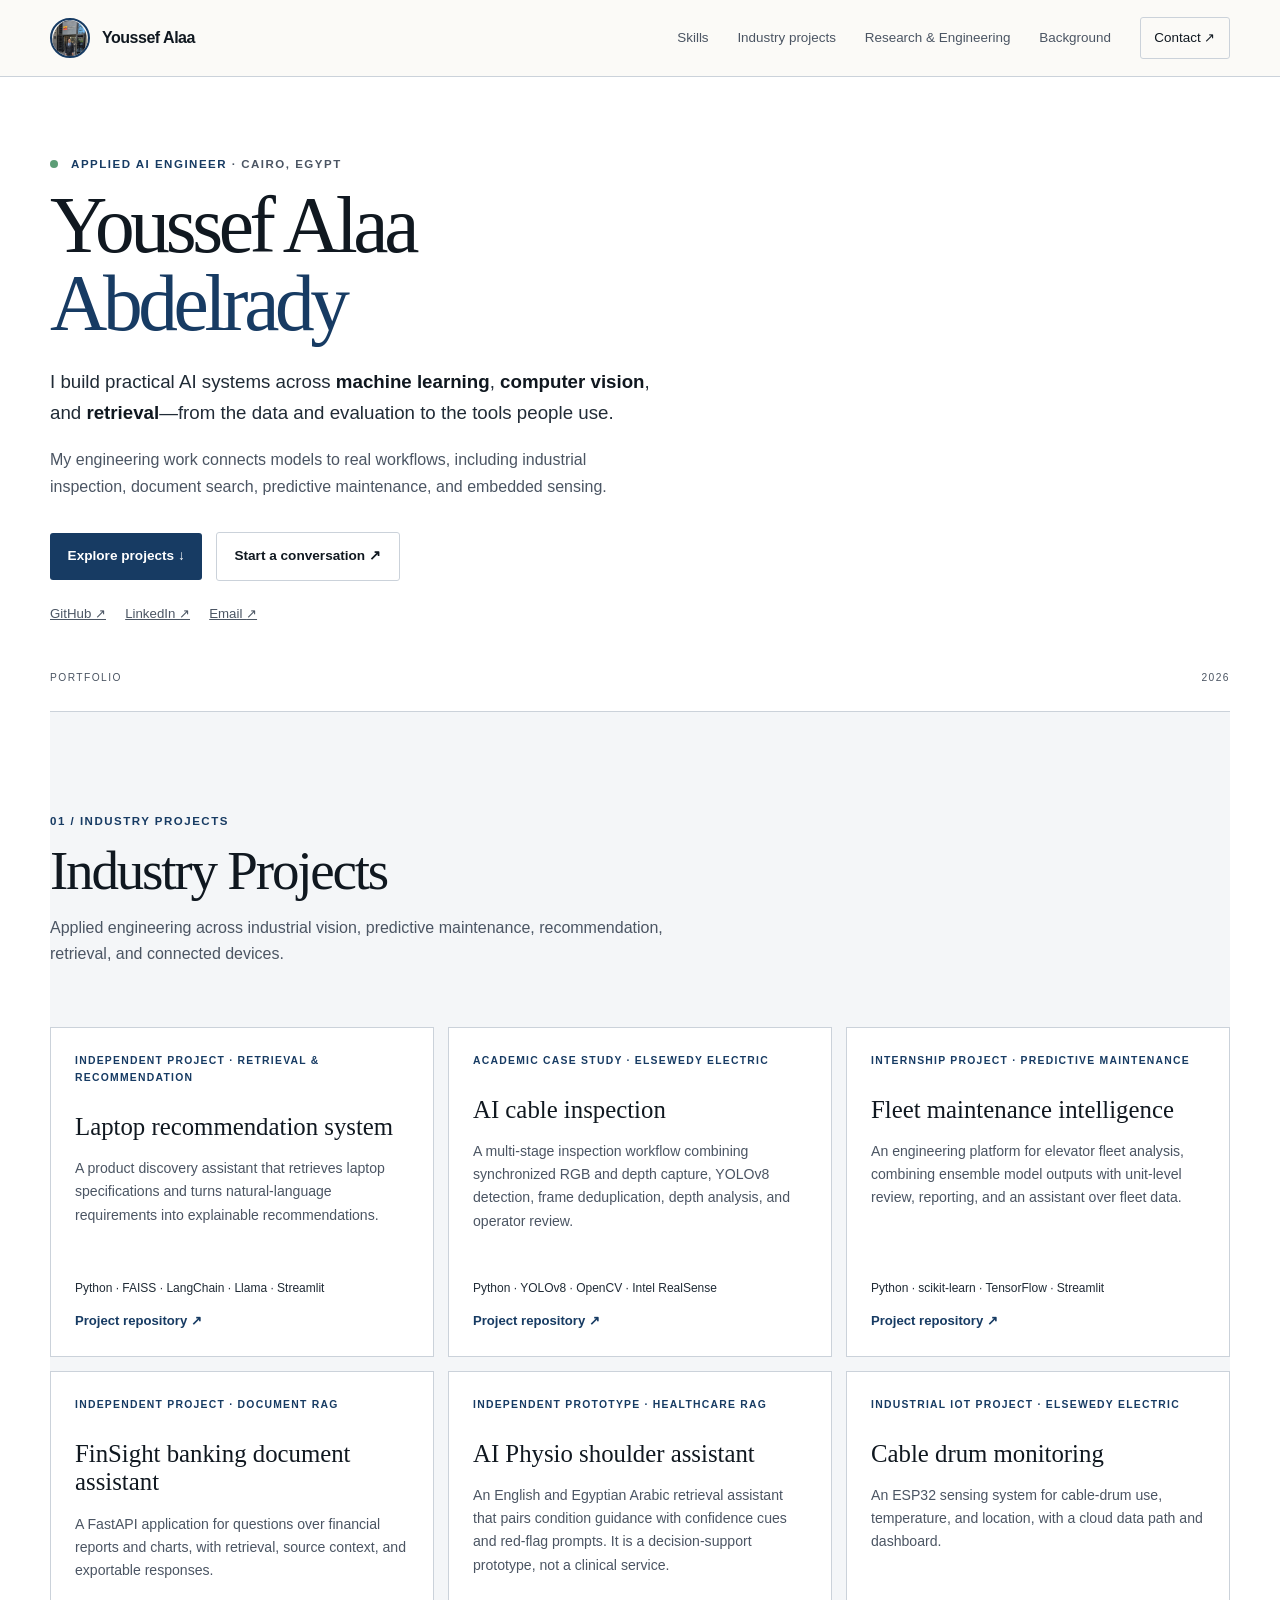
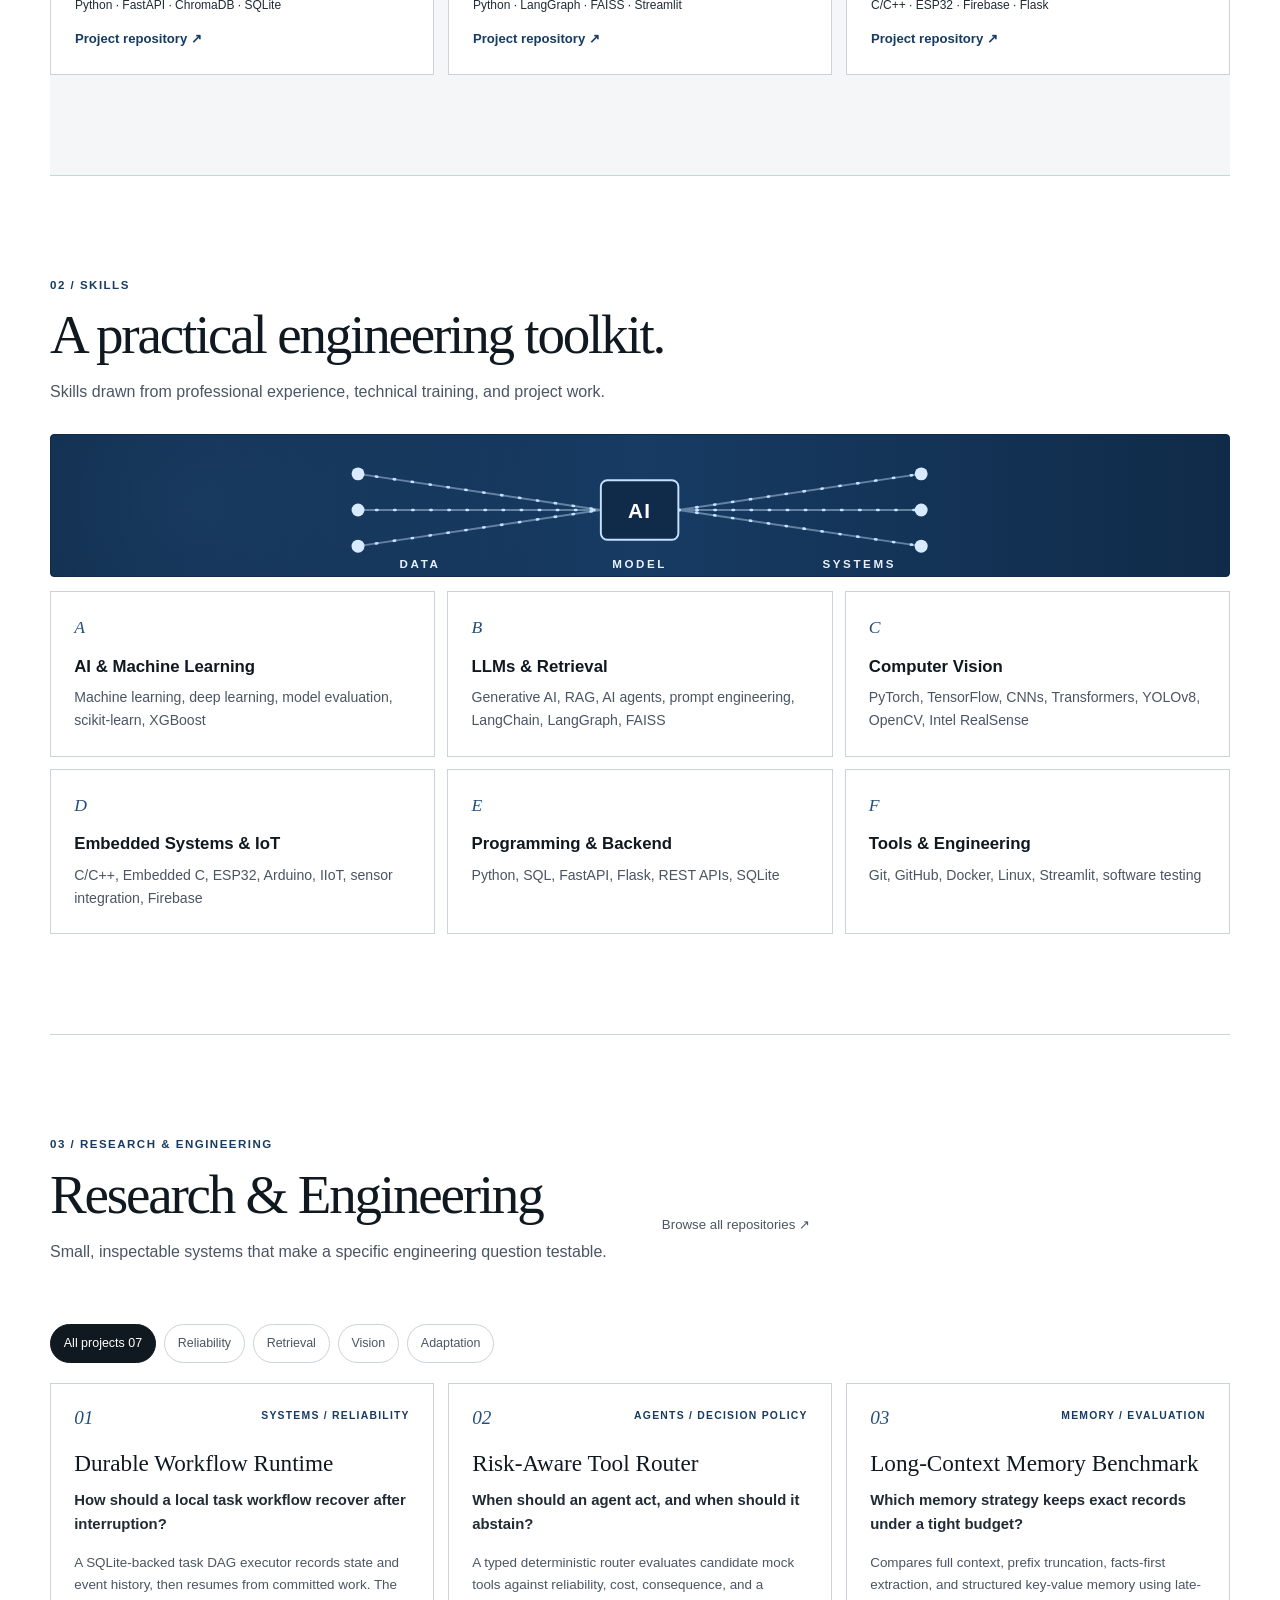
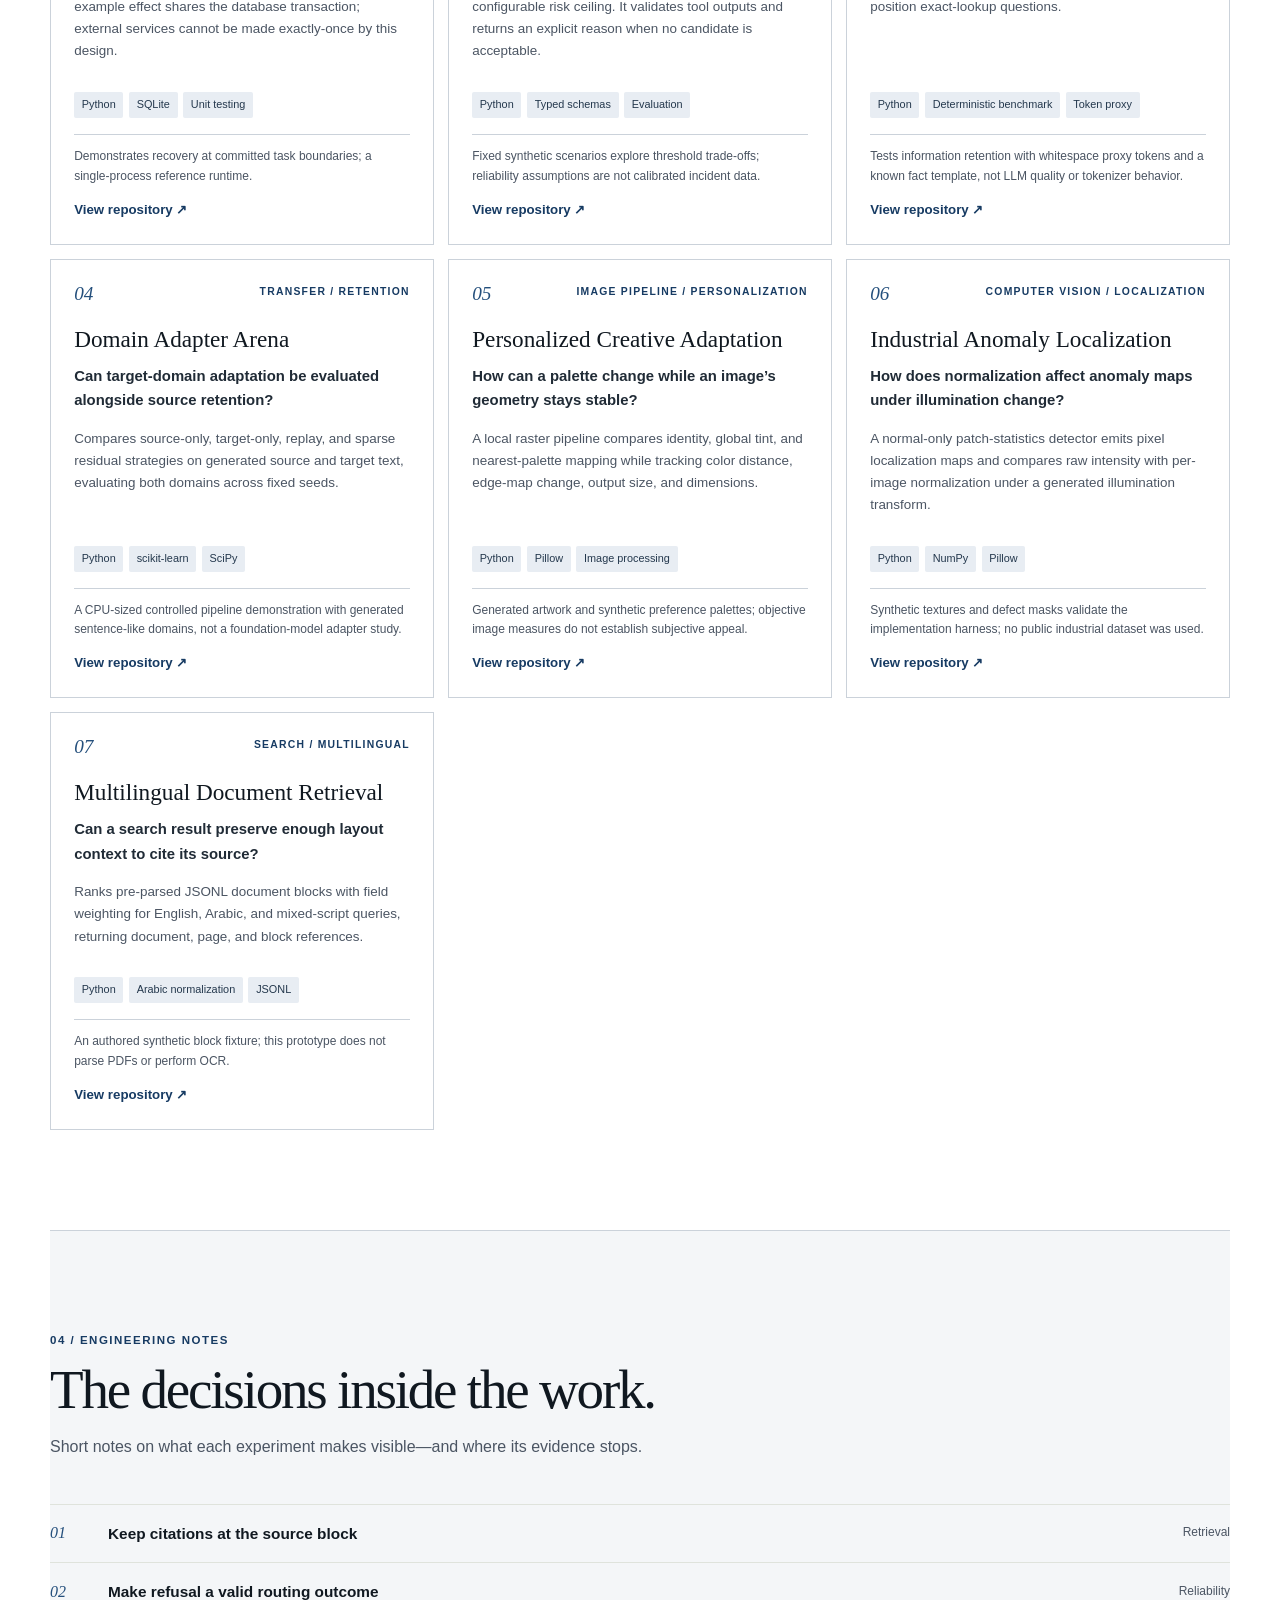
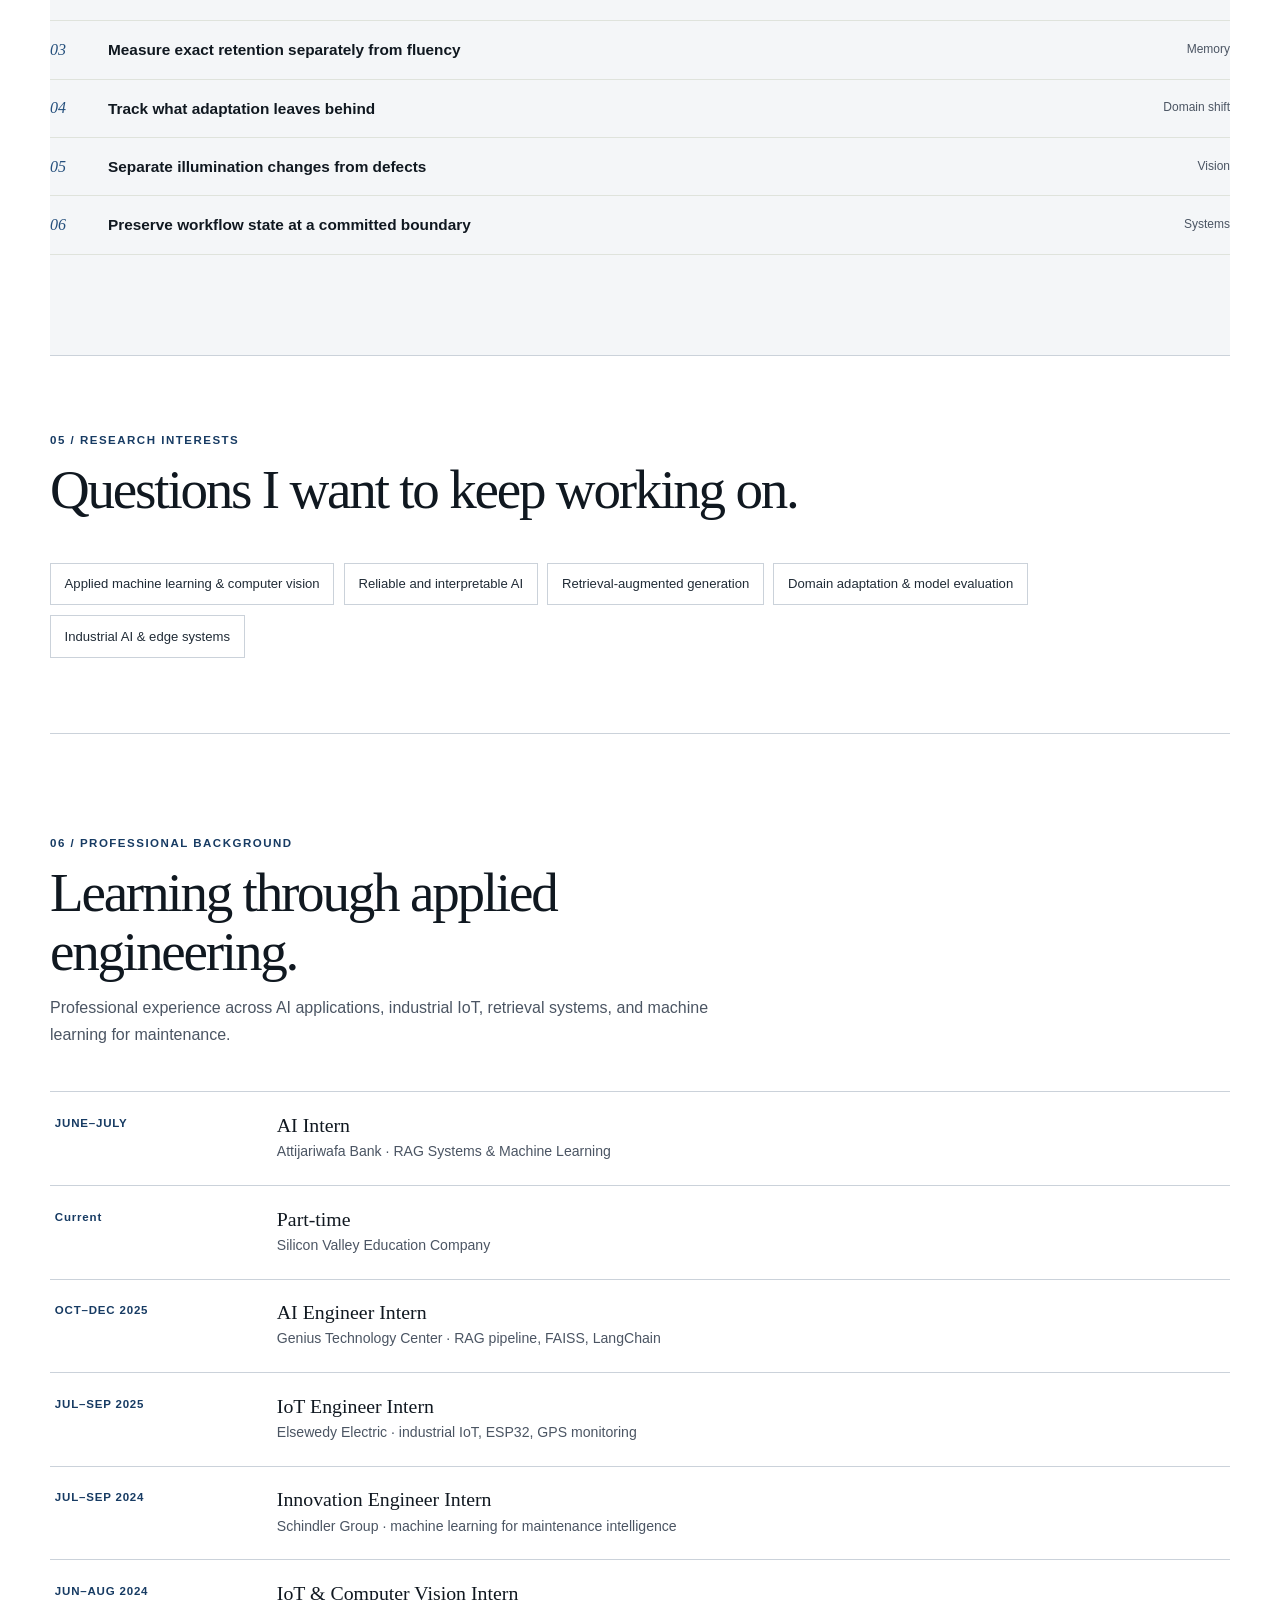
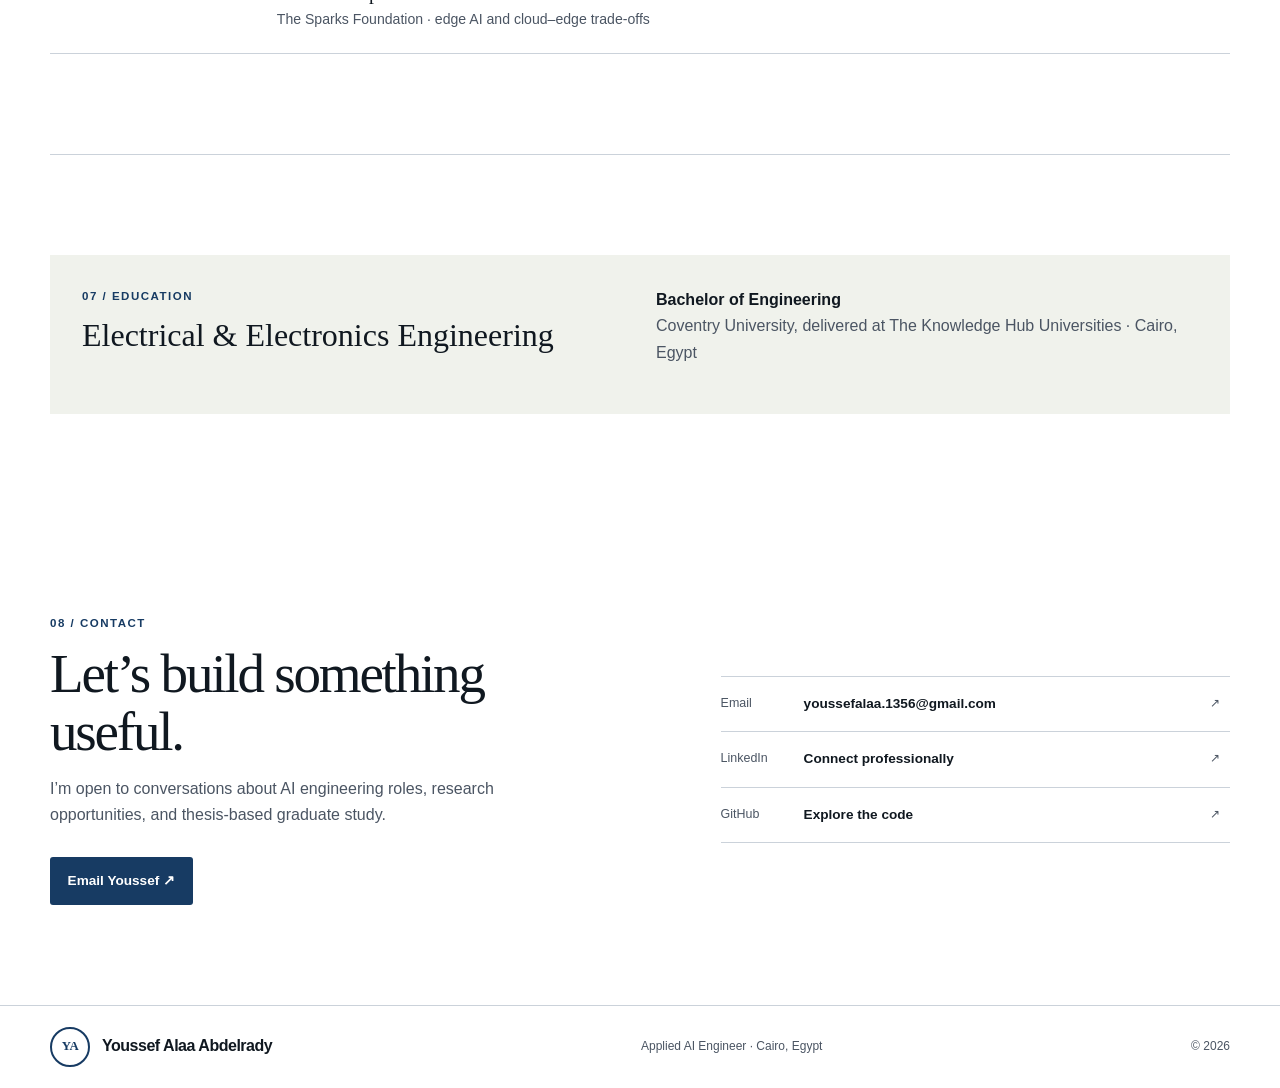
<file: index.html>
<!doctype html>
<html lang="en" class="no-js">
<head>
  <meta charset="utf-8">
  <meta name="viewport" content="width=device-width, initial-scale=1">
  <meta name="theme-color" content="#ffffff">
  <meta name="description" content="Youssef Alaa Abdelrady is an Applied AI Engineer working across machine learning, computer vision, retrieval systems, and practical AI engineering.">
  <meta property="og:type" content="website">
  <meta property="og:title" content="Youssef Alaa Abdelrady — Applied AI Engineer">
  <meta property="og:description" content="Applied AI across computer vision, retrieval systems, machine learning, and engineering for real-world use.">
  <meta property="og:url" content="https://youssef-al-eng.github.io/">
  <meta property="og:site_name" content="Youssef Alaa Abdelrady">
  <link rel="canonical" href="https://youssef-al-eng.github.io/">
  <link rel="icon" href="favicon.svg?v=portfolio-v3" type="image/svg+xml">
  <title>Youssef Alaa Abdelrady — Applied AI Engineer</title>
  <link rel="stylesheet" href="style.css?v=portfolio-v5">
  <script src="nav.js?v=portfolio-v4" defer></script>
</head>
<body>
  <a class="skip-link" href="#main">Skip to content</a>
  <header class="site-header">
    <div class="header-inner">
      <a class="wordmark" href="#home" aria-label="Youssef Alaa Abdelrady, home"><span class="wordmark-mark"><img src="assets/profile-photo.jpg?v=portfolio-v3" alt="" width="40" height="40"></span><span>Youssef Alaa</span></a>
      <button class="nav-toggle" type="button" aria-label="Open navigation" aria-expanded="false" aria-controls="site-nav"><span></span><span></span></button>
      <nav class="site-nav" id="site-nav" aria-label="Main navigation">
        <a href="#skills">Skills</a><a href="#applied-work">Industry projects</a><a href="#projects">Research &amp; Engineering</a><a href="#experience">Background</a><a class="nav-contact" href="#contact">Contact <span aria-hidden="true">↗</span></a>
      </nav>
    </div>
  </header>

  <main id="main">
    <section class="hero section-shell" id="home" aria-labelledby="hero-title">
      <div class="hero-copy">
        <p class="eyebrow"><span class="status-dot" aria-hidden="true"></span> Applied AI Engineer <span class="eyebrow-location">· Cairo, Egypt</span></p>
        <h1 id="hero-title">Youssef Alaa <span>Abdelrady</span></h1>
        <p class="hero-lede">I build practical AI systems across <strong>machine learning</strong>, <strong>computer vision</strong>, and <strong>retrieval</strong>—from the data and evaluation to the tools people use.</p>
        <p class="hero-support">My engineering work connects models to real workflows, including industrial inspection, document search, predictive maintenance, and embedded sensing.</p>
        <div class="hero-actions"><a class="button button-primary" href="#projects">Explore projects <span aria-hidden="true">↓</span></a><a class="button button-quiet" href="mailto:youssefalaa.1356@gmail.com">Start a conversation <span aria-hidden="true">↗</span></a></div>
        <div class="social-links" aria-label="Professional links"><a href="https://github.com/Youssef-Al-eng" target="_blank" rel="noopener noreferrer">GitHub <span aria-hidden="true">↗</span></a><a href="https://www.linkedin.com/in/youssef-alaa-334581406/" target="_blank" rel="noopener noreferrer">LinkedIn <span aria-hidden="true">↗</span></a><a href="mailto:youssefalaa.1356@gmail.com">Email <span aria-hidden="true">↗</span></a></div>
      </div>
      <div class="hero-index" aria-hidden="true"><span>PORTFOLIO</span><span>2026</span></div>
    </section>

    <section class="section-shell section-block applied-section" id="applied-work" aria-labelledby="applied-title">
      <div class="section-heading section-heading-row"><div><p class="eyebrow">01 / Industry projects</p><h2 id="applied-title">Industry Projects</h2><p class="section-intro">Applied engineering across industrial vision, predictive maintenance, recommendation, retrieval, and connected devices.</p></div></div>
      <div class="applied-grid">
        <article class="applied-card"><p class="work-label">INDEPENDENT PROJECT · RETRIEVAL &amp; RECOMMENDATION</p><h3>Laptop recommendation system</h3><p>A product discovery assistant that retrieves laptop specifications and turns natural-language requirements into explainable recommendations.</p><p class="tags">Python · FAISS · LangChain · Llama · Streamlit</p><a href="https://github.com/Youssef-Al-eng/Laptop-recommendation-system" target="_blank" rel="noopener noreferrer">Project repository ↗</a></article>
        <article class="applied-card"><p class="work-label">ACADEMIC CASE STUDY · ELSEWEDY ELECTRIC</p><h3>AI cable inspection</h3><p>A multi-stage inspection workflow combining synchronized RGB and depth capture, YOLOv8 detection, frame deduplication, depth analysis, and operator review.</p><p class="tags">Python · YOLOv8 · OpenCV · Intel RealSense</p><a href="https://github.com/Youssef-Al-eng/Smart-Cable-Inspection-System-ElSewedy-Defect-Detection" target="_blank" rel="noopener noreferrer">Project repository ↗</a></article>
        <article class="applied-card"><p class="work-label">INTERNSHIP PROJECT · PREDICTIVE MAINTENANCE</p><h3>Fleet maintenance intelligence</h3><p>An engineering platform for elevator fleet analysis, combining ensemble model outputs with unit-level review, reporting, and an assistant over fleet data.</p><p class="tags">Python · scikit-learn · TensorFlow · Streamlit</p><a href="https://github.com/Youssef-Al-eng/Schindler-AI-Maintenance-Intelligence-Platform" target="_blank" rel="noopener noreferrer">Project repository ↗</a></article>
        <article class="applied-card"><p class="work-label">INDEPENDENT PROJECT · DOCUMENT RAG</p><h3>FinSight banking document assistant</h3><p>A FastAPI application for questions over financial reports and charts, with retrieval, source context, and exportable responses.</p><p class="tags">Python · FastAPI · ChromaDB · SQLite</p><a href="https://github.com/Youssef-Al-eng/Banking-Rag-Agent" target="_blank" rel="noopener noreferrer">Project repository ↗</a></article>
        <article class="applied-card"><p class="work-label">INDEPENDENT PROTOTYPE · HEALTHCARE RAG</p><h3>AI Physio shoulder assistant</h3><p>An English and Egyptian Arabic retrieval assistant that pairs condition guidance with confidence cues and red-flag prompts. It is a decision-support prototype, not a clinical service.</p><p class="tags">Python · LangGraph · FAISS · Streamlit</p><a href="https://github.com/Youssef-Al-eng/AI-Physio-Shoulder-CDS" target="_blank" rel="noopener noreferrer">Project repository ↗</a></article>
        <article class="applied-card"><p class="work-label">INDUSTRIAL IOT PROJECT · ELSEWEDY ELECTRIC</p><h3>Cable drum monitoring</h3><p>An ESP32 sensing system for cable-drum use, temperature, and location, with a cloud data path and dashboard.</p><p class="tags">C/C++ · ESP32 · Firebase · Flask</p><a href="https://github.com/Youssef-Al-eng/Smart-Cable-Drum-Monitoring-System" target="_blank" rel="noopener noreferrer">Project repository ↗</a></article>
      </div>
    </section>

    <section class="section-shell section-block skills-section" id="skills" aria-labelledby="skills-title">
      <div class="section-heading"><p class="eyebrow">02 / Skills</p><h2 id="skills-title">A practical engineering toolkit.</h2><p class="section-intro">Skills drawn from professional experience, technical training, and project work.</p></div>
      <div class="skills-network" aria-hidden="true">
        <svg viewBox="0 0 520 96" role="presentation" focusable="false">
          <path class="network-wire" d="M42 20 230 48M42 48H230M42 76 230 48M290 48 478 20M290 48H478M290 48 478 76" />
          <path class="network-flow" d="M42 20 230 48M42 48H230M42 76 230 48M290 48 478 20M290 48H478M290 48 478 76" />
          <circle class="network-node" cx="42" cy="20" r="5"/><circle class="network-node" cx="42" cy="48" r="5"/><circle class="network-node" cx="42" cy="76" r="5"/>
          <rect class="network-core" x="230" y="25" width="60" height="46" rx="5"/><text class="network-core-label" x="260" y="54" text-anchor="middle">AI</text>
          <circle class="network-node" cx="478" cy="20" r="5"/><circle class="network-node" cx="478" cy="48" r="5"/><circle class="network-node" cx="478" cy="76" r="5"/>
          <text class="network-label" x="90" y="93" text-anchor="middle">DATA</text><text class="network-label" x="260" y="93" text-anchor="middle">MODEL</text><text class="network-label" x="430" y="93" text-anchor="middle">SYSTEMS</text>
        </svg>
      </div>
      <div class="skills-grid">
        <article class="skills-card"><span class="card-index">A</span><h3>AI &amp; Machine Learning</h3><p>Machine learning, deep learning, model evaluation, scikit-learn, XGBoost</p></article>
        <article class="skills-card"><span class="card-index">B</span><h3>LLMs &amp; Retrieval</h3><p>Generative AI, RAG, AI agents, prompt engineering, LangChain, LangGraph, FAISS</p></article>
        <article class="skills-card"><span class="card-index">C</span><h3>Computer Vision</h3><p>PyTorch, TensorFlow, CNNs, Transformers, YOLOv8, OpenCV, Intel RealSense</p></article>
        <article class="skills-card"><span class="card-index">D</span><h3>Embedded Systems &amp; IoT</h3><p>C/C++, Embedded C, ESP32, Arduino, IIoT, sensor integration, Firebase</p></article>
        <article class="skills-card"><span class="card-index">E</span><h3>Programming &amp; Backend</h3><p>Python, SQL, FastAPI, Flask, REST APIs, SQLite</p></article>
        <article class="skills-card"><span class="card-index">F</span><h3>Tools &amp; Engineering</h3><p>Git, GitHub, Docker, Linux, Streamlit, software testing</p></article>
      </div>
    </section>

    <section class="section-shell section-block projects-section" id="projects" aria-labelledby="projects-title">
      <div class="section-heading section-heading-row"><div><p class="eyebrow">03 / Research &amp; engineering</p><h2 id="projects-title">Research &amp; Engineering</h2><p class="section-intro">Small, inspectable systems that make a specific engineering question testable.</p></div><a class="text-link" href="https://github.com/Youssef-Al-eng?tab=repositories" target="_blank" rel="noopener noreferrer">Browse all repositories <span aria-hidden="true">↗</span></a></div>
      <div class="project-filters" role="group" aria-label="Filter research projects">
        <button type="button" data-filter="all" aria-pressed="true">All projects <span>07</span></button><button type="button" data-filter="reliability" aria-pressed="false">Reliability</button><button type="button" data-filter="retrieval" aria-pressed="false">Retrieval</button><button type="button" data-filter="vision" aria-pressed="false">Vision</button><button type="button" data-filter="adaptation" aria-pressed="false">Adaptation</button>
      </div>
      <div class="project-grid">
        <article class="project-card" data-category="reliability">
          <div class="project-topline"><span class="project-number">01</span><span class="project-type">SYSTEMS / RELIABILITY</span></div><h3>Durable Workflow Runtime</h3><p class="project-question">How should a local task workflow recover after interruption?</p><p>A SQLite-backed task DAG executor records state and event history, then resumes from committed work. The example effect shares the database transaction; external services cannot be made exactly-once by this design.</p><div class="tag-list"><span>Python</span><span>SQLite</span><span>Unit testing</span></div><p class="evidence-note">Demonstrates recovery at committed task boundaries; a single-process reference runtime.</p><a class="project-link" href="https://github.com/Youssef-Al-eng/durable-workflow-runtime" target="_blank" rel="noopener noreferrer">View repository <span aria-hidden="true">↗</span></a>
        </article>
        <article class="project-card" data-category="reliability">
          <div class="project-topline"><span class="project-number">02</span><span class="project-type">AGENTS / DECISION POLICY</span></div><h3>Risk-Aware Tool Router</h3><p class="project-question">When should an agent act, and when should it abstain?</p><p>A typed deterministic router evaluates candidate mock tools against reliability, cost, consequence, and a configurable risk ceiling. It validates tool outputs and returns an explicit reason when no candidate is acceptable.</p><div class="tag-list"><span>Python</span><span>Typed schemas</span><span>Evaluation</span></div><p class="evidence-note">Fixed synthetic scenarios explore threshold trade-offs; reliability assumptions are not calibrated incident data.</p><a class="project-link" href="https://github.com/Youssef-Al-eng/risk-aware-tool-router" target="_blank" rel="noopener noreferrer">View repository <span aria-hidden="true">↗</span></a>
        </article>
        <article class="project-card" data-category="retrieval">
          <div class="project-topline"><span class="project-number">03</span><span class="project-type">MEMORY / EVALUATION</span></div><h3>Long-Context Memory Benchmark</h3><p class="project-question">Which memory strategy keeps exact records under a tight budget?</p><p>Compares full context, prefix truncation, facts-first extraction, and structured key-value memory using late-position exact-lookup questions.</p><div class="tag-list"><span>Python</span><span>Deterministic benchmark</span><span>Token proxy</span></div><p class="evidence-note">Tests information retention with whitespace proxy tokens and a known fact template, not LLM quality or tokenizer behavior.</p><a class="project-link" href="https://github.com/Youssef-Al-eng/long-context-memory-benchmark" target="_blank" rel="noopener noreferrer">View repository <span aria-hidden="true">↗</span></a>
        </article>
        <article class="project-card" data-category="adaptation">
          <div class="project-topline"><span class="project-number">04</span><span class="project-type">TRANSFER / RETENTION</span></div><h3>Domain Adapter Arena</h3><p class="project-question">Can target-domain adaptation be evaluated alongside source retention?</p><p>Compares source-only, target-only, replay, and sparse residual strategies on generated source and target text, evaluating both domains across fixed seeds.</p><div class="tag-list"><span>Python</span><span>scikit-learn</span><span>SciPy</span></div><p class="evidence-note">A CPU-sized controlled pipeline demonstration with generated sentence-like domains, not a foundation-model adapter study.</p><a class="project-link" href="https://github.com/Youssef-Al-eng/domain-adapter-arena" target="_blank" rel="noopener noreferrer">View repository <span aria-hidden="true">↗</span></a>
        </article>
        <article class="project-card" data-category="vision adaptation">
          <div class="project-topline"><span class="project-number">05</span><span class="project-type">IMAGE PIPELINE / PERSONALIZATION</span></div><h3>Personalized Creative Adaptation</h3><p class="project-question">How can a palette change while an image’s geometry stays stable?</p><p>A local raster pipeline compares identity, global tint, and nearest-palette mapping while tracking color distance, edge-map change, output size, and dimensions.</p><div class="tag-list"><span>Python</span><span>Pillow</span><span>Image processing</span></div><p class="evidence-note">Generated artwork and synthetic preference palettes; objective image measures do not establish subjective appeal.</p><a class="project-link" href="https://github.com/Youssef-Al-eng/personalized-creative-adaptation" target="_blank" rel="noopener noreferrer">View repository <span aria-hidden="true">↗</span></a>
        </article>
        <article class="project-card" data-category="vision">
          <div class="project-topline"><span class="project-number">06</span><span class="project-type">COMPUTER VISION / LOCALIZATION</span></div><h3>Industrial Anomaly Localization</h3><p class="project-question">How does normalization affect anomaly maps under illumination change?</p><p>A normal-only patch-statistics detector emits pixel localization maps and compares raw intensity with per-image normalization under a generated illumination transform.</p><div class="tag-list"><span>Python</span><span>NumPy</span><span>Pillow</span></div><p class="evidence-note">Synthetic textures and defect masks validate the implementation harness; no public industrial dataset was used.</p><a class="project-link" href="https://github.com/Youssef-Al-eng/industrial-anomaly-localization" target="_blank" rel="noopener noreferrer">View repository <span aria-hidden="true">↗</span></a>
        </article>
        <article class="project-card" data-category="retrieval">
          <div class="project-topline"><span class="project-number">07</span><span class="project-type">SEARCH / MULTILINGUAL</span></div><h3>Multilingual Document Retrieval</h3><p class="project-question">Can a search result preserve enough layout context to cite its source?</p><p>Ranks pre-parsed JSONL document blocks with field weighting for English, Arabic, and mixed-script queries, returning document, page, and block references.</p><div class="tag-list"><span>Python</span><span>Arabic normalization</span><span>JSONL</span></div><p class="evidence-note">An authored synthetic block fixture; this prototype does not parse PDFs or perform OCR.</p><a class="project-link" href="https://github.com/Youssef-Al-eng/multilingual-document-retrieval" target="_blank" rel="noopener noreferrer">View repository <span aria-hidden="true">↗</span></a>
        </article>
      </div>
      <p class="filter-status" aria-live="polite" aria-atomic="true"></p>
    </section>

    <section class="section-shell section-block deep-dive-section" id="deep-dives" aria-labelledby="deep-dives-title">
      <div class="section-heading"><p class="eyebrow">04 / Engineering notes</p><h2 id="deep-dives-title">The decisions inside the work.</h2><p class="section-intro">Short notes on what each experiment makes visible—and where its evidence stops.</p></div>
      <div class="deep-dive-list">
        <details><summary><span>01</span><strong>Keep citations at the source block</strong><span class="summary-domain">Retrieval</span></summary><p>Multilingual Document Retrieval returns document, page, and block identifiers from pre-parsed content. Keeping the citation attached to the retrieved unit makes the answer easier to inspect; it does not prove broad retrieval quality or replace document parsing and OCR.</p></details>
        <details><summary><span>02</span><strong>Make refusal a valid routing outcome</strong><span class="summary-domain">Reliability</span></summary><p>The Risk-Aware Tool Router applies an explicit ceiling to candidate tool risk and can abstain with a reason. This makes the policy observable and testable, while the synthetic scenario assumptions remain a clear limit on what the evaluation can claim.</p></details>
        <details><summary><span>03</span><strong>Measure exact retention separately from fluency</strong><span class="summary-domain">Memory</span></summary><p>The Long-Context Memory Benchmark asks whether exact records survive a compression budget. Its whitespace-token proxy and known fact template are useful for isolating retention mechanics, not for predicting how an LLM summarizes or answers.</p></details>
        <details><summary><span>04</span><strong>Track what adaptation leaves behind</strong><span class="summary-domain">Domain shift</span></summary><p>Domain Adapter Arena measures source and target test sets together. The pairing makes source retention visible beside target adaptation in its generated text domains, without implying generalization to licensed corpora or large pretrained models.</p></details>
        <details><summary><span>05</span><strong>Separate illumination changes from defects</strong><span class="summary-domain">Vision</span></summary><p>Industrial Anomaly Localization compares raw pixel statistics with per-image normalization after a generated global illumination transform. Pixel maps expose where the detector responds, while synthetic imagery keeps the result at implementation-demonstration scope.</p></details>
        <details><summary><span>06</span><strong>Preserve workflow state at a committed boundary</strong><span class="summary-domain">Systems</span></summary><p>Durable Workflow Runtime stores task state and append-only events in SQLite, then resumes without repeating recorded local effects. An arbitrary external side effect cannot share that transaction, so the implementation avoids claiming exactly-once behavior for external services.</p></details>
      </div>
    </section>

    <section class="section-shell section-block interests-section" id="interests" aria-labelledby="interests-title">
      <div class="section-heading"><p class="eyebrow">05 / Research interests</p><h2 id="interests-title">Questions I want to keep working on.</h2></div>
      <div class="interest-list"><span>Applied machine learning &amp; computer vision</span><span>Reliable and interpretable AI</span><span>Retrieval-augmented generation</span><span>Domain adaptation &amp; model evaluation</span><span>Industrial AI &amp; edge systems</span></div>
    </section>

    <section class="section-shell section-block background-section" id="experience" aria-labelledby="experience-title">
      <div class="section-heading"><p class="eyebrow">06 / Professional background</p><h2 id="experience-title">Learning through applied engineering.</h2><p class="section-intro">Professional experience across AI applications, industrial IoT, retrieval systems, and machine learning for maintenance.</p></div>
      <div class="timeline">
        <article class="timeline-row"><span class="timeline-date">JUNE–JULY</span><div><h3>AI Intern</h3><p>Attijariwafa Bank · RAG Systems &amp; Machine Learning</p></div></article>
        <article class="timeline-row"><span class="timeline-date">Current</span><div><h3>Part-time</h3><p>Silicon Valley Education Company</p></div></article>
        <article class="timeline-row"><span class="timeline-date">OCT–DEC 2025</span><div><h3>AI Engineer Intern</h3><p>Genius Technology Center · RAG pipeline, FAISS, LangChain</p></div></article>
        <article class="timeline-row"><span class="timeline-date">JUL–SEP 2025</span><div><h3>IoT Engineer Intern</h3><p>Elsewedy Electric · industrial IoT, ESP32, GPS monitoring</p></div></article>
        <article class="timeline-row"><span class="timeline-date">JUL–SEP 2024</span><div><h3>Innovation Engineer Intern</h3><p>Schindler Group · machine learning for maintenance intelligence</p></div></article>
        <article class="timeline-row"><span class="timeline-date">JUN–AUG 2024</span><div><h3>IoT &amp; Computer Vision Intern</h3><p>The Sparks Foundation · edge AI and cloud–edge trade-offs</p></div></article>
      </div>
    </section>

    <section class="section-shell section-block education-section" id="education" aria-labelledby="education-title">
      <div class="education-panel"><div><p class="eyebrow">07 / Education</p><h2 id="education-title">Electrical &amp; Electronics Engineering</h2></div><div><p class="degree-name">Bachelor of Engineering</p><p>Coventry University, delivered at The Knowledge Hub Universities · Cairo, Egypt</p></div></div>
    </section>

    <section class="section-shell contact-section" id="contact" aria-labelledby="contact-title">
      <div class="contact-copy"><p class="eyebrow">08 / Contact</p><h2 id="contact-title">Let’s build something useful.</h2><p>I’m open to conversations about AI engineering roles, research opportunities, and thesis-based graduate study.</p><a class="button button-primary" href="mailto:youssefalaa.1356@gmail.com">Email Youssef <span aria-hidden="true">↗</span></a></div>
      <div class="contact-links"><a href="mailto:youssefalaa.1356@gmail.com"><span>Email</span><strong>youssefalaa.1356@gmail.com</strong><span aria-hidden="true">↗</span></a><a href="https://www.linkedin.com/in/youssef-alaa-334581406/" target="_blank" rel="noopener noreferrer"><span>LinkedIn</span><strong>Connect professionally</strong><span aria-hidden="true">↗</span></a><a href="https://github.com/Youssef-Al-eng" target="_blank" rel="noopener noreferrer"><span>GitHub</span><strong>Explore the code</strong><span aria-hidden="true">↗</span></a></div>
    </section>
  </main>
  <footer class="site-footer"><div class="footer-inner"><a class="wordmark" href="#home"><span class="wordmark-mark" aria-hidden="true">YA</span><span>Youssef Alaa Abdelrady</span></a><span>Applied AI Engineer · Cairo, Egypt</span><span>© <span id="current-year">2026</span></span></div></footer>
</body>
</html>
</file>
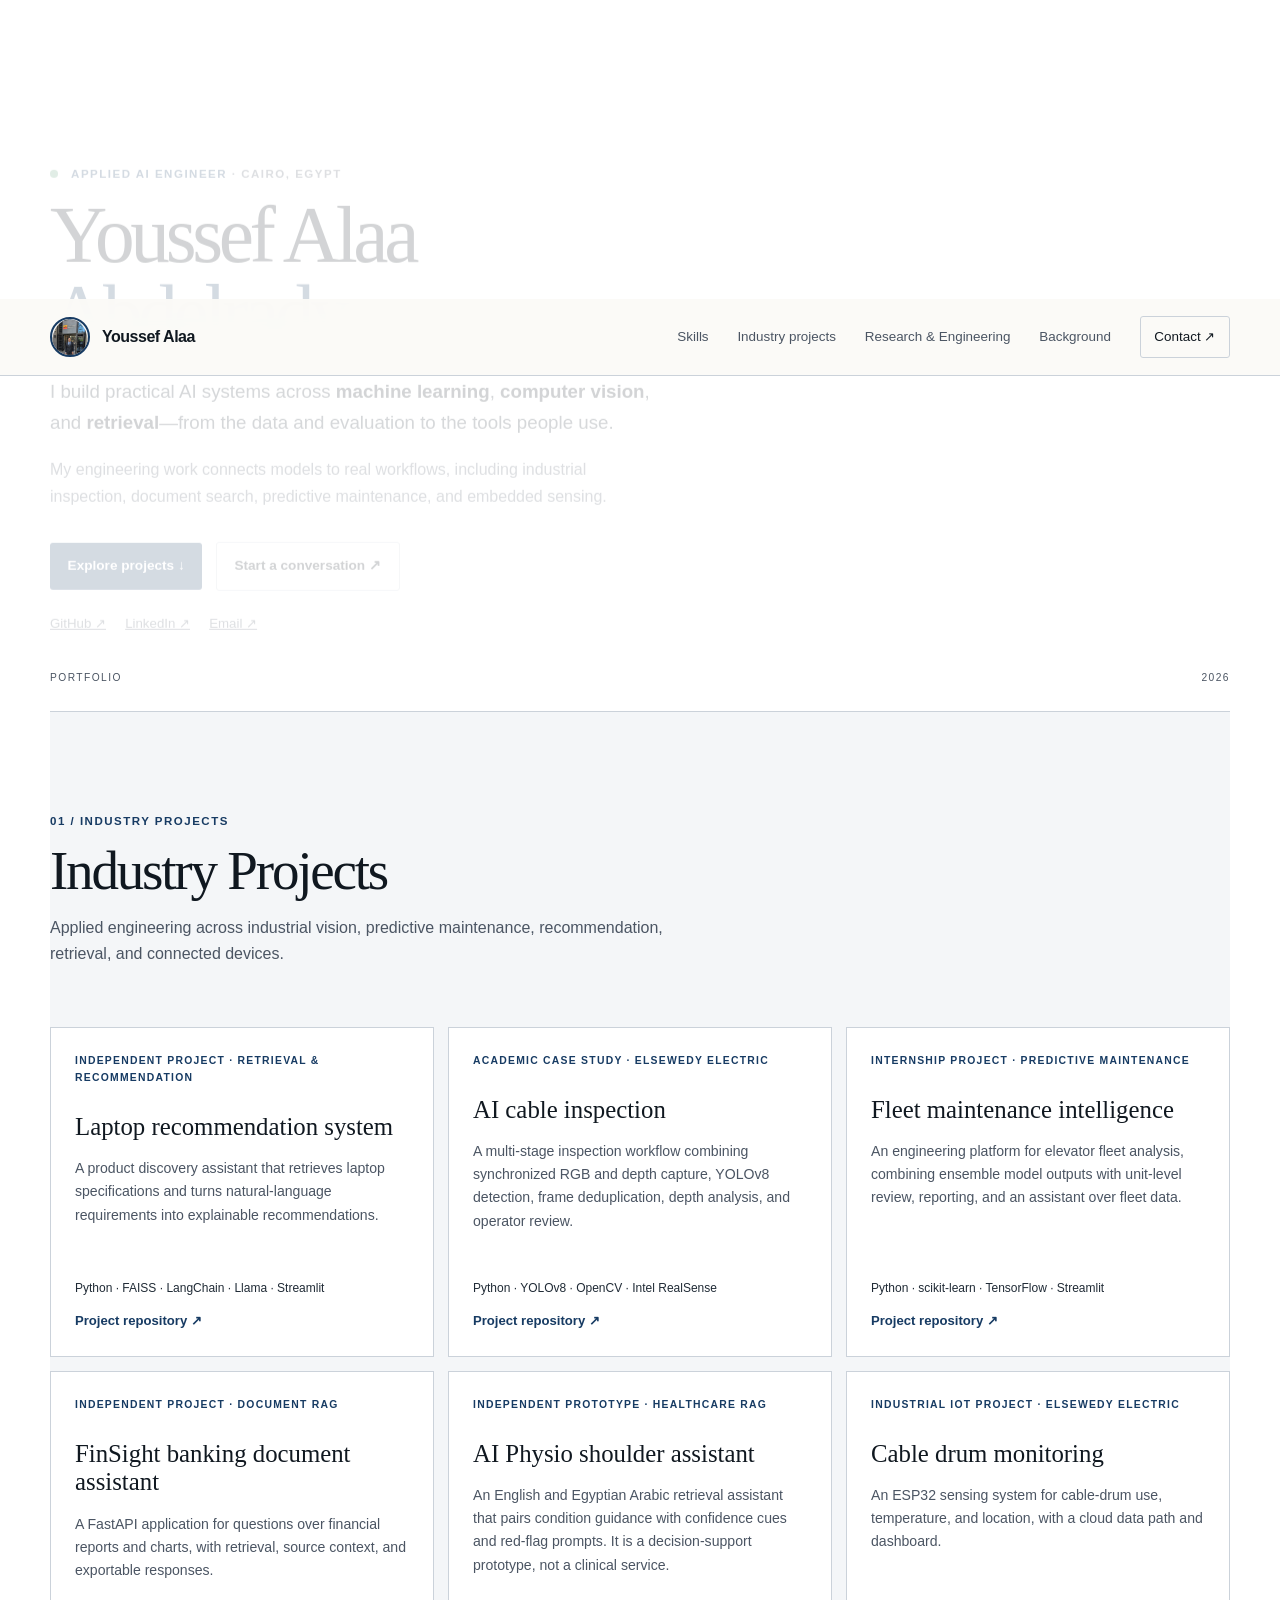
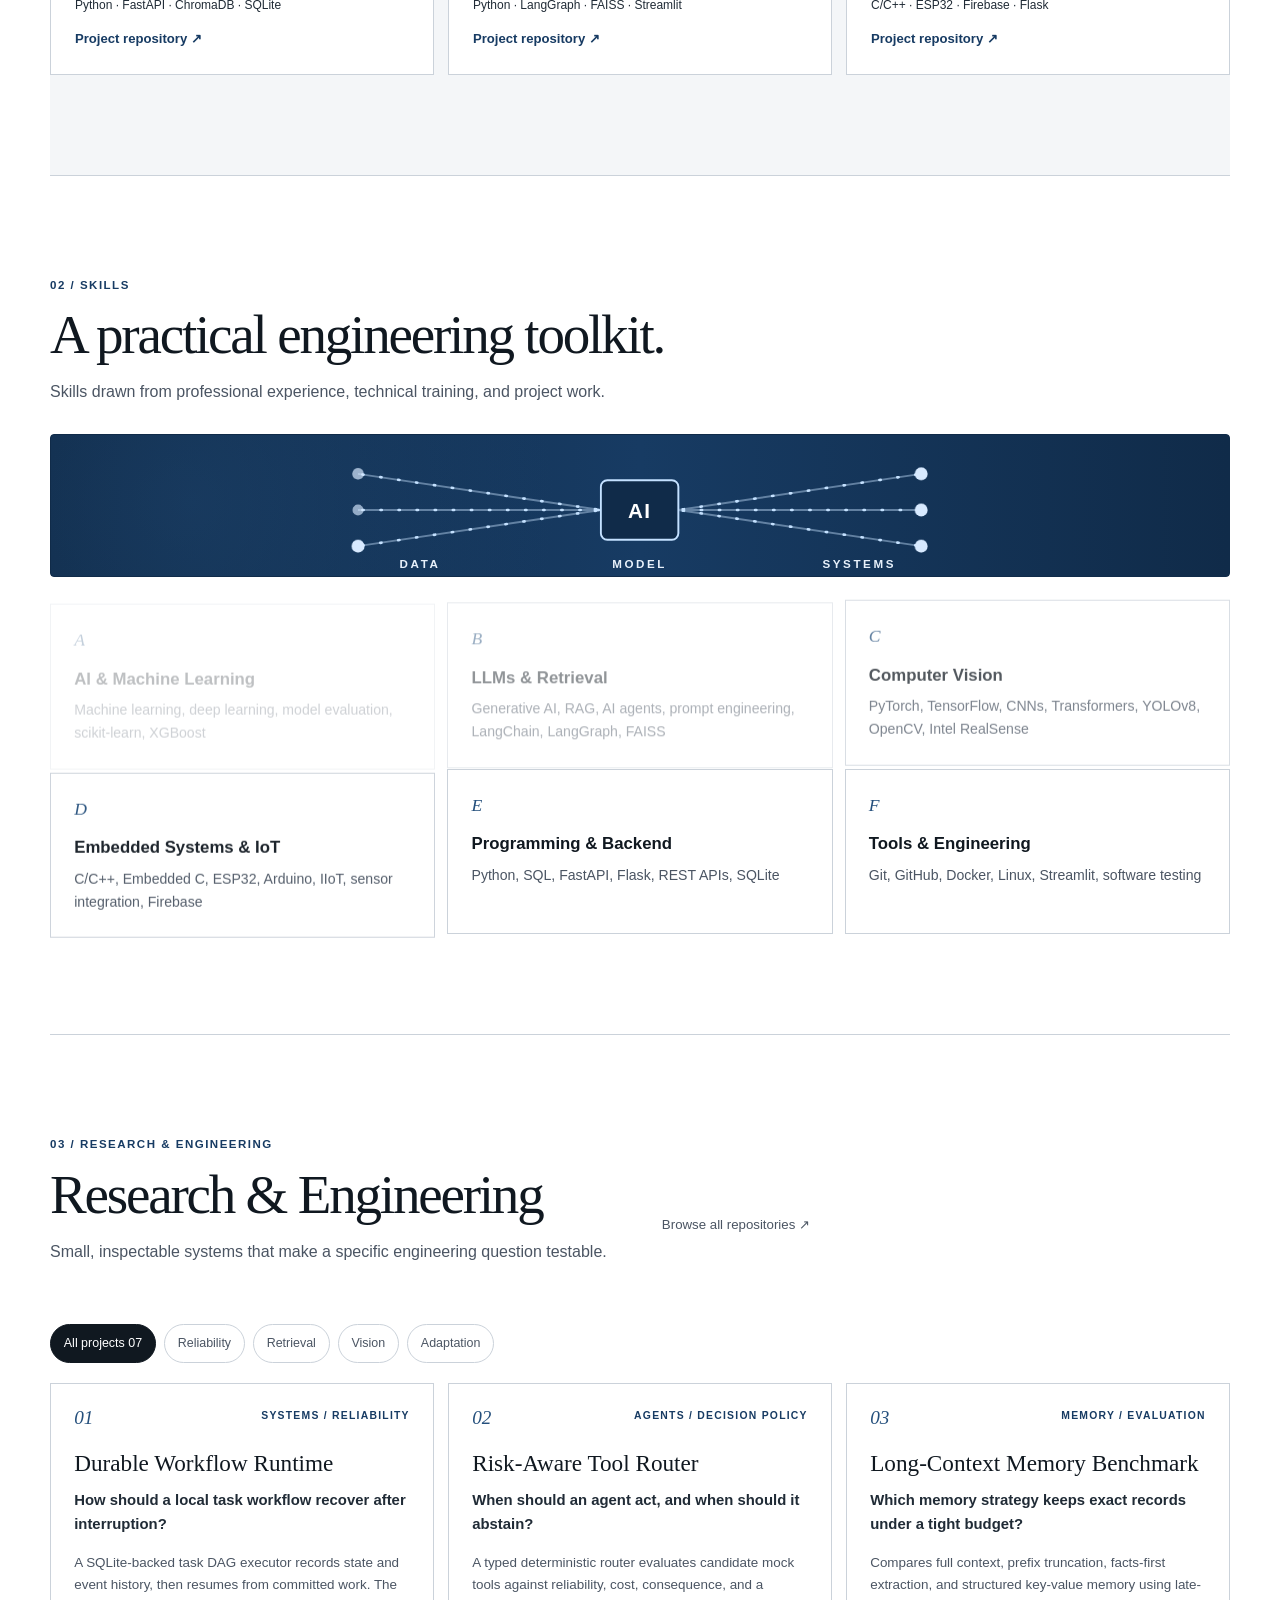
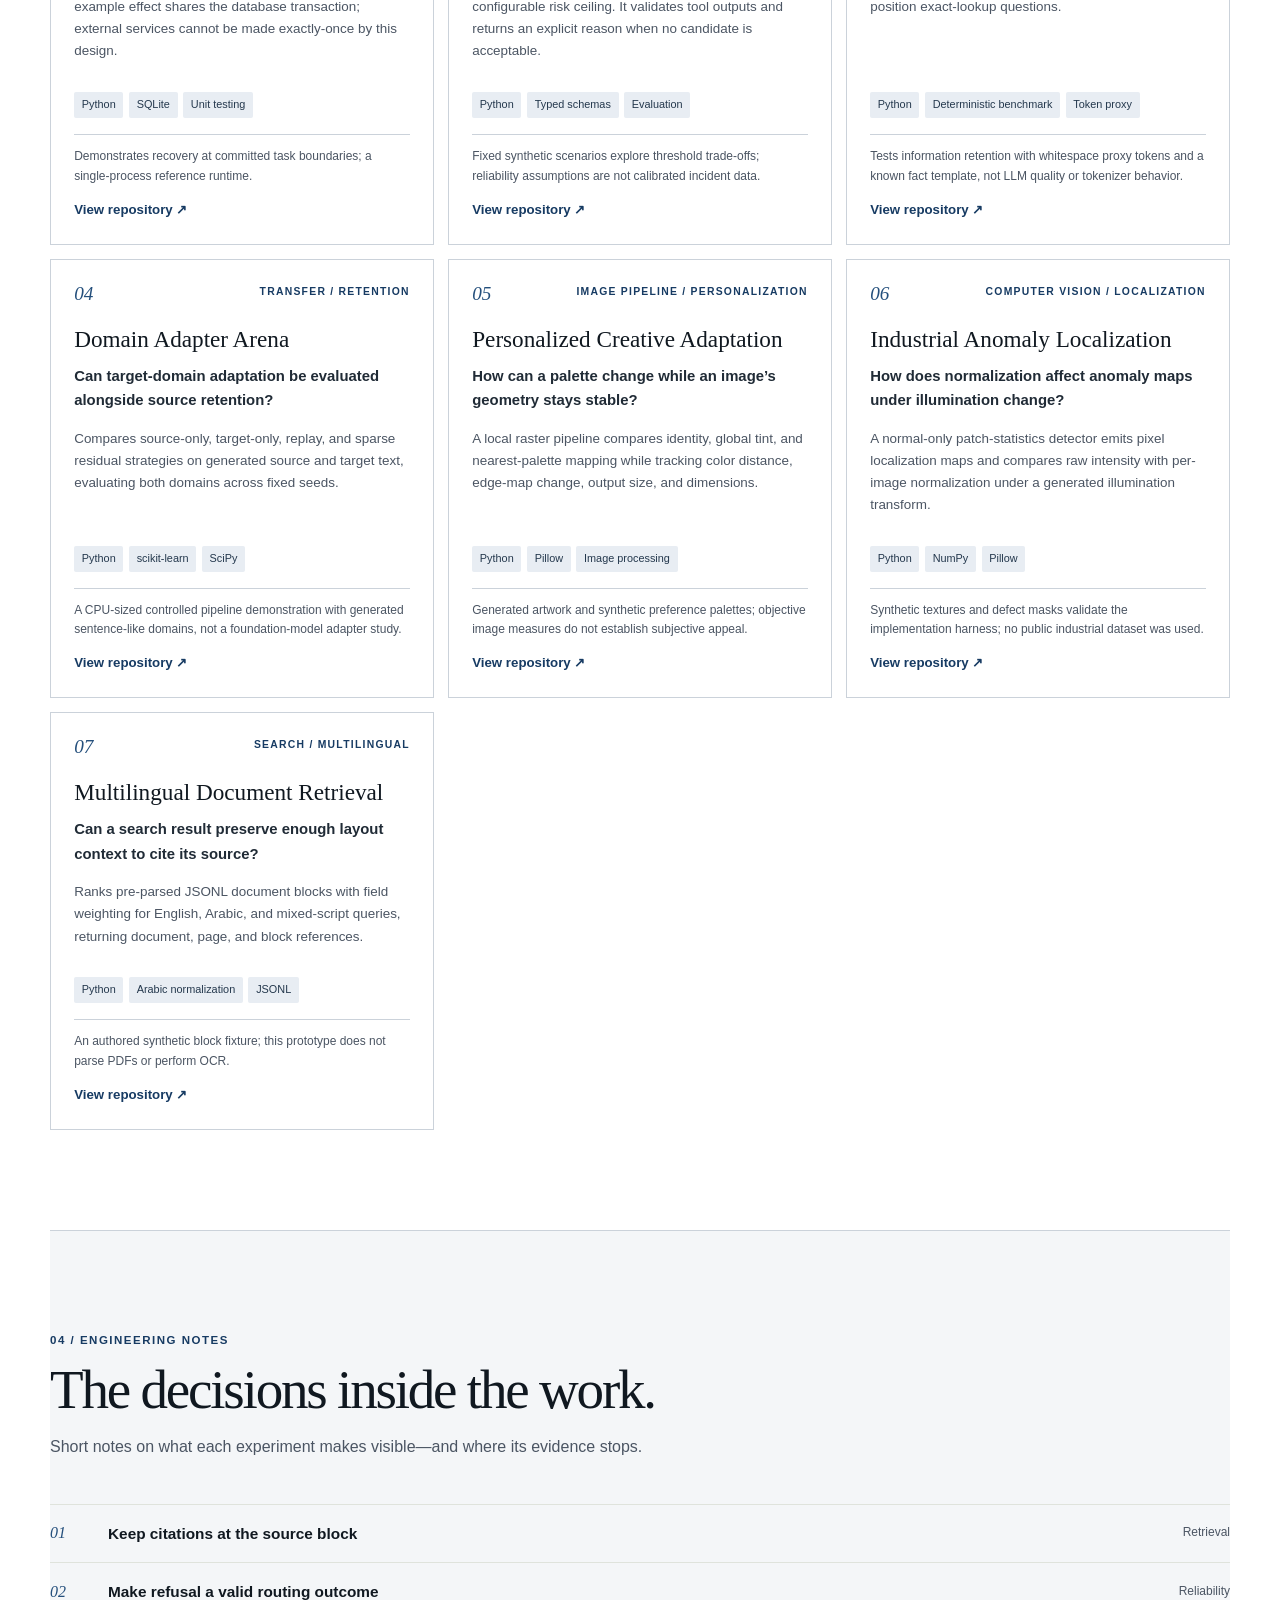
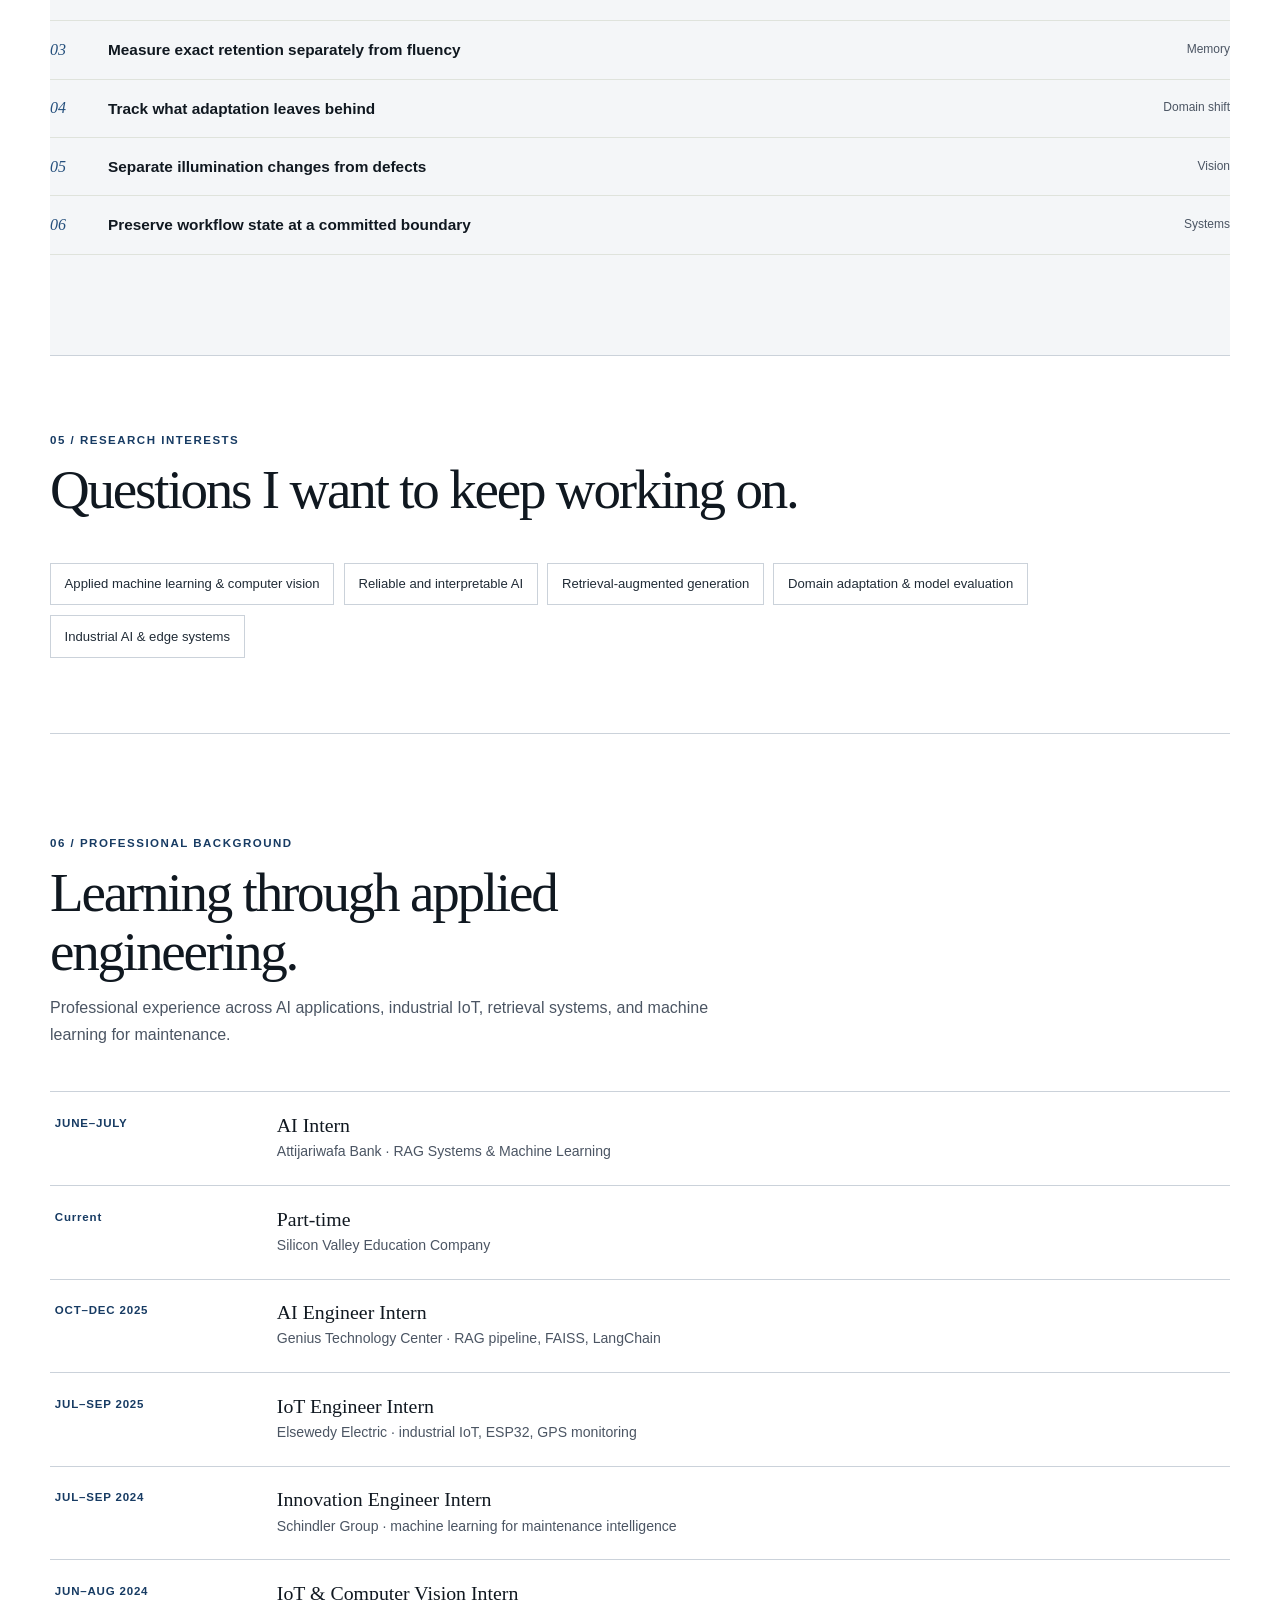
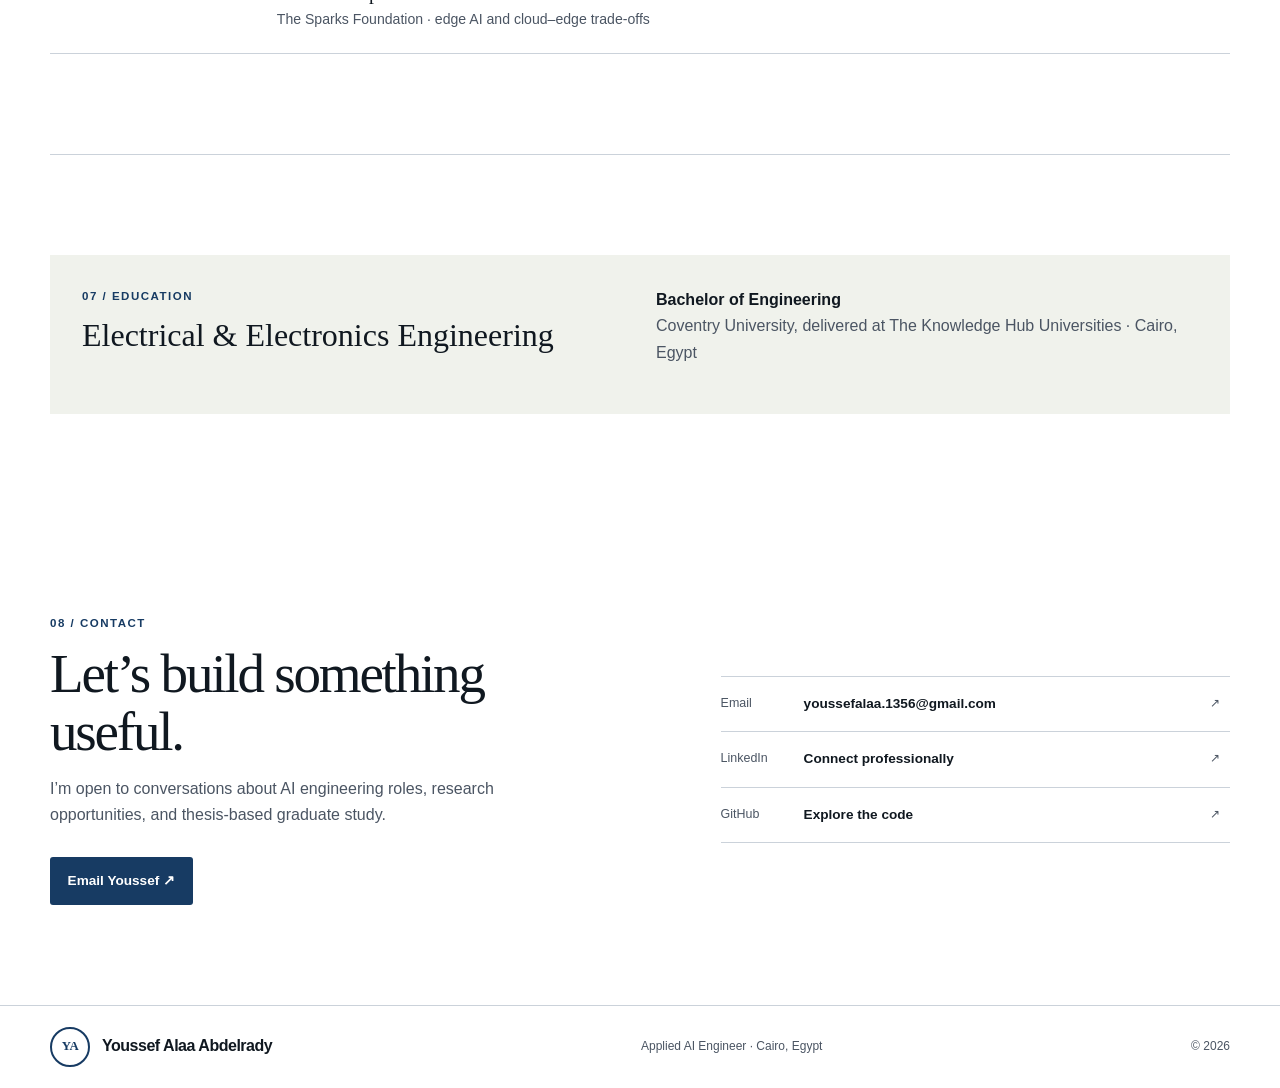
<file: about.html>
<!doctype html>
<html lang="en">
<head>
  <meta charset="utf-8">
  <meta name="viewport" content="width=device-width, initial-scale=1">
  <meta name="robots" content="noindex,follow">
  <title>About · Youssef Alaa Abdelrady</title>
  <meta http-equiv="refresh" content="0;url=index.html#skills">
  <link rel="canonical" href="https://youssef-al-eng.github.io/#skills">
  <link rel="icon" href="favicon.svg?v=portfolio-v3" type="image/svg+xml">
  <link rel="stylesheet" href="style.css?v=portfolio-v3">
</head>
<body class="error-page">
  <main class="error-card">
    <p class="eyebrow">Youssef Alaa Abdelrady · Portfolio</p>
    <h1>About</h1>
    <p>This section is now part of the portfolio homepage.</p>
    <p><a class="button button-primary" href="index.html#skills">Continue to skills <span aria-hidden="true">↗</span></a></p>
  </main>
</body>
</html>
</file>
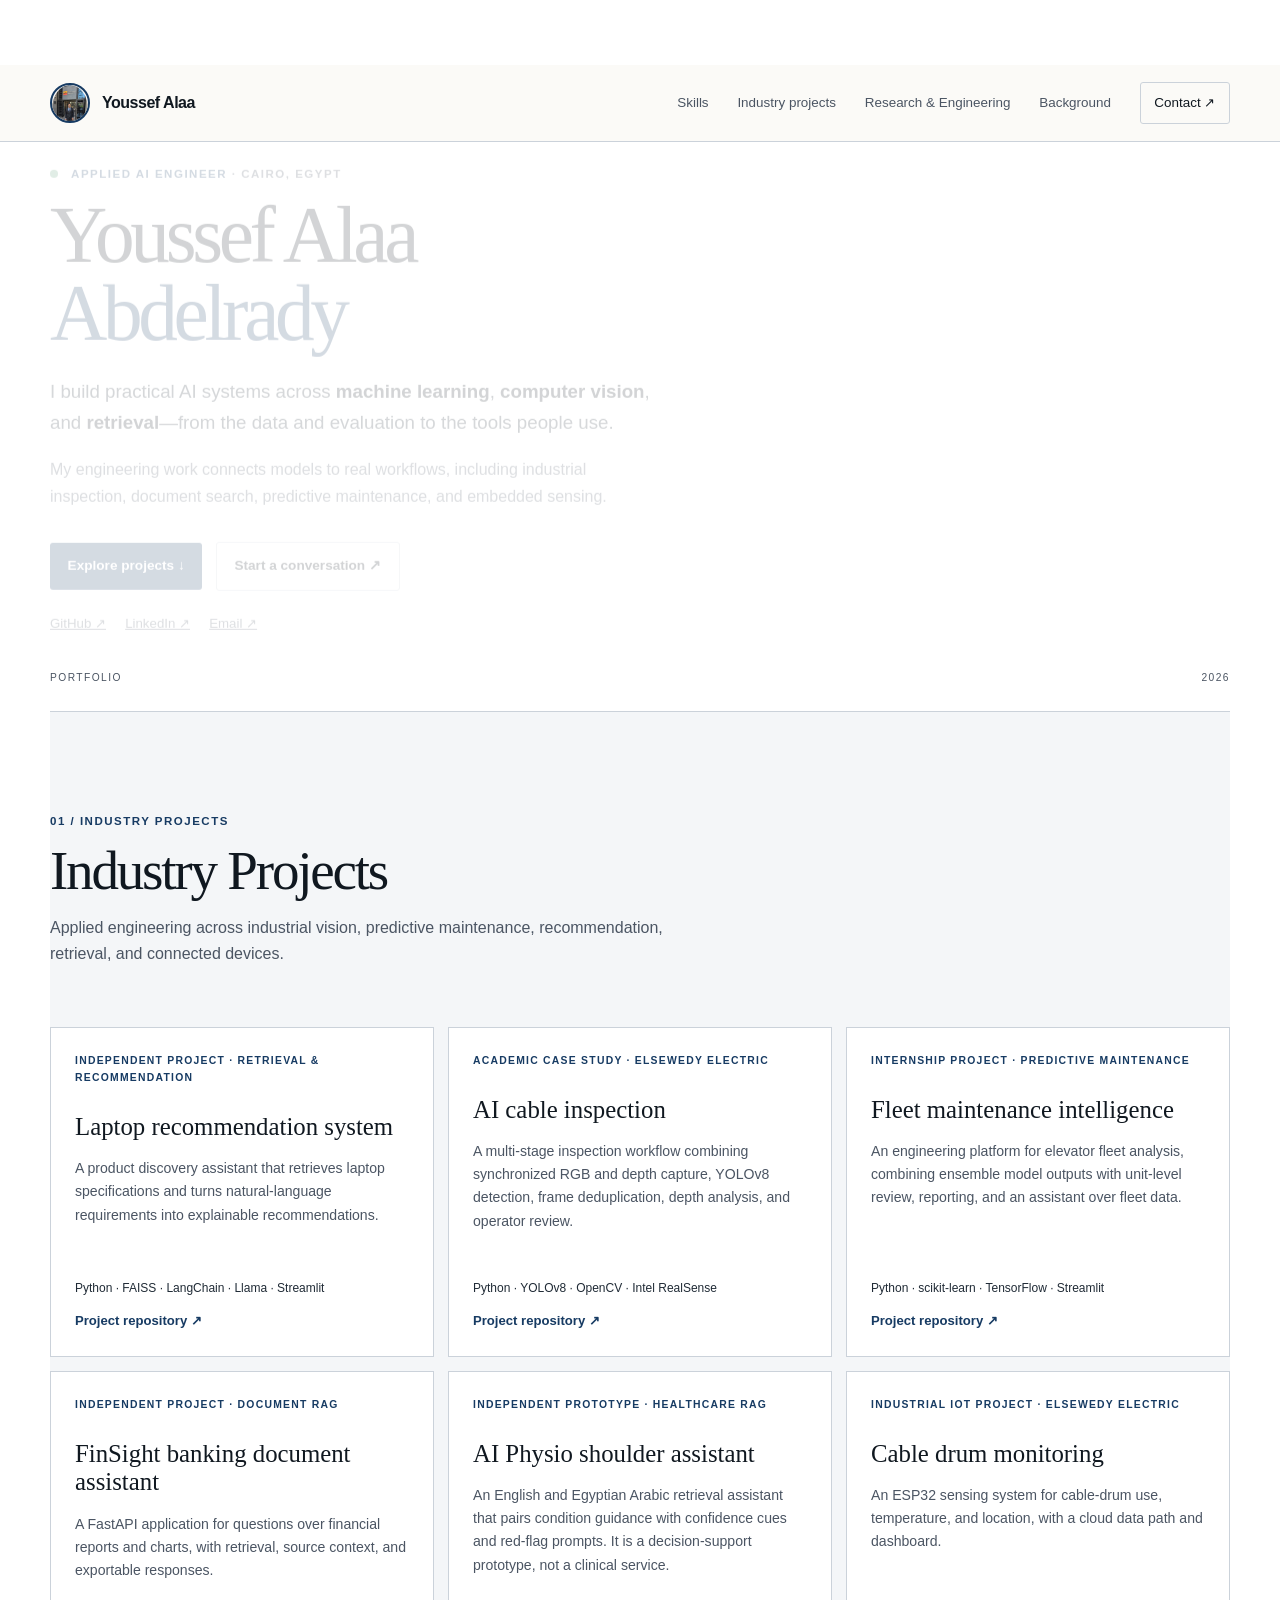
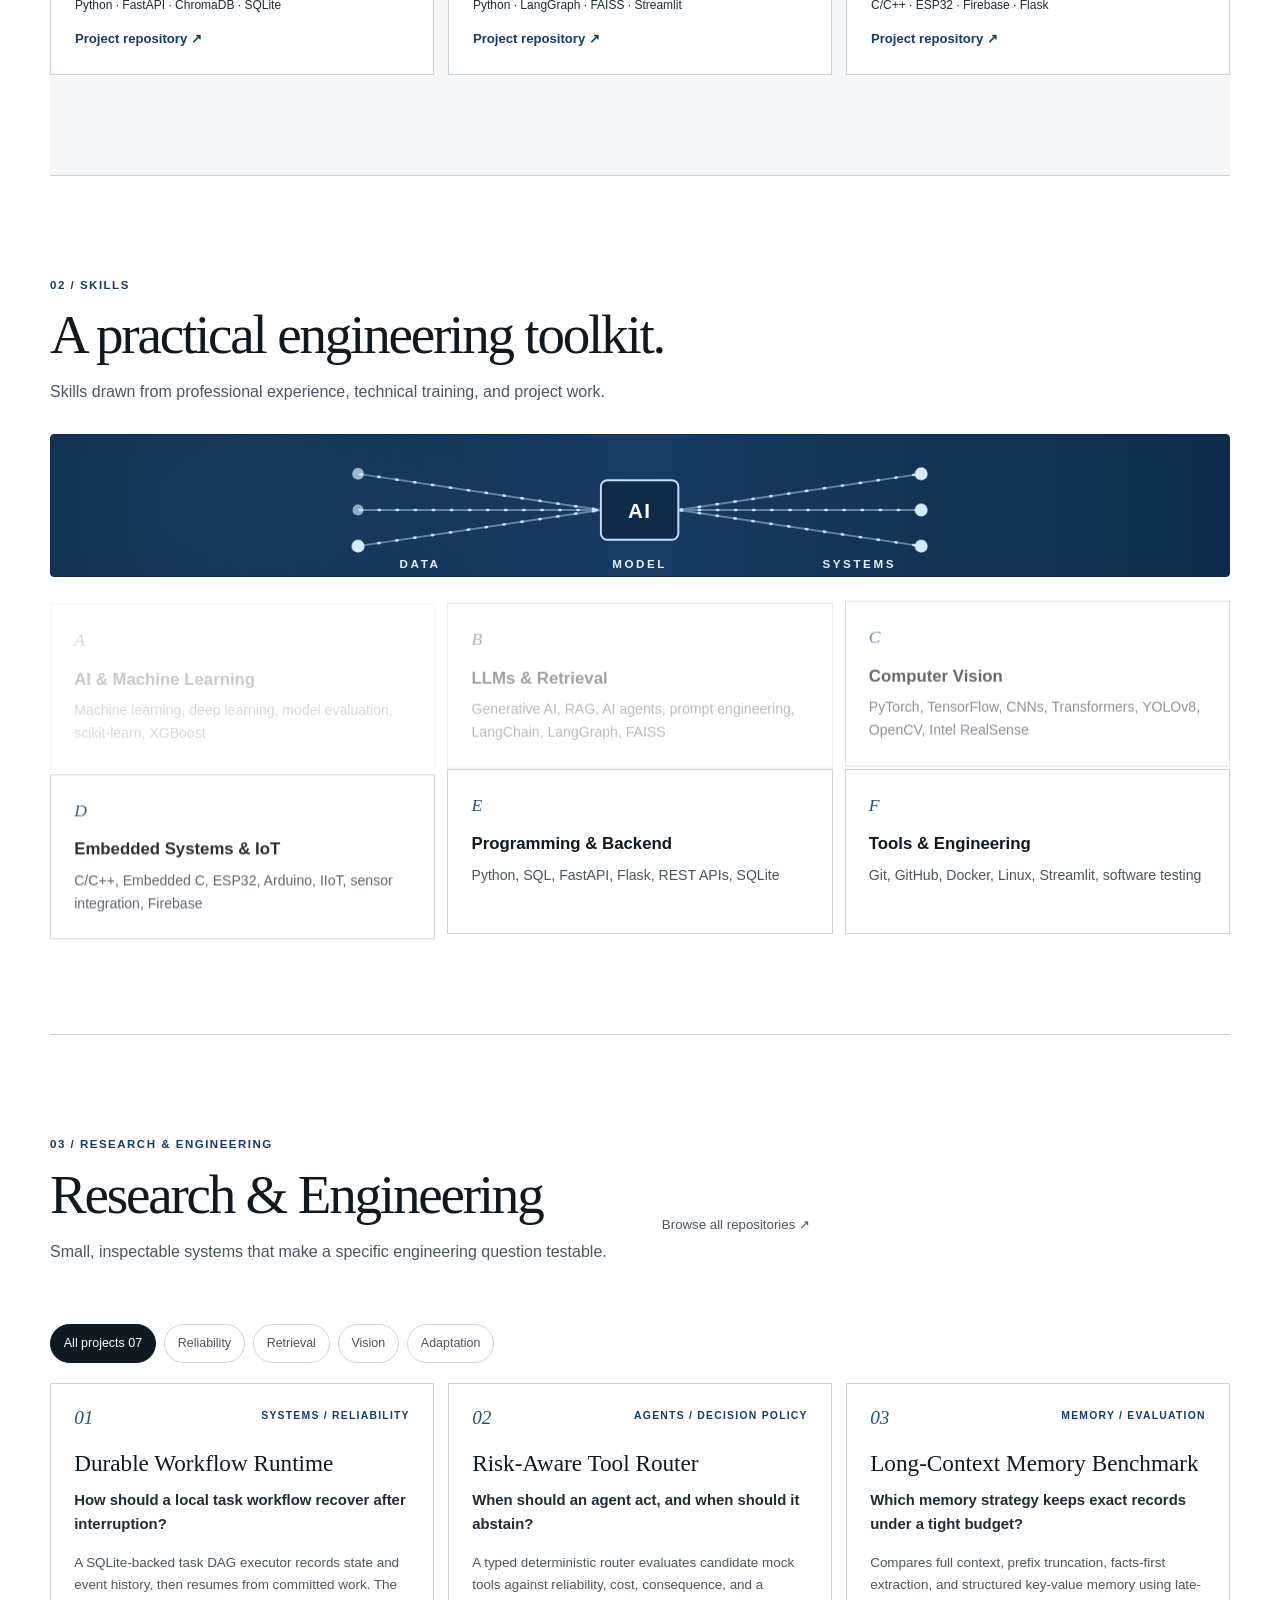
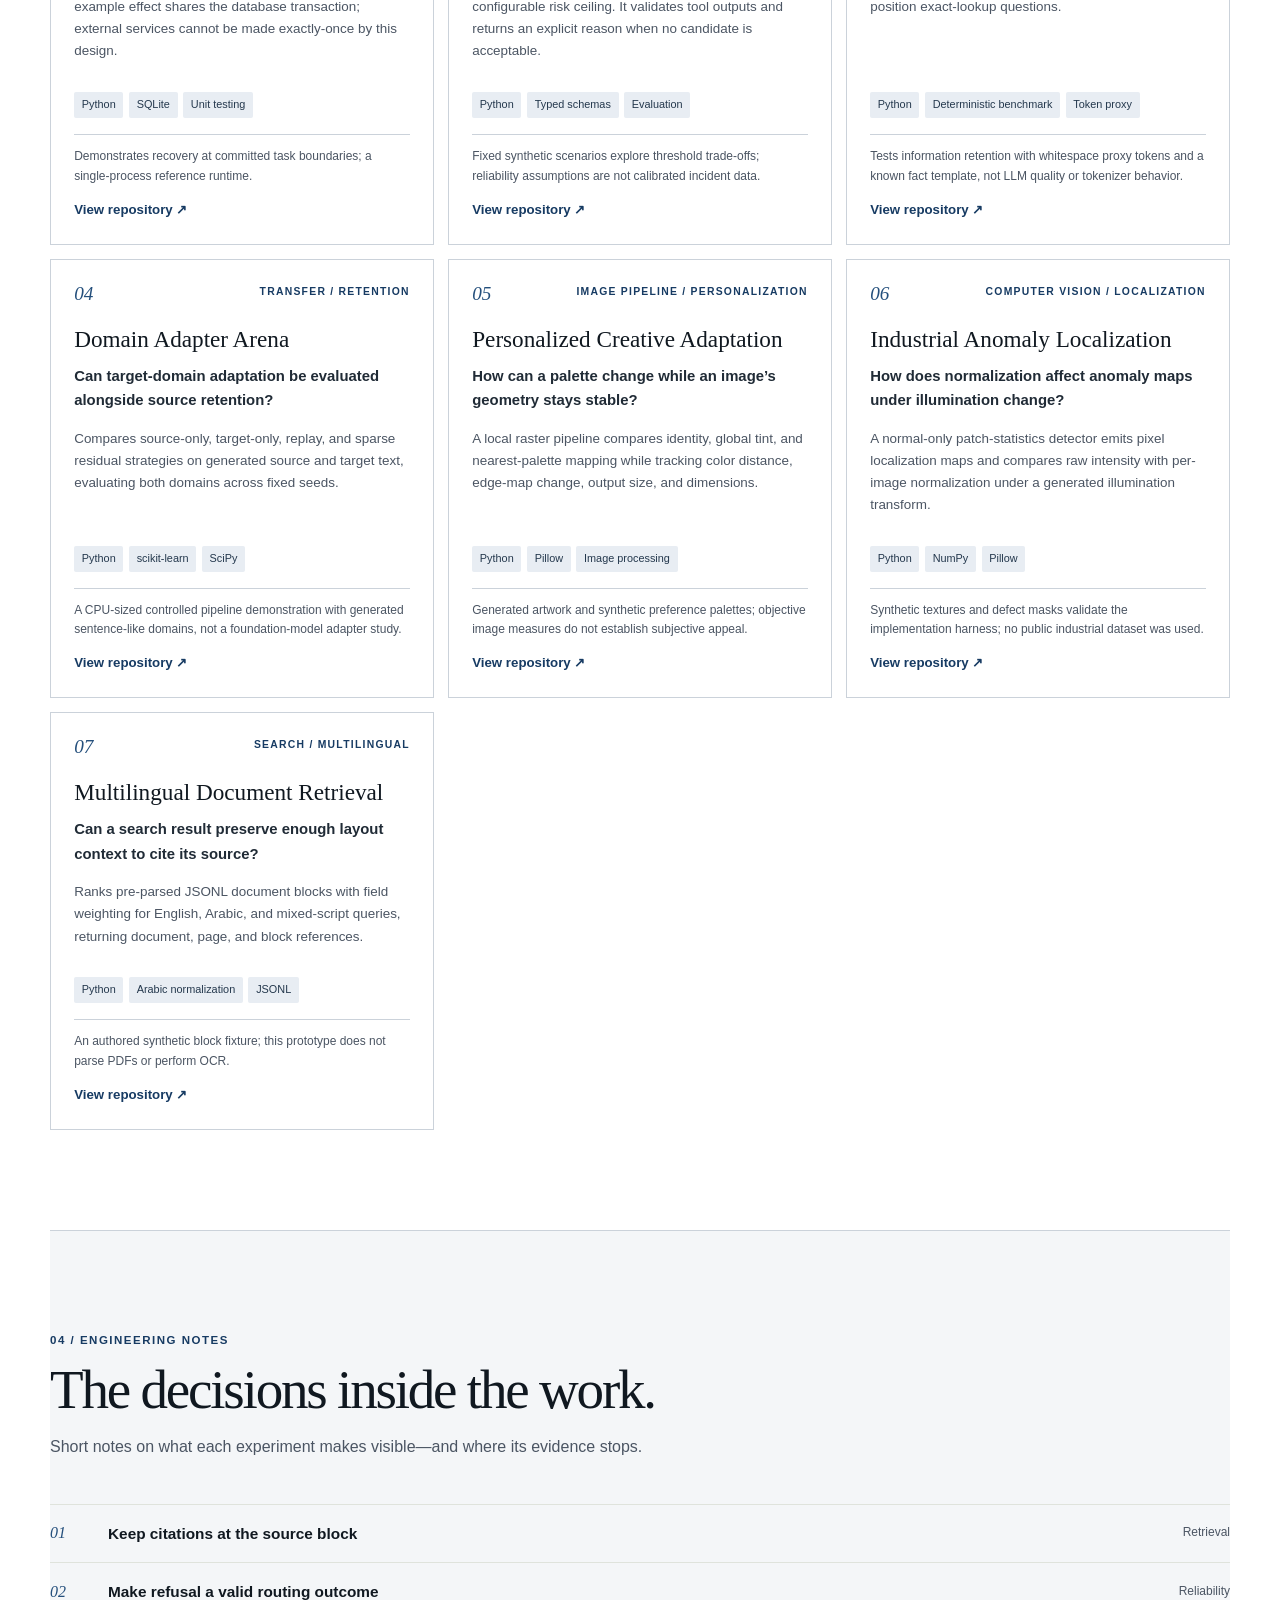
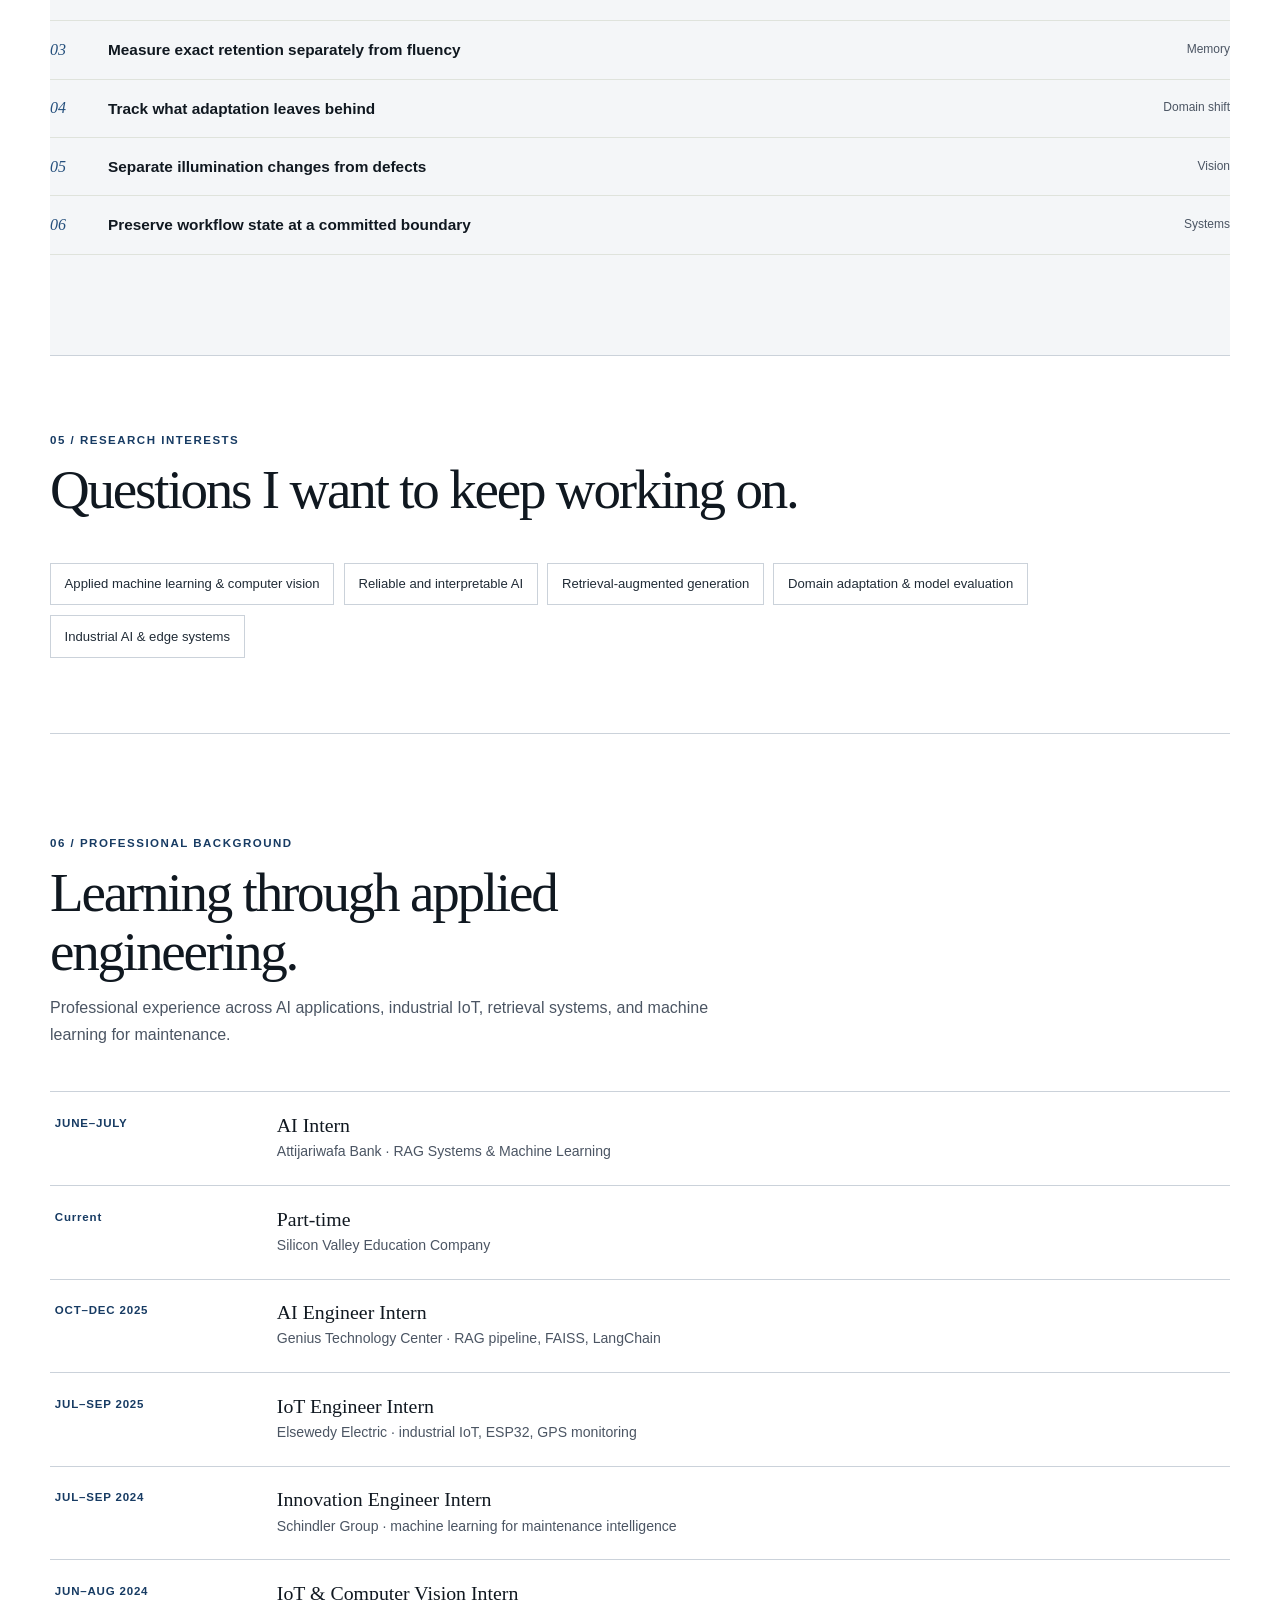
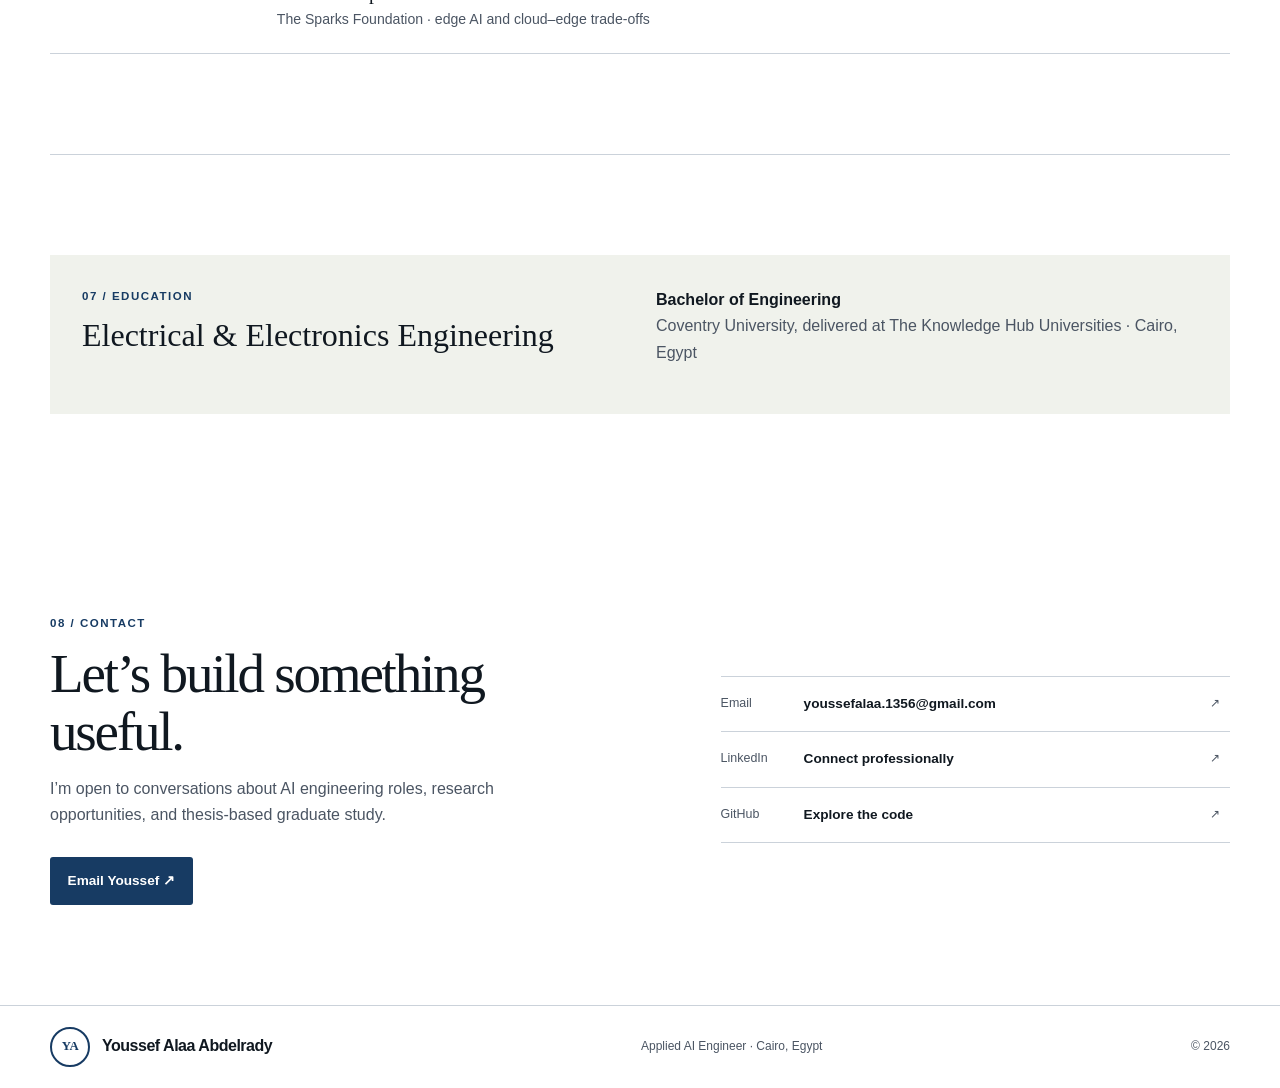
<file: contact.html>
<!doctype html>
<html lang="en">
<head>
  <meta charset="utf-8">
  <meta name="viewport" content="width=device-width, initial-scale=1">
  <meta name="robots" content="noindex,follow">
  <title>Contact · Youssef Alaa Abdelrady</title>
  <meta http-equiv="refresh" content="0;url=index.html#contact">
  <link rel="canonical" href="https://youssef-al-eng.github.io/#contact">
  <link rel="icon" href="favicon.svg?v=portfolio-v3" type="image/svg+xml">
  <link rel="stylesheet" href="style.css?v=portfolio-v3">
</head>
<body class="error-page">
  <main class="error-card">
    <p class="eyebrow">Youssef Alaa Abdelrady · Portfolio</p>
    <h1>Contact</h1>
    <p>This section is now part of the portfolio homepage.</p>
    <p><a class="button button-primary" href="index.html#contact">Continue to contact <span aria-hidden="true">↗</span></a></p>
  </main>
</body>
</html>
</file>
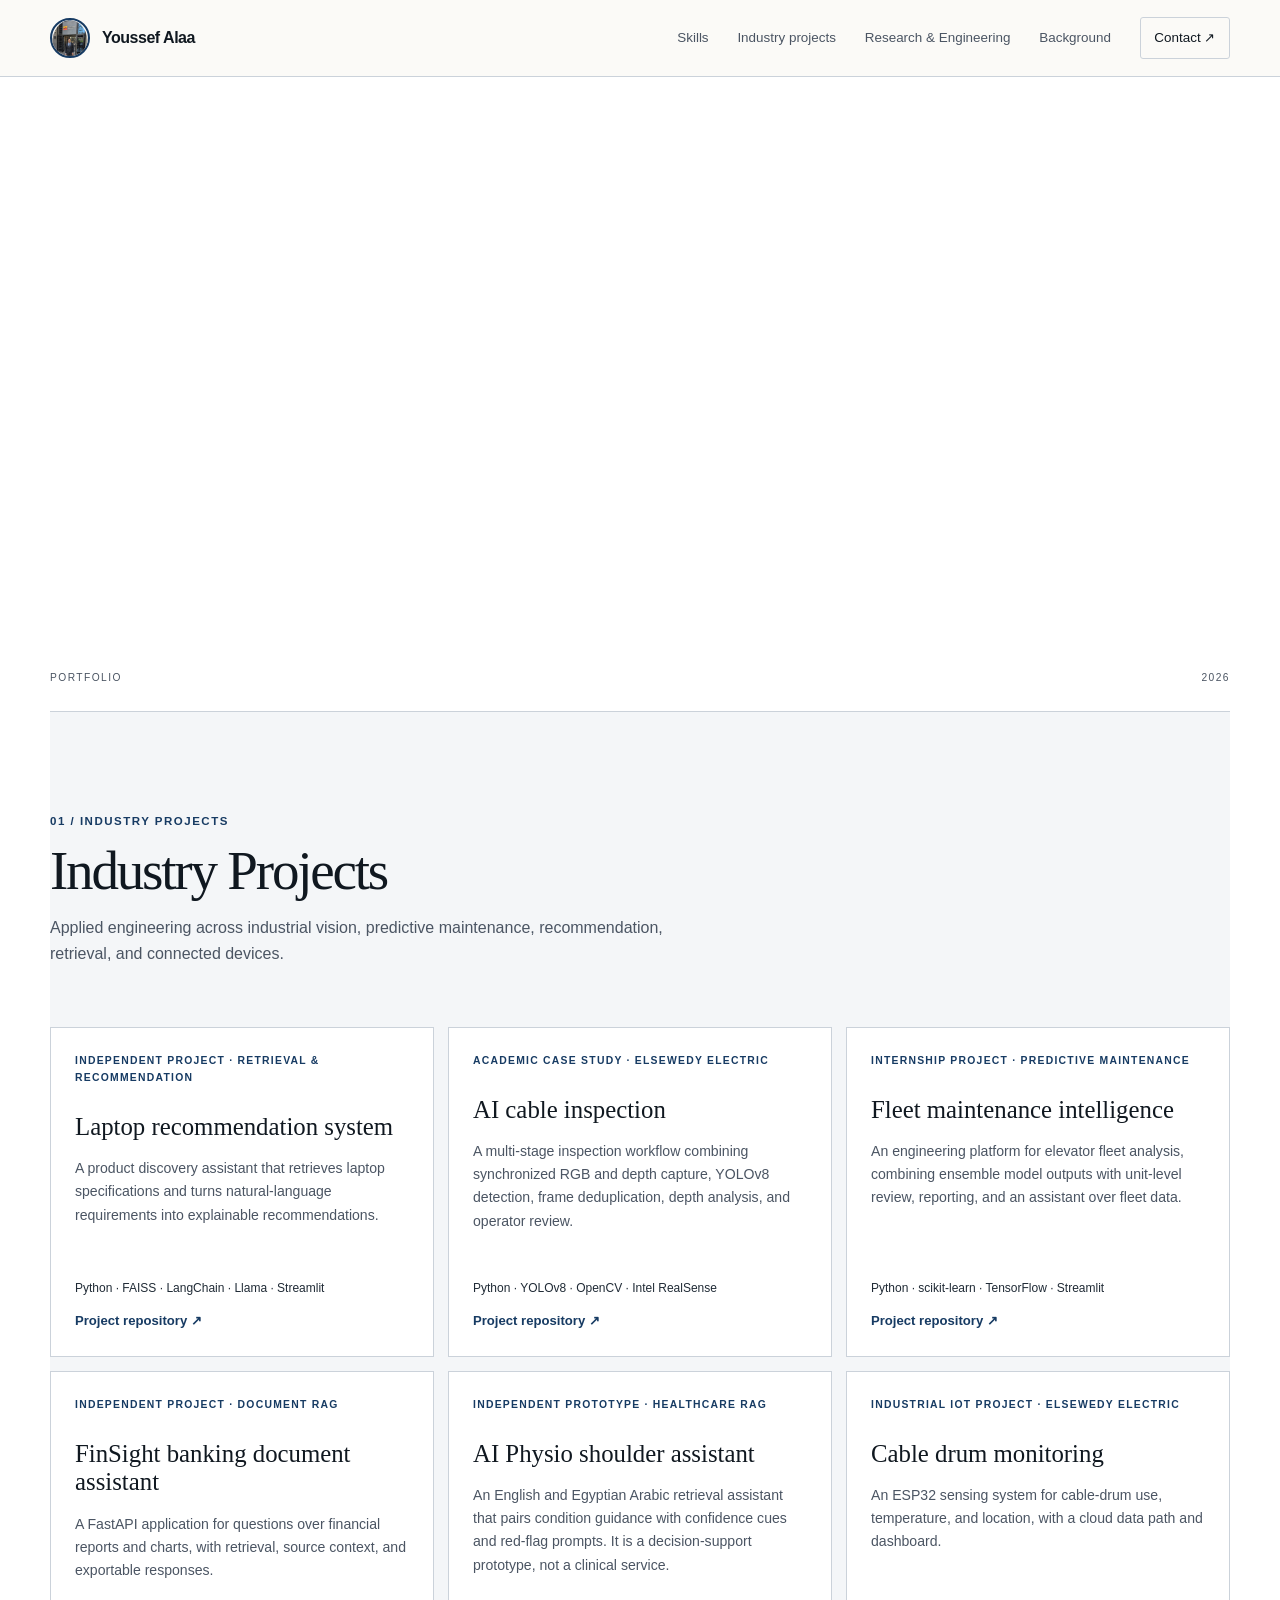
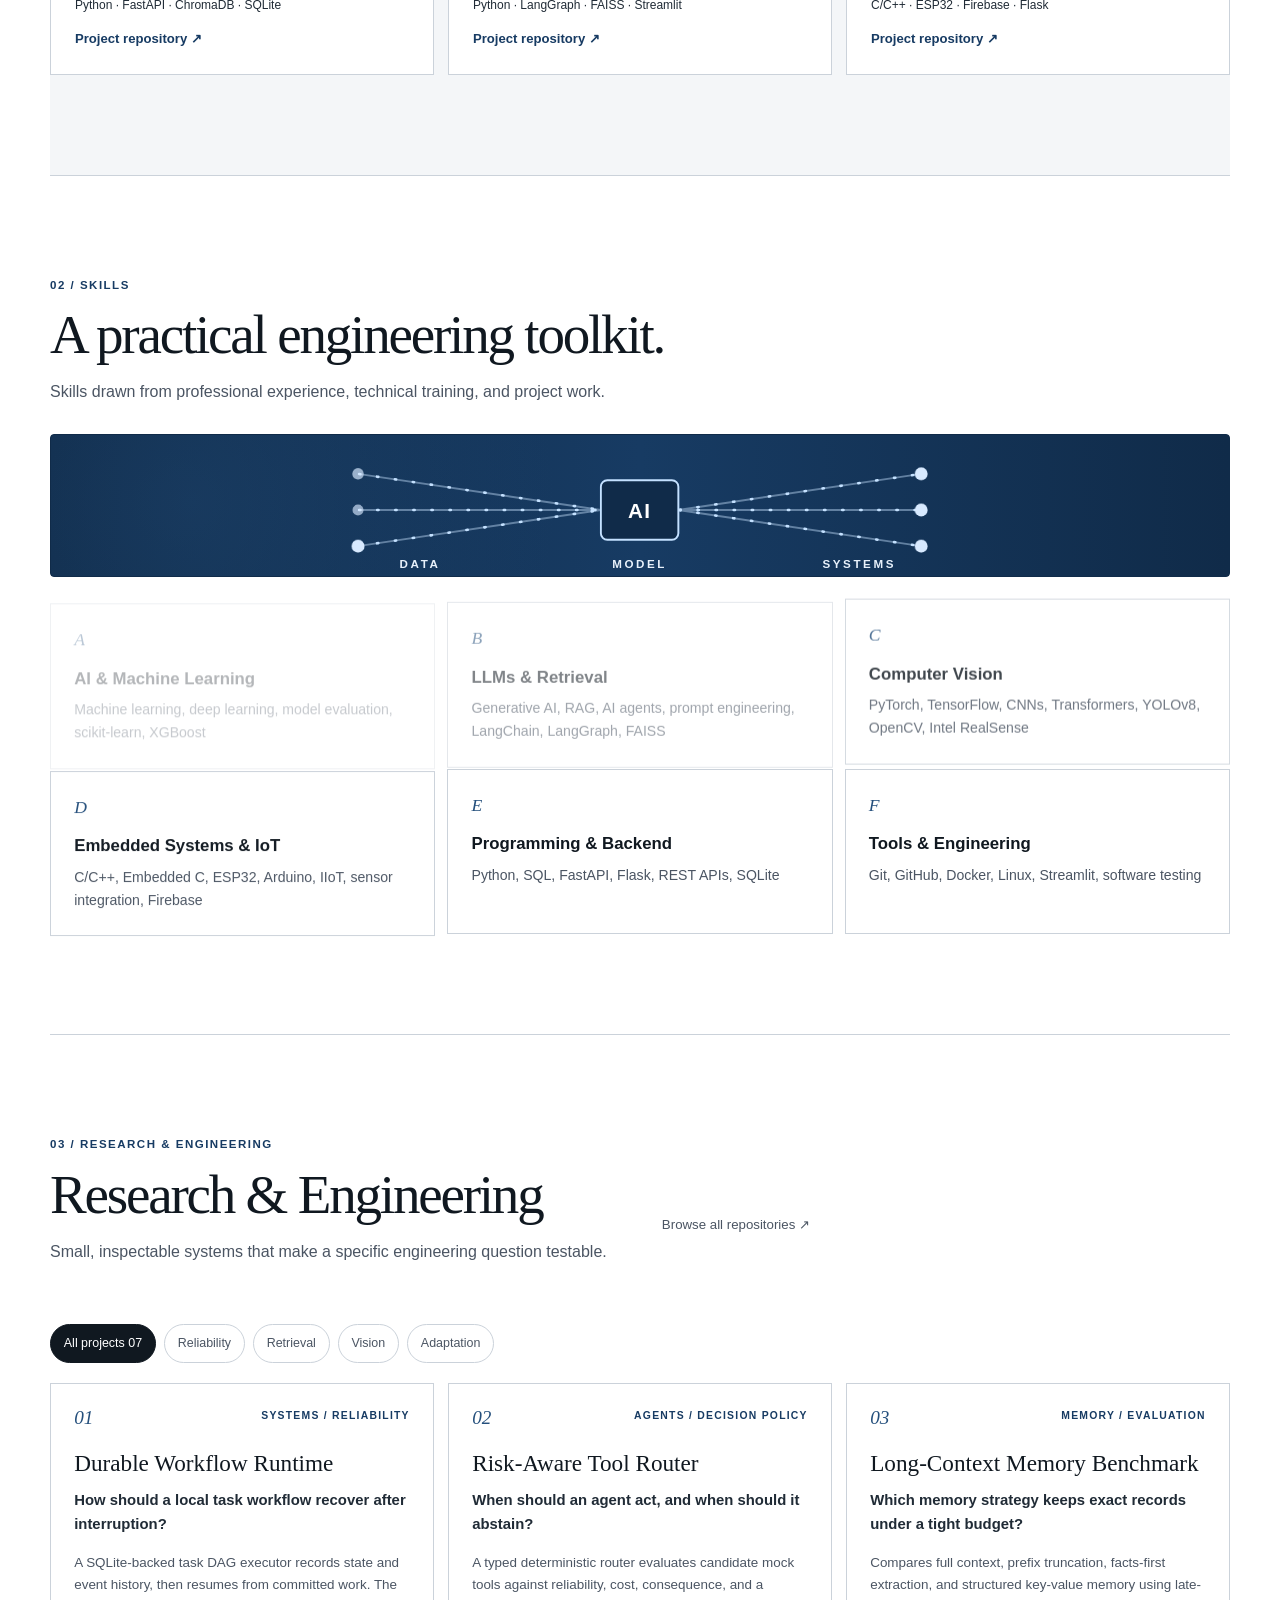
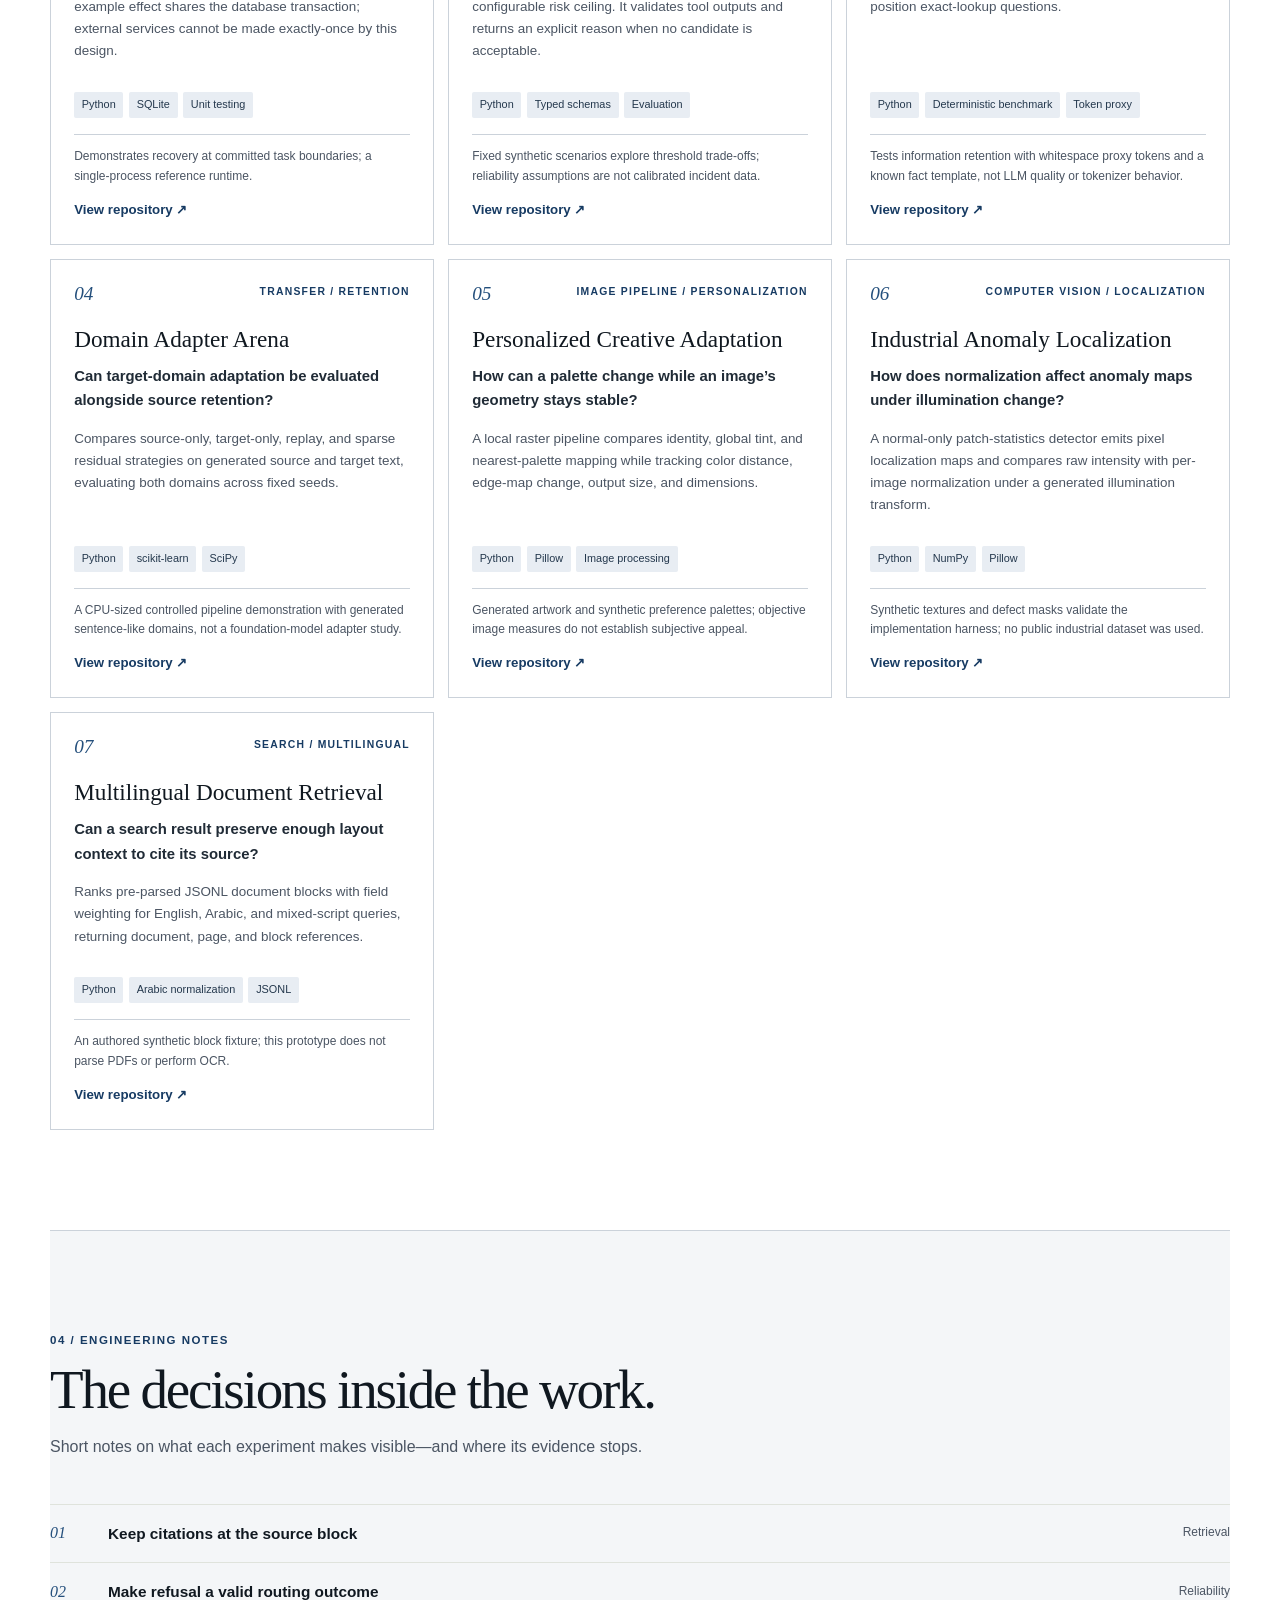
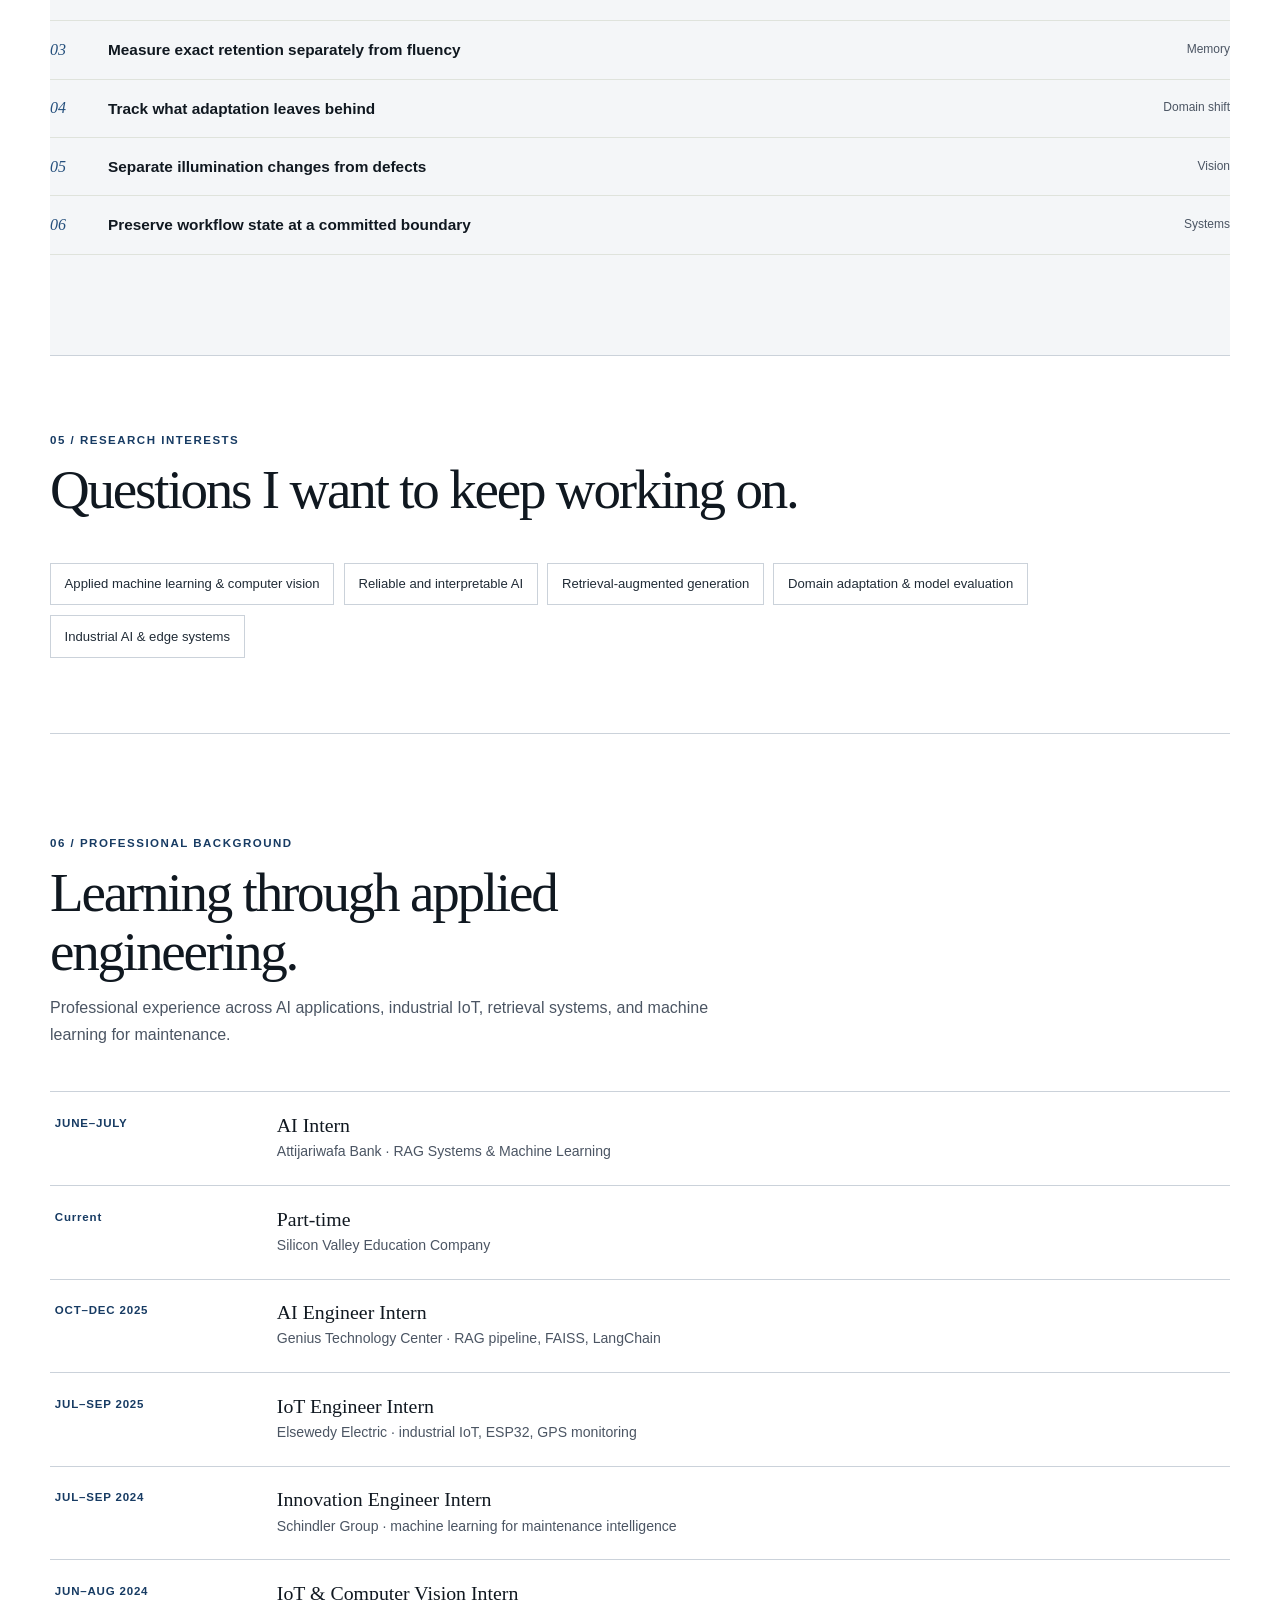
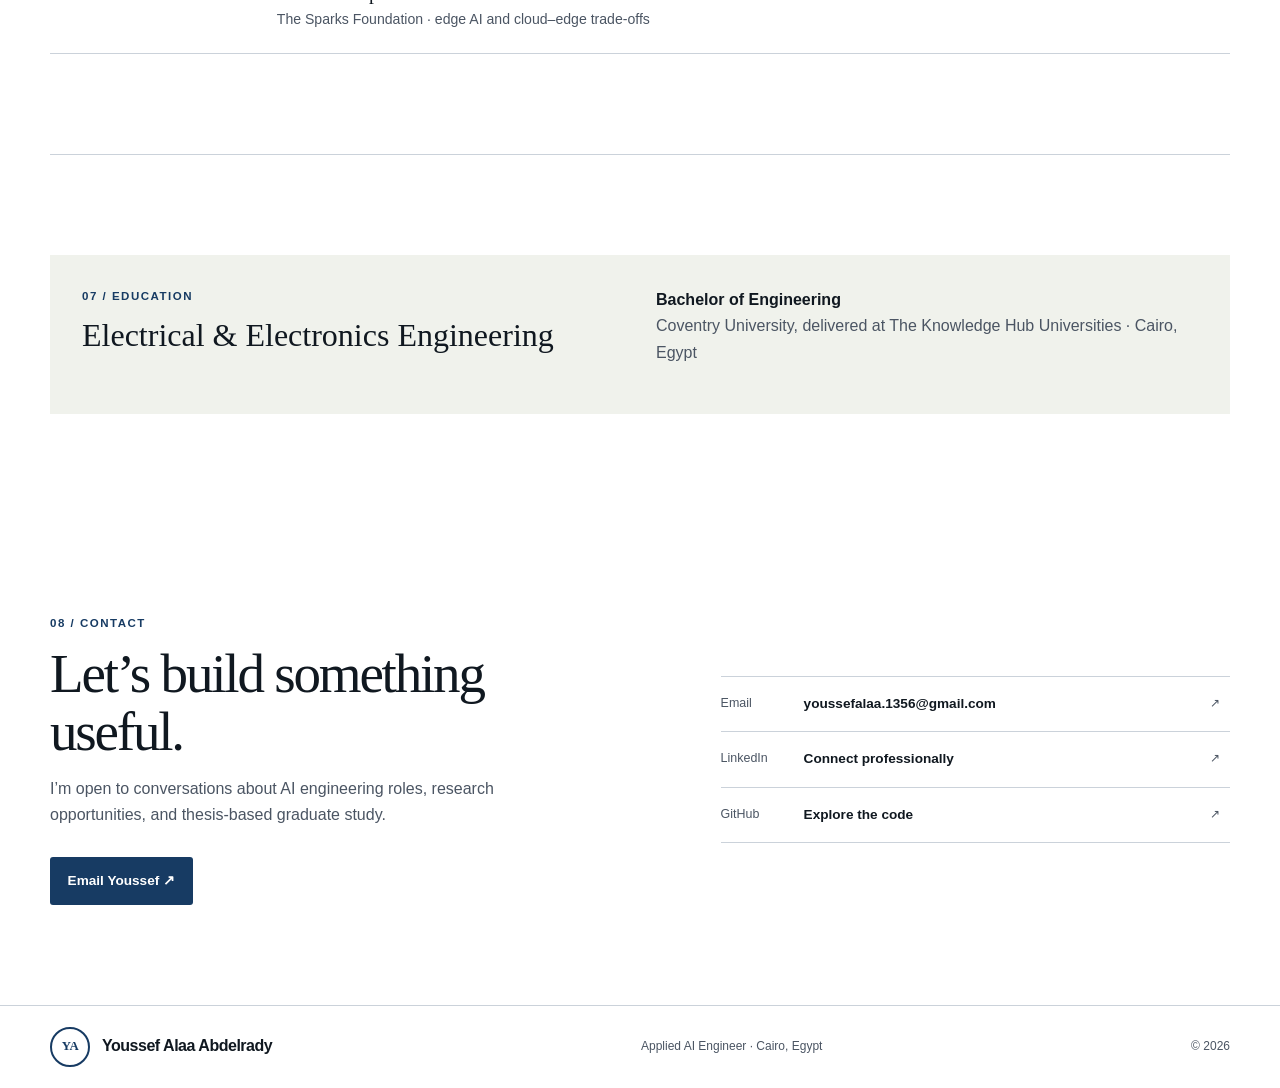
<file: education.html>
<!doctype html>
<html lang="en">
<head>
  <meta charset="utf-8">
  <meta name="viewport" content="width=device-width, initial-scale=1">
  <meta name="robots" content="noindex,follow">
  <title>Education · Youssef Alaa Abdelrady</title>
  <meta http-equiv="refresh" content="0;url=index.html#education">
  <link rel="canonical" href="https://youssef-al-eng.github.io/#education">
  <link rel="icon" href="favicon.svg?v=portfolio-v3" type="image/svg+xml">
  <link rel="stylesheet" href="style.css?v=portfolio-v3">
</head>
<body class="error-page">
  <main class="error-card">
    <p class="eyebrow">Youssef Alaa Abdelrady · Portfolio</p>
    <h1>Education</h1>
    <p>This section is now part of the portfolio homepage.</p>
    <p><a class="button button-primary" href="index.html#education">Continue to education <span aria-hidden="true">↗</span></a></p>
  </main>
</body>
</html>
</file>
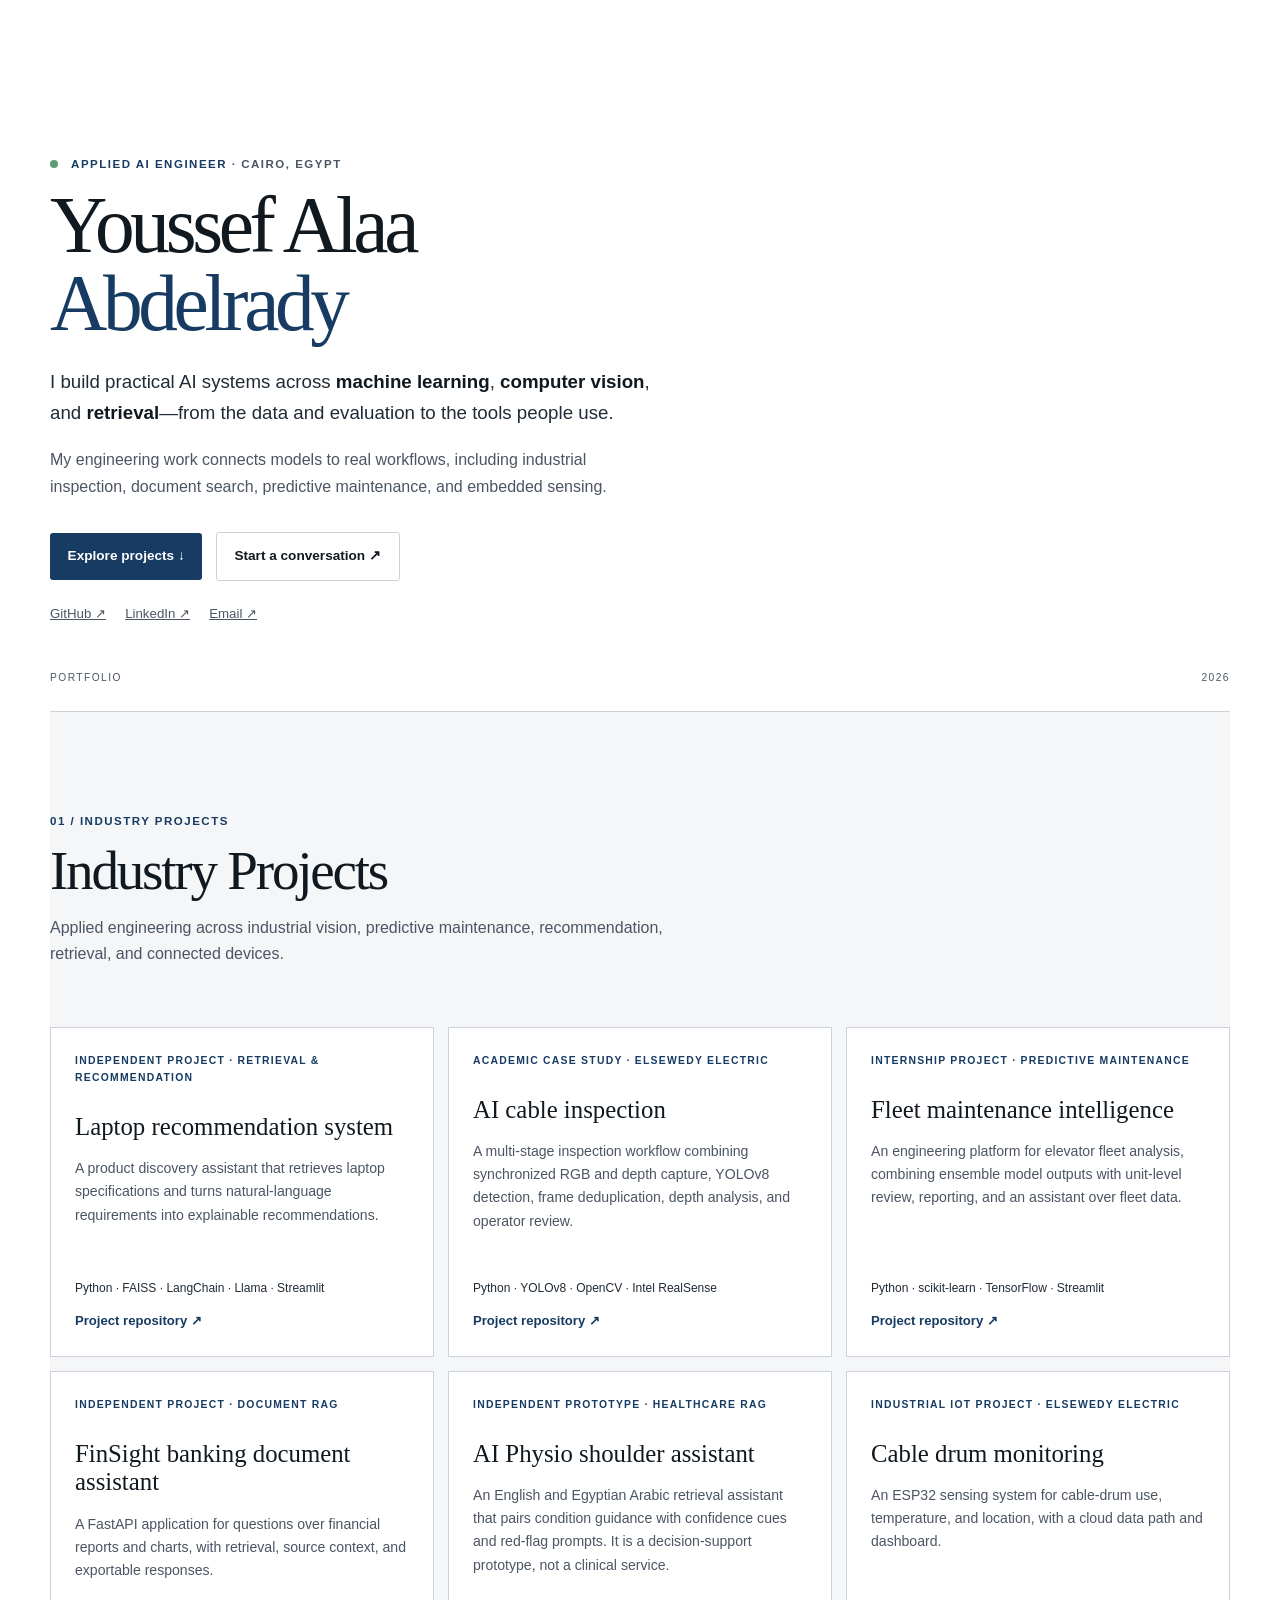
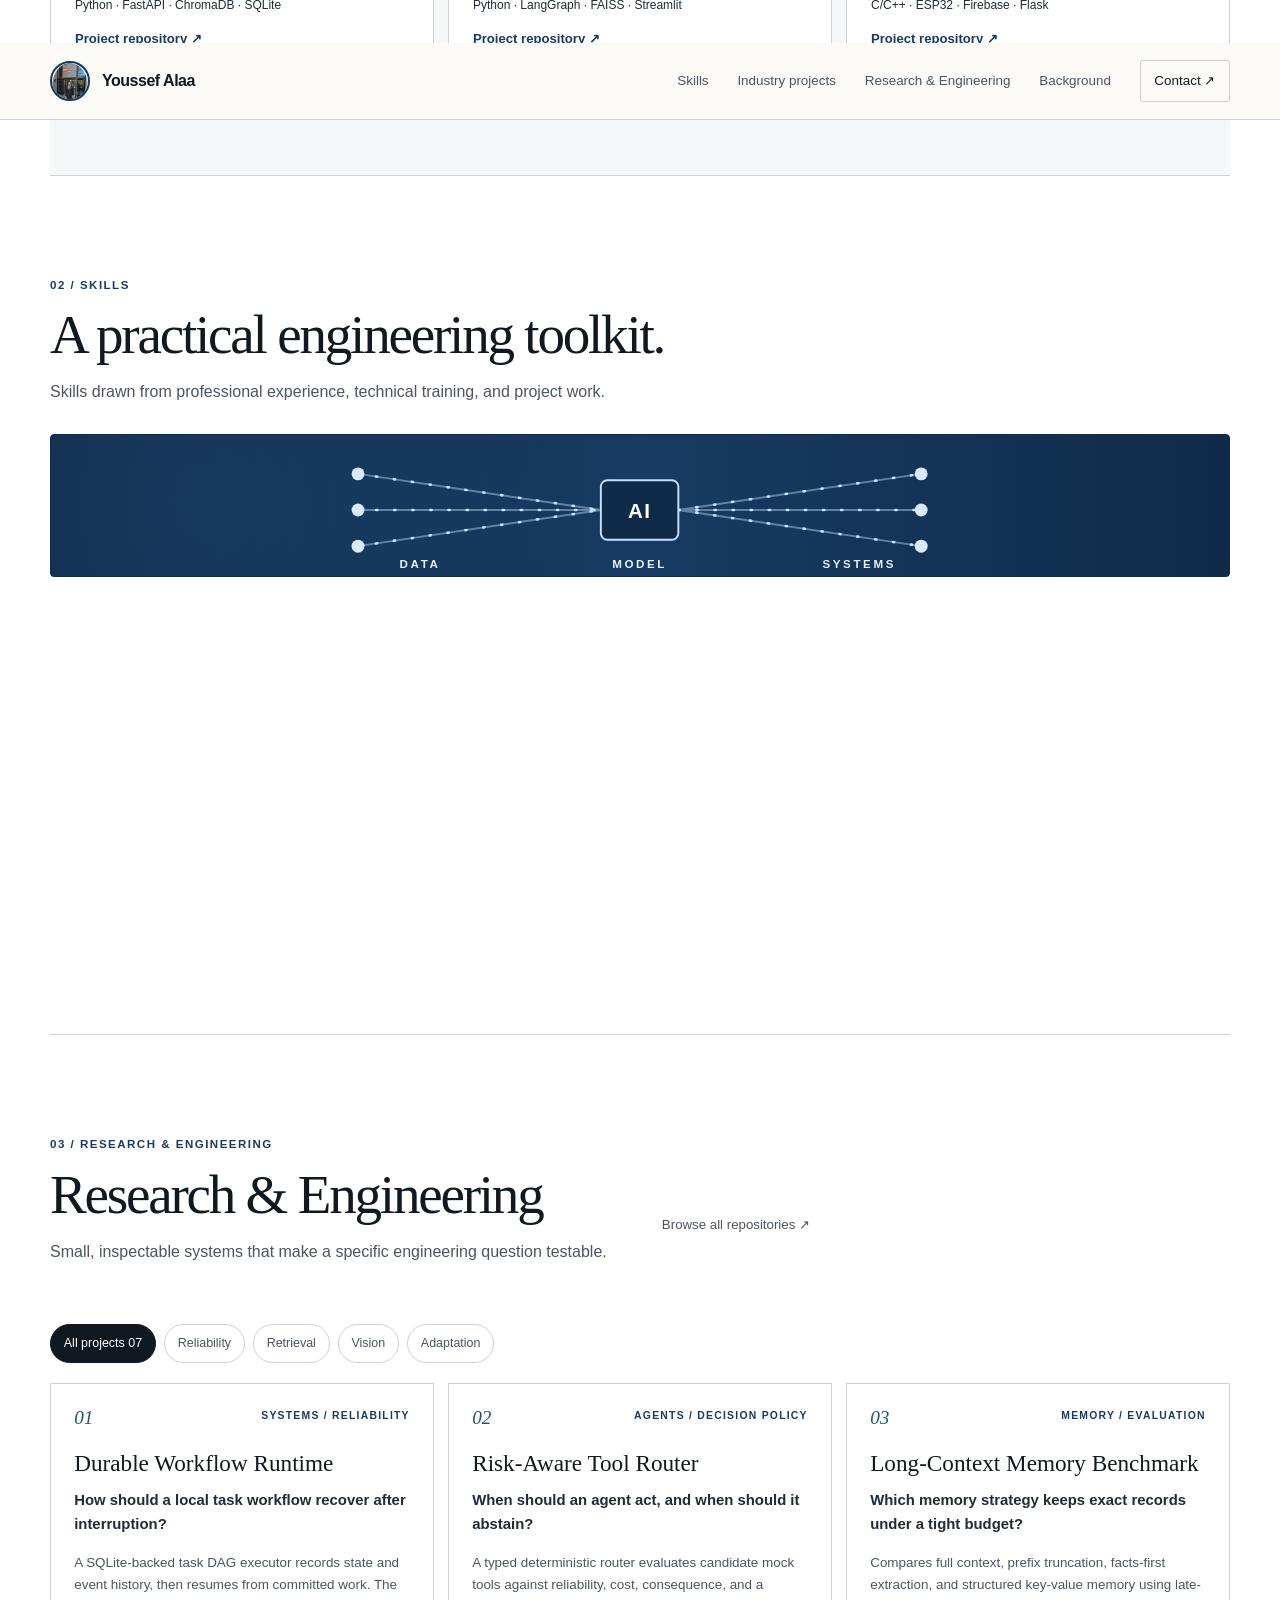
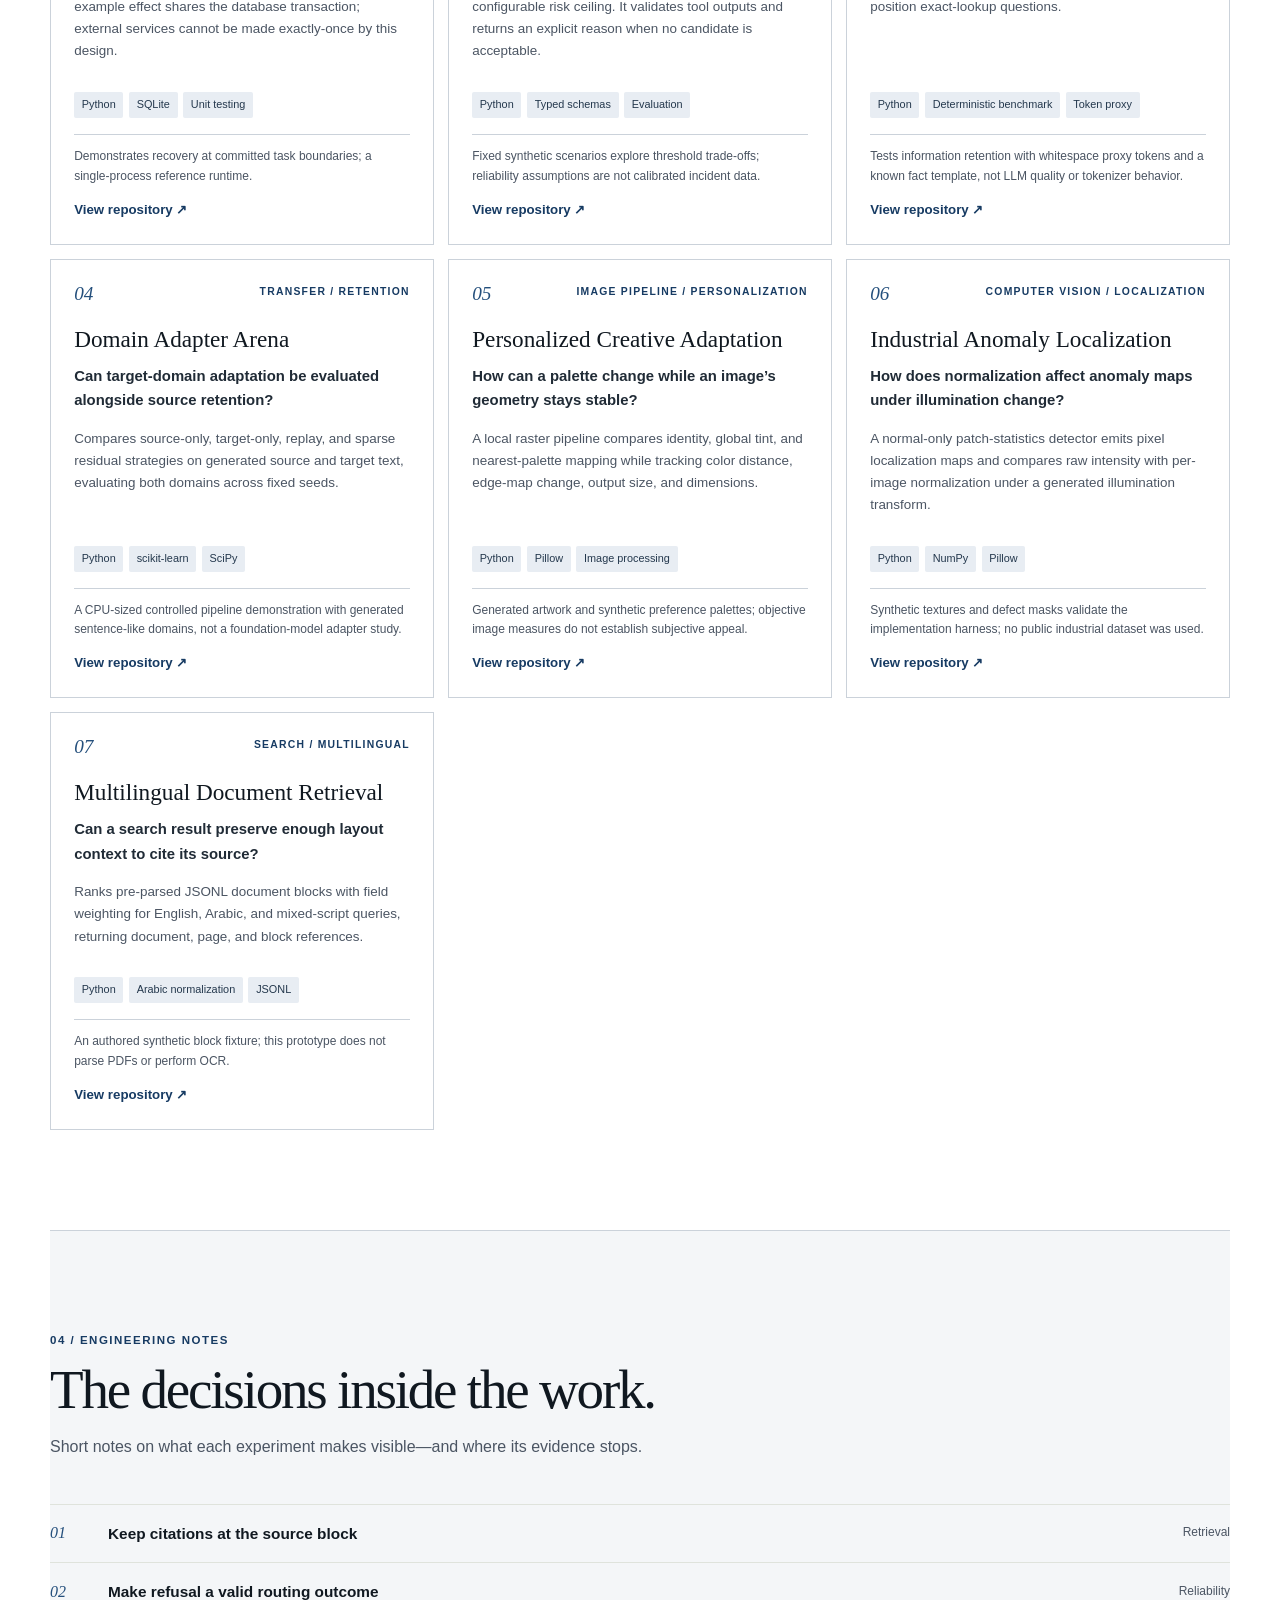
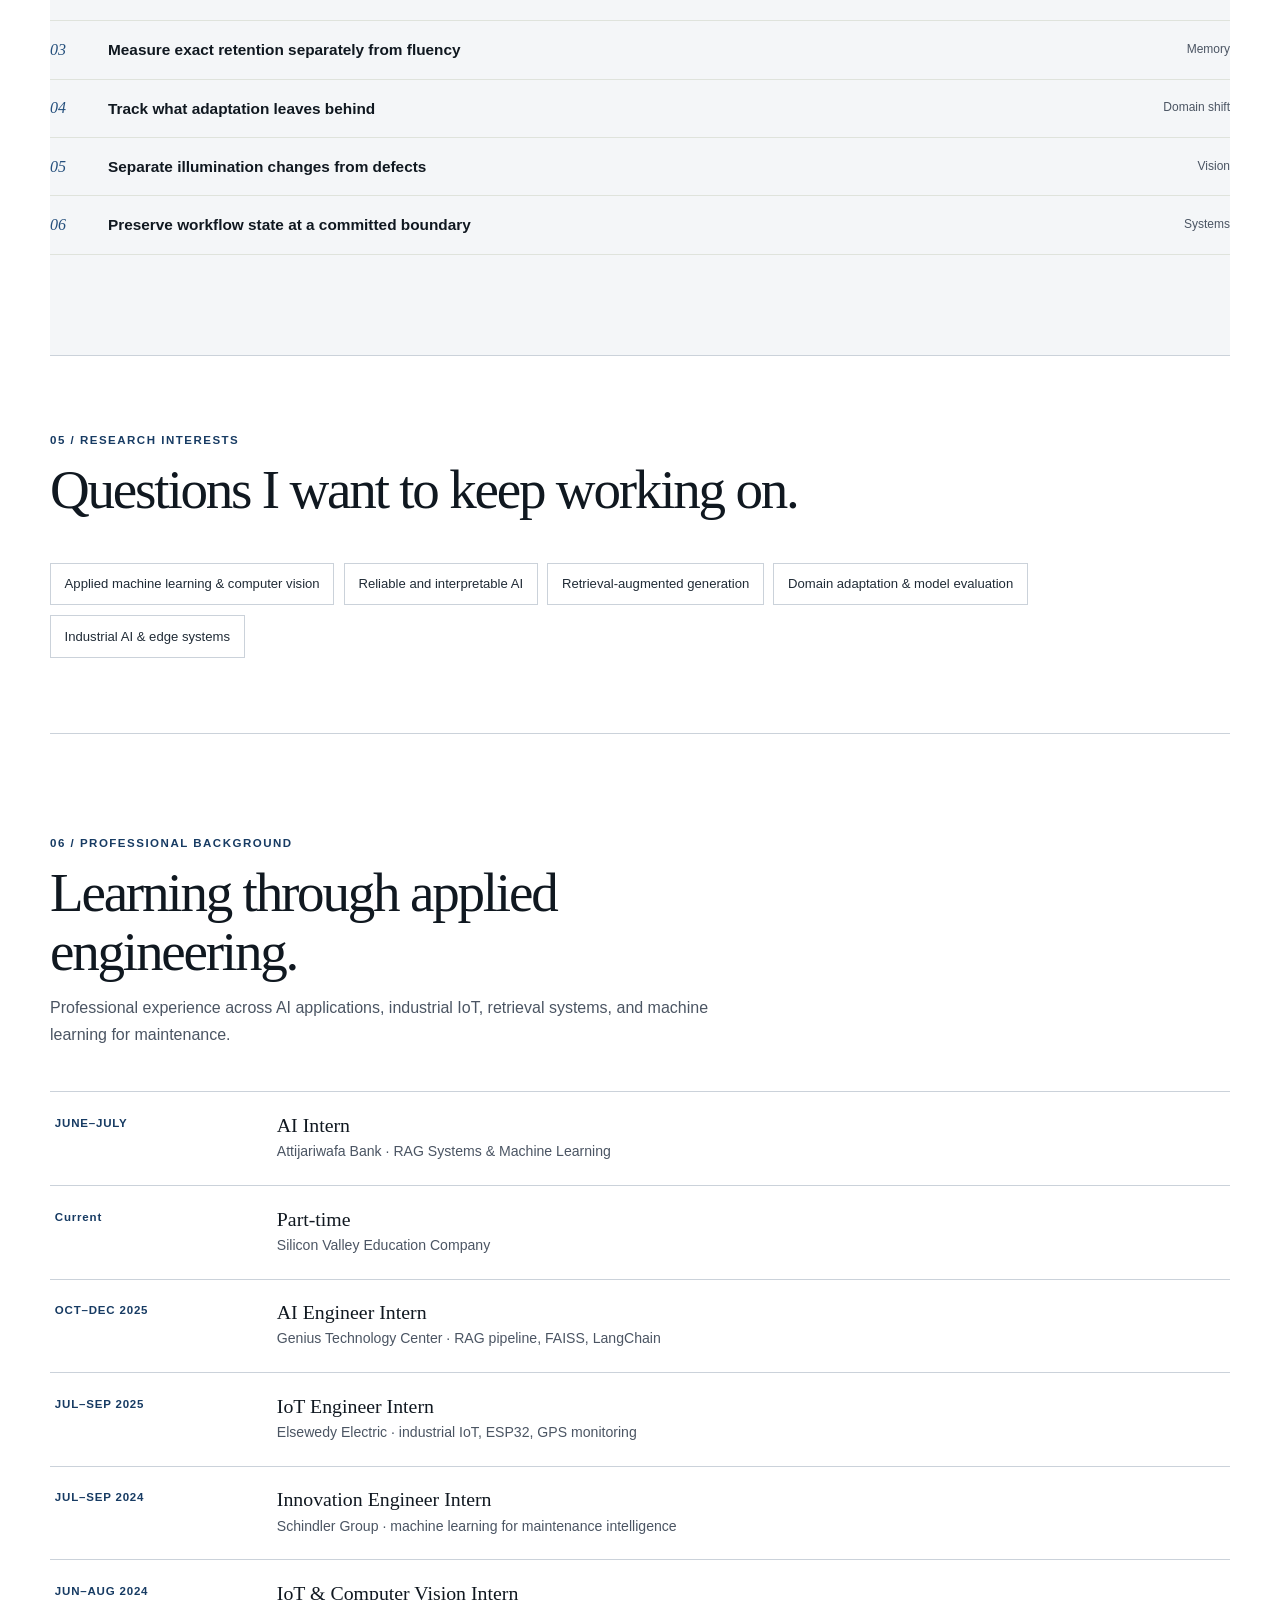
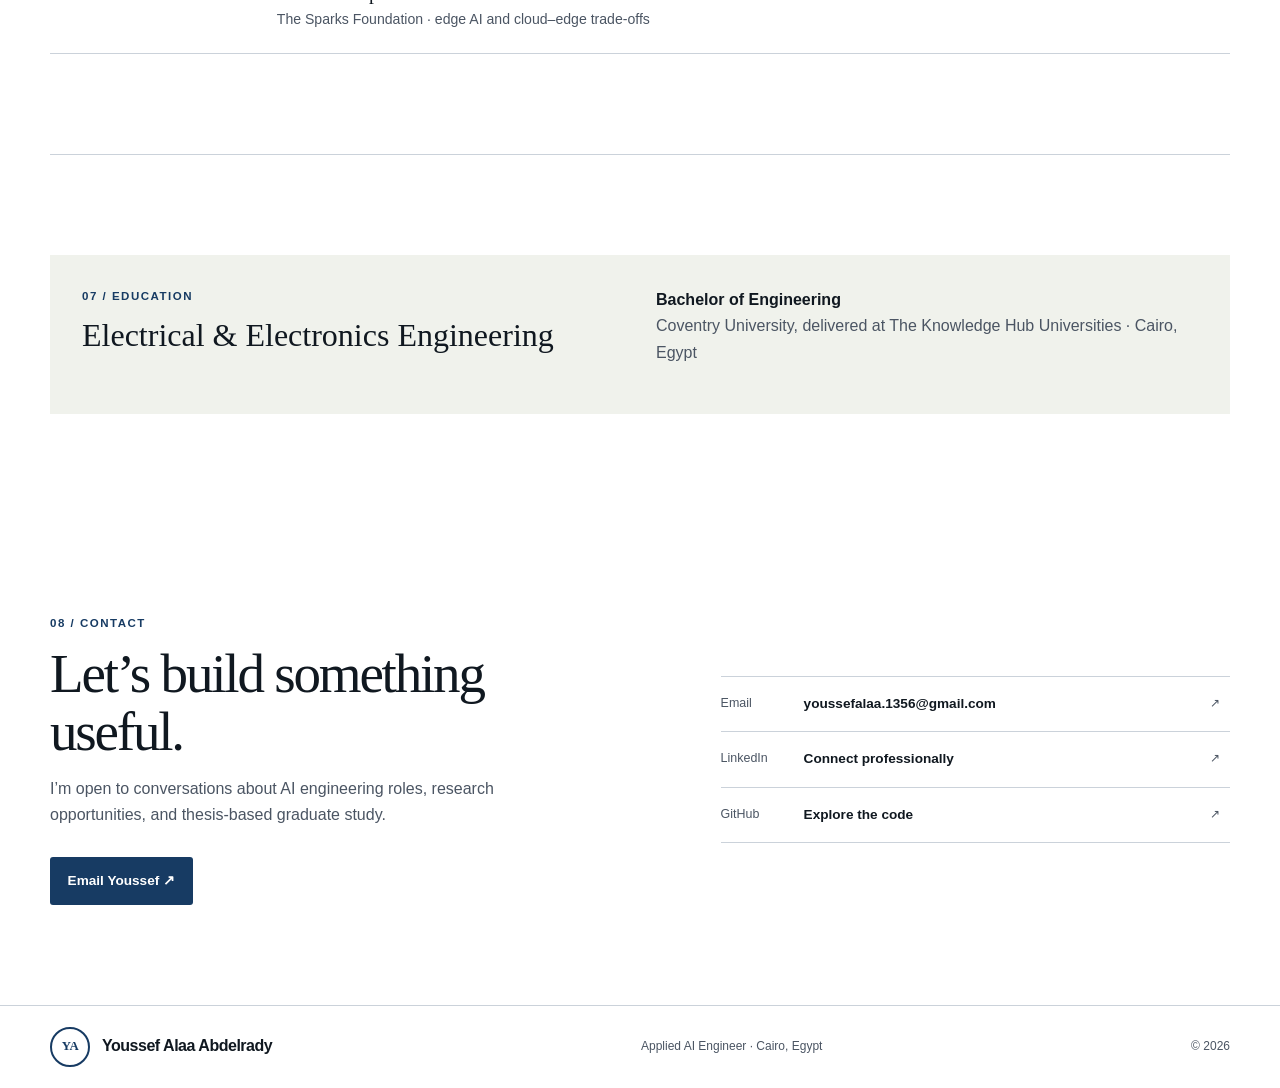
<file: experience.html>
<!doctype html>
<html lang="en">
<head>
  <meta charset="utf-8">
  <meta name="viewport" content="width=device-width, initial-scale=1">
  <meta name="robots" content="noindex,follow">
  <title>Experience · Youssef Alaa Abdelrady</title>
  <meta http-equiv="refresh" content="0;url=index.html#experience">
  <link rel="canonical" href="https://youssef-al-eng.github.io/#experience">
  <link rel="icon" href="favicon.svg?v=portfolio-v3" type="image/svg+xml">
  <link rel="stylesheet" href="style.css?v=portfolio-v3">
</head>
<body class="error-page">
  <main class="error-card">
    <p class="eyebrow">Youssef Alaa Abdelrady · Portfolio</p>
    <h1>Experience</h1>
    <p>This section is now part of the portfolio homepage.</p>
    <p><a class="button button-primary" href="index.html#experience">Continue to experience <span aria-hidden="true">↗</span></a></p>
  </main>
</body>
</html>
</file>
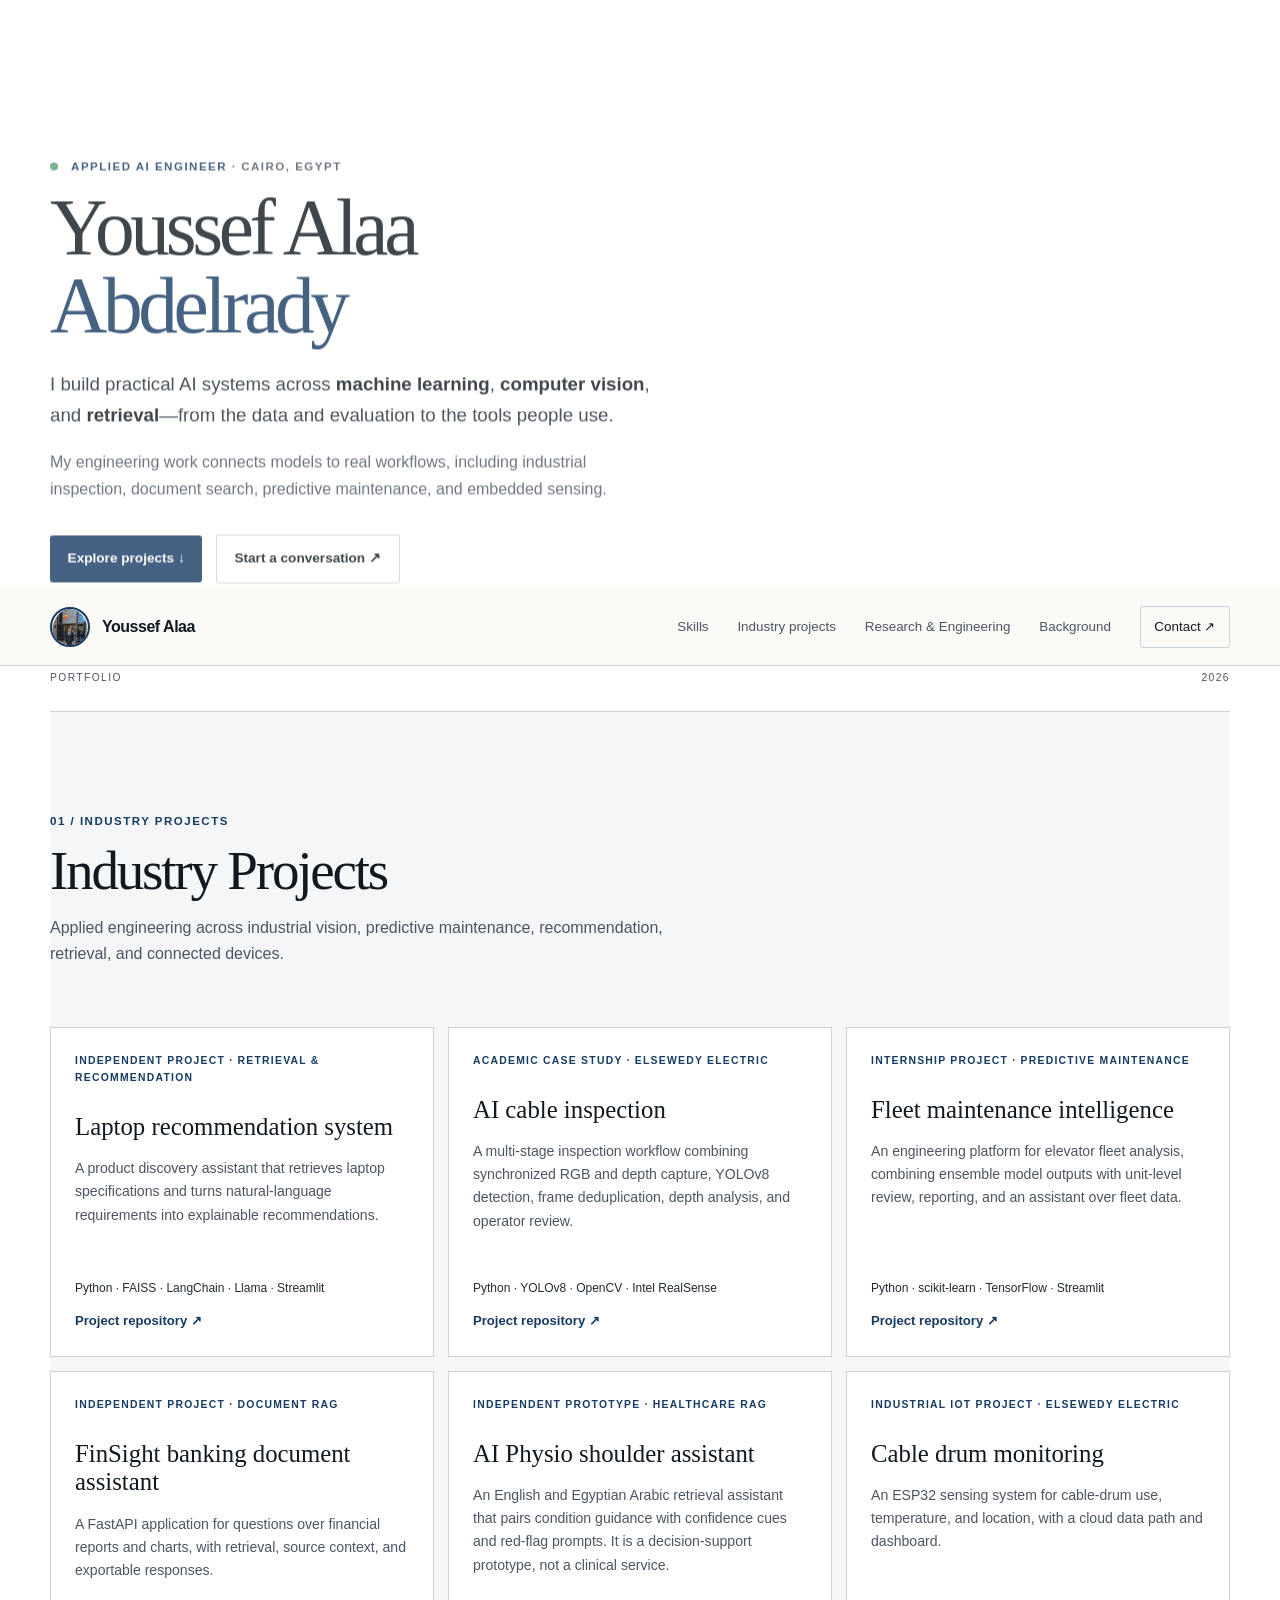
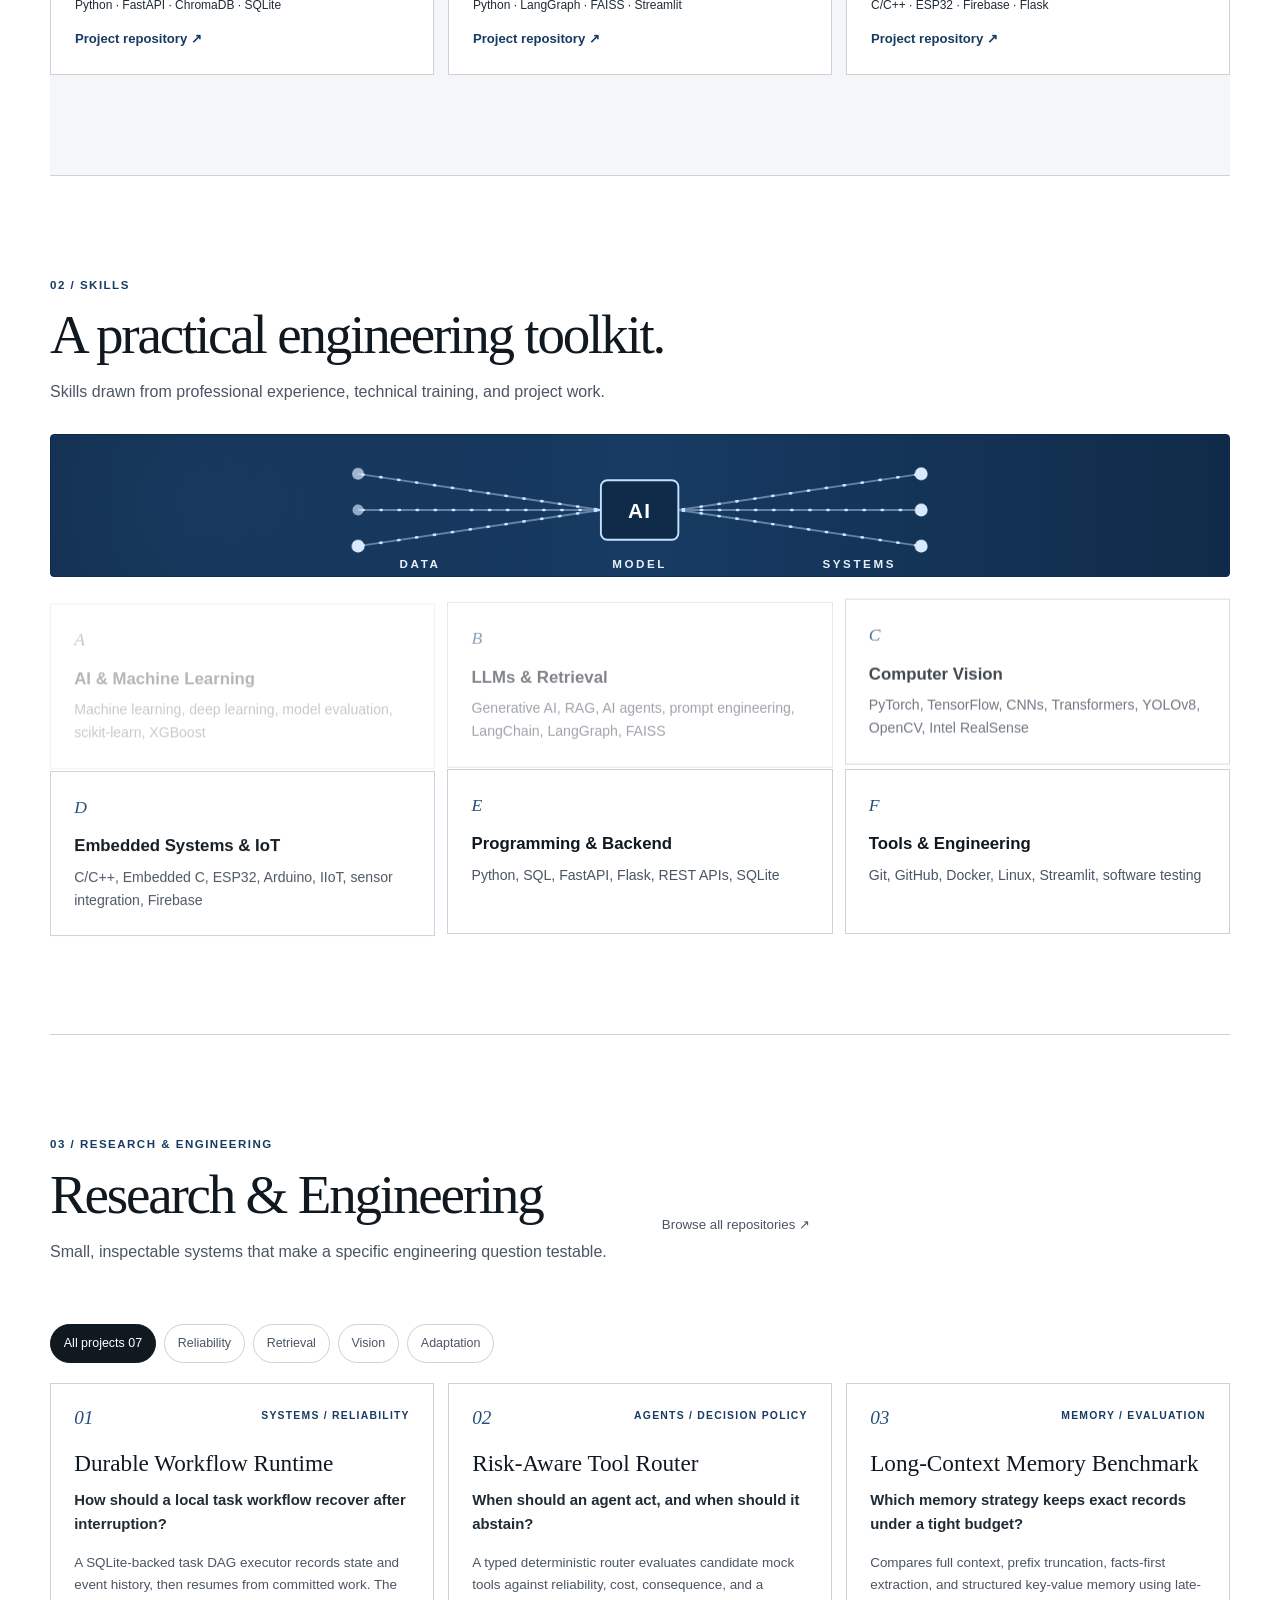
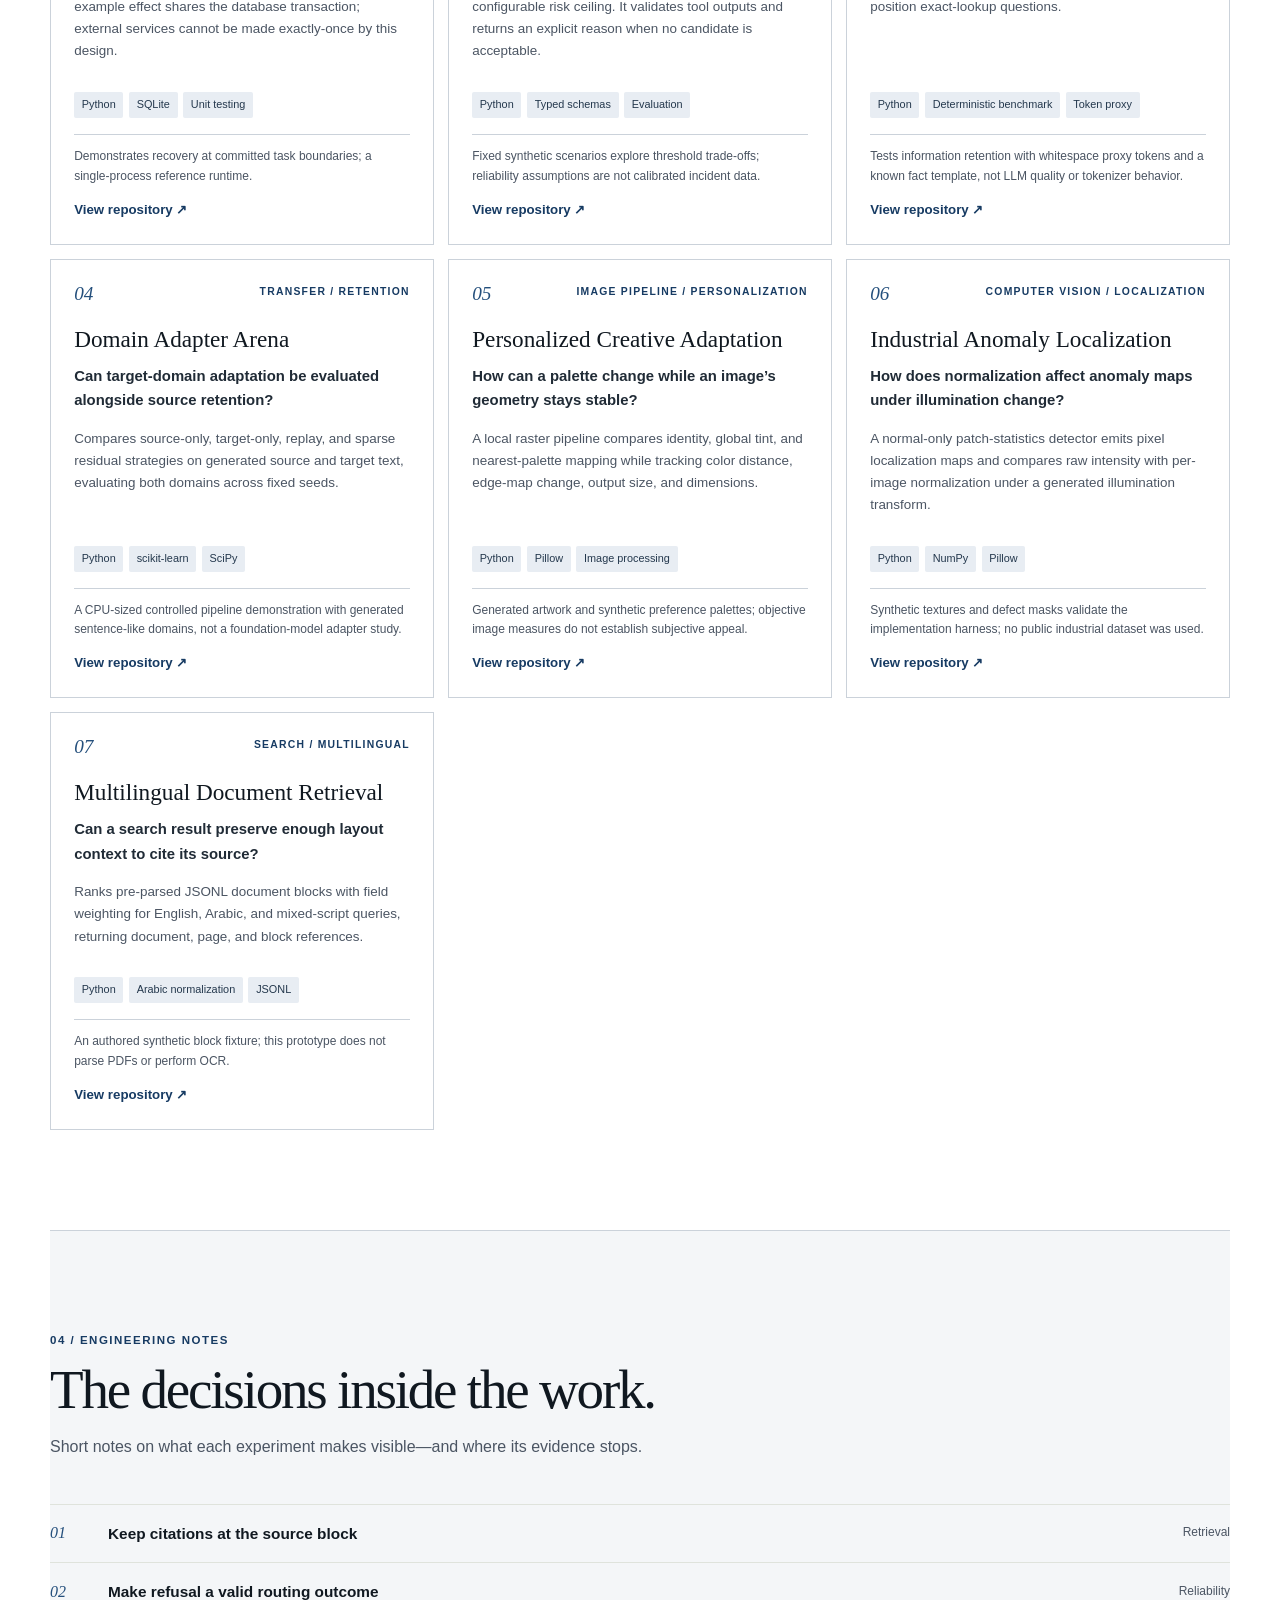
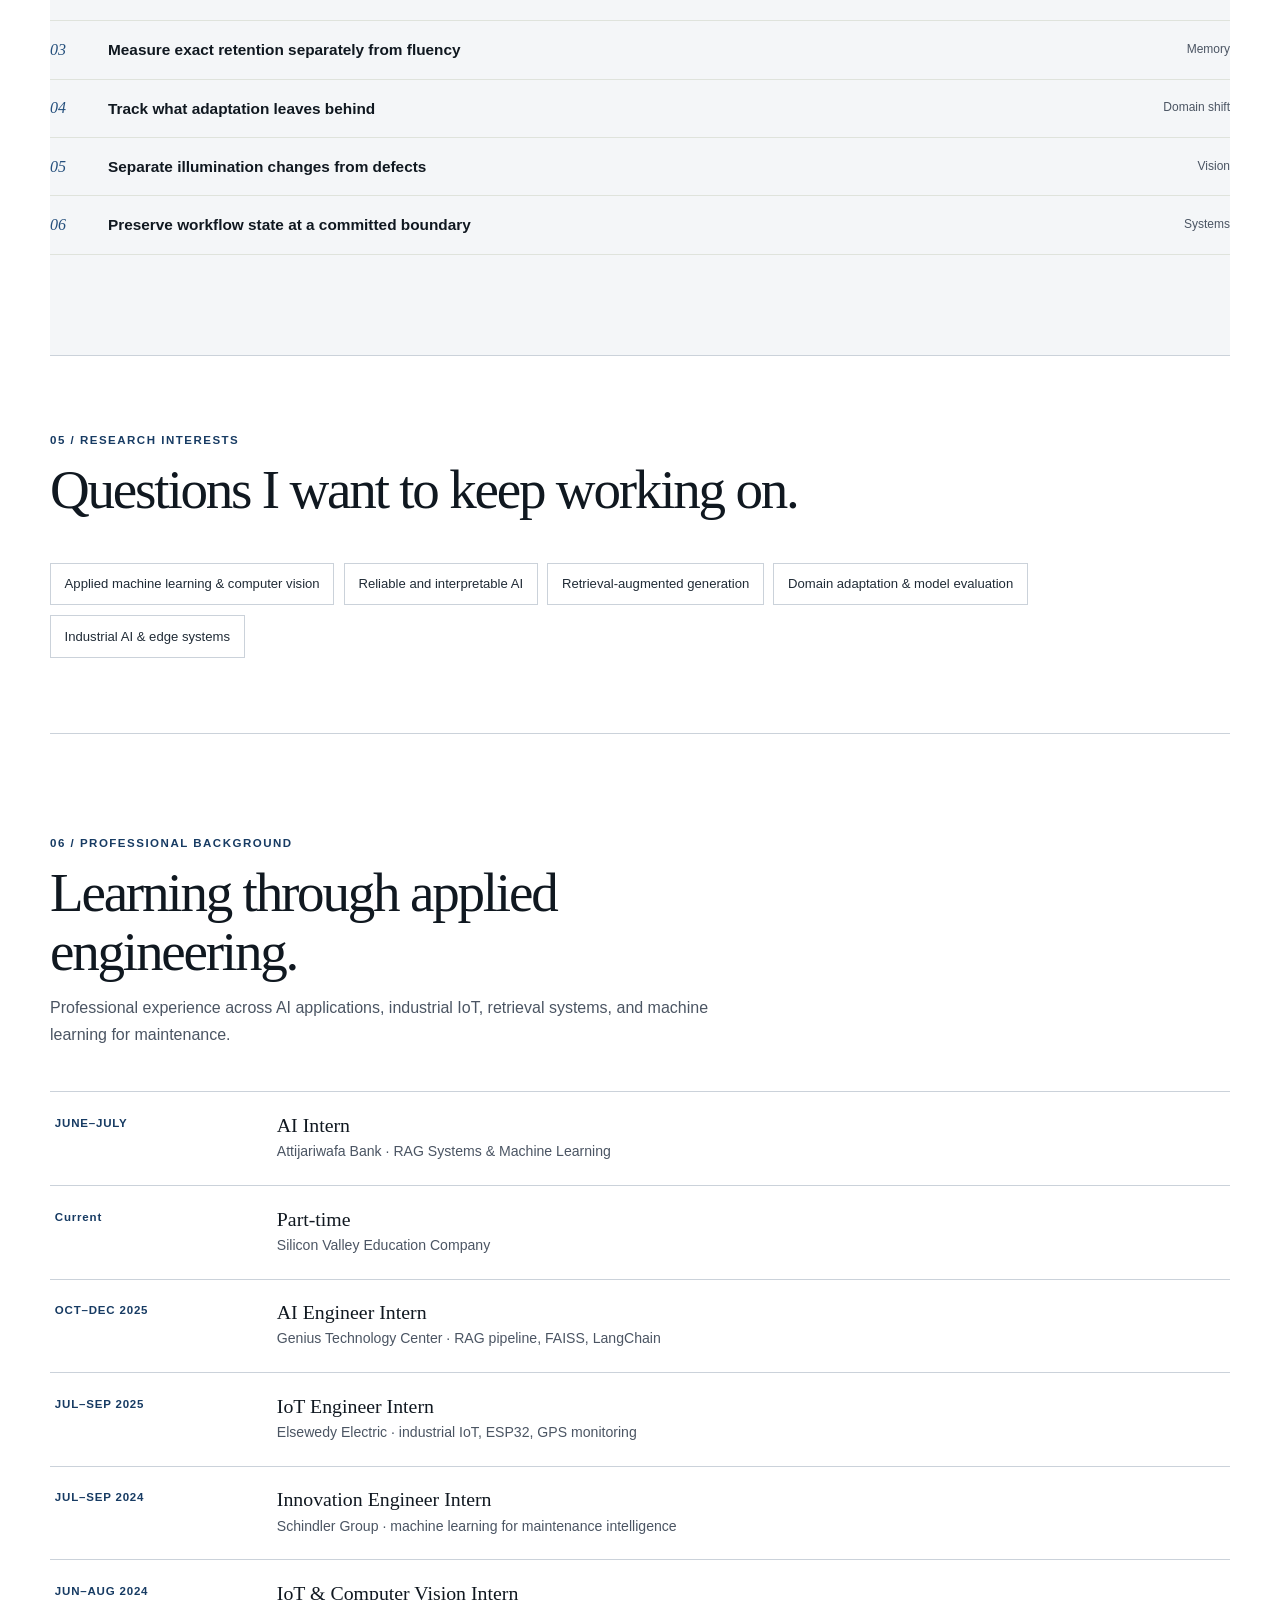
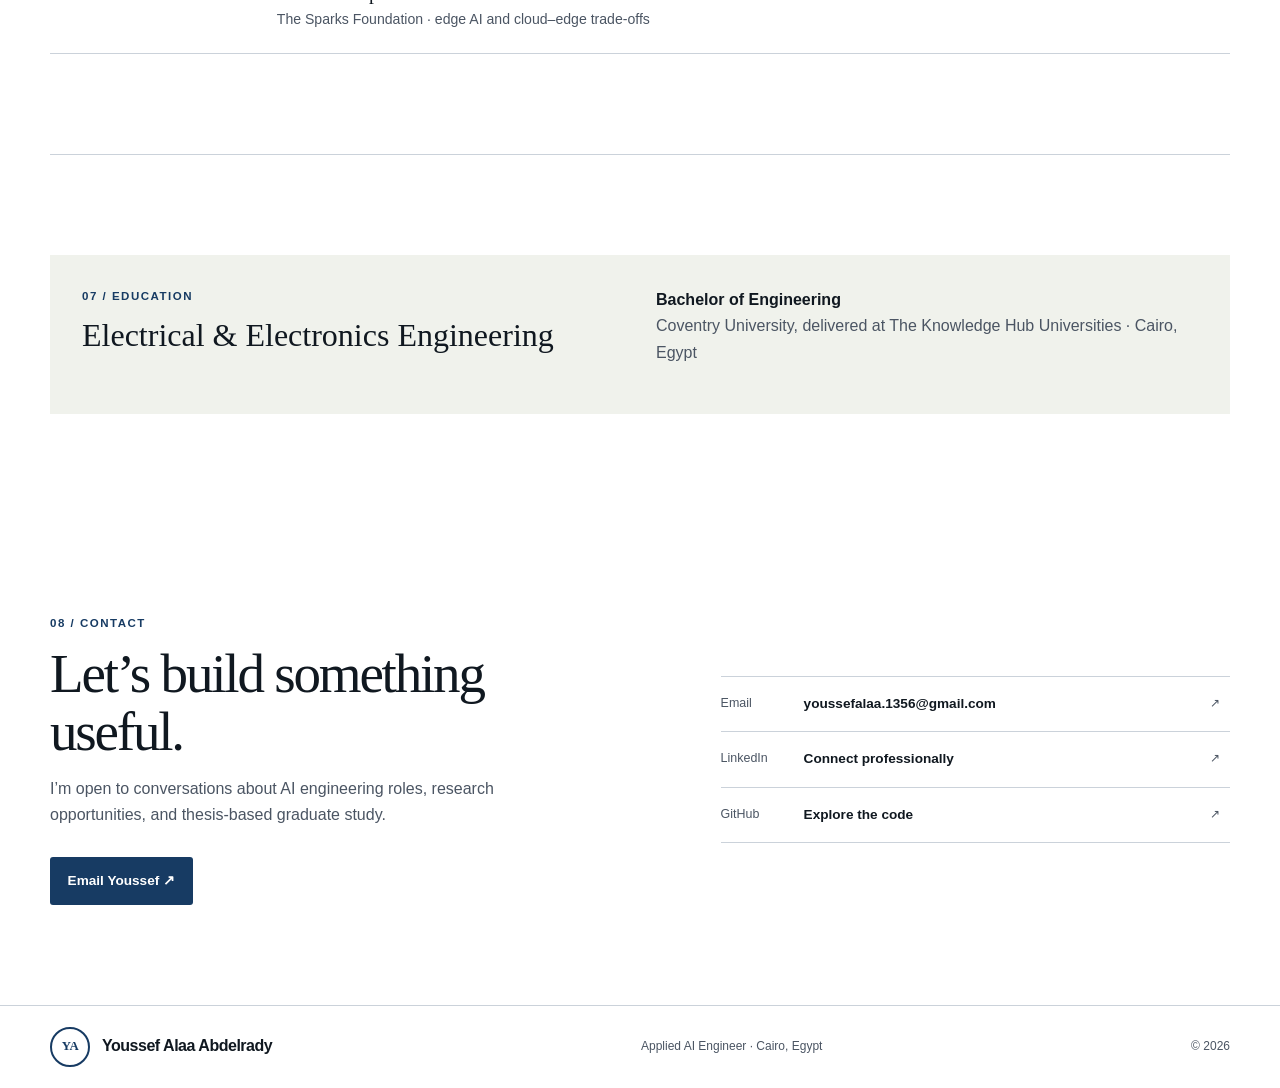
<file: projects.html>
<!doctype html>
<html lang="en">
<head>
  <meta charset="utf-8">
  <meta name="viewport" content="width=device-width, initial-scale=1">
  <meta name="robots" content="noindex,follow">
  <title>Projects · Youssef Alaa Abdelrady</title>
  <meta http-equiv="refresh" content="0;url=index.html#projects">
  <link rel="canonical" href="https://youssef-al-eng.github.io/#projects">
  <link rel="icon" href="favicon.svg?v=portfolio-v3" type="image/svg+xml">
  <link rel="stylesheet" href="style.css?v=portfolio-v3">
</head>
<body class="error-page">
  <main class="error-card">
    <p class="eyebrow">Youssef Alaa Abdelrady · Portfolio</p>
    <h1>Projects</h1>
    <p>This section is now part of the portfolio homepage.</p>
    <p><a class="button button-primary" href="index.html#projects">Continue to projects <span aria-hidden="true">↗</span></a></p>
  </main>
</body>
</html>
</file>
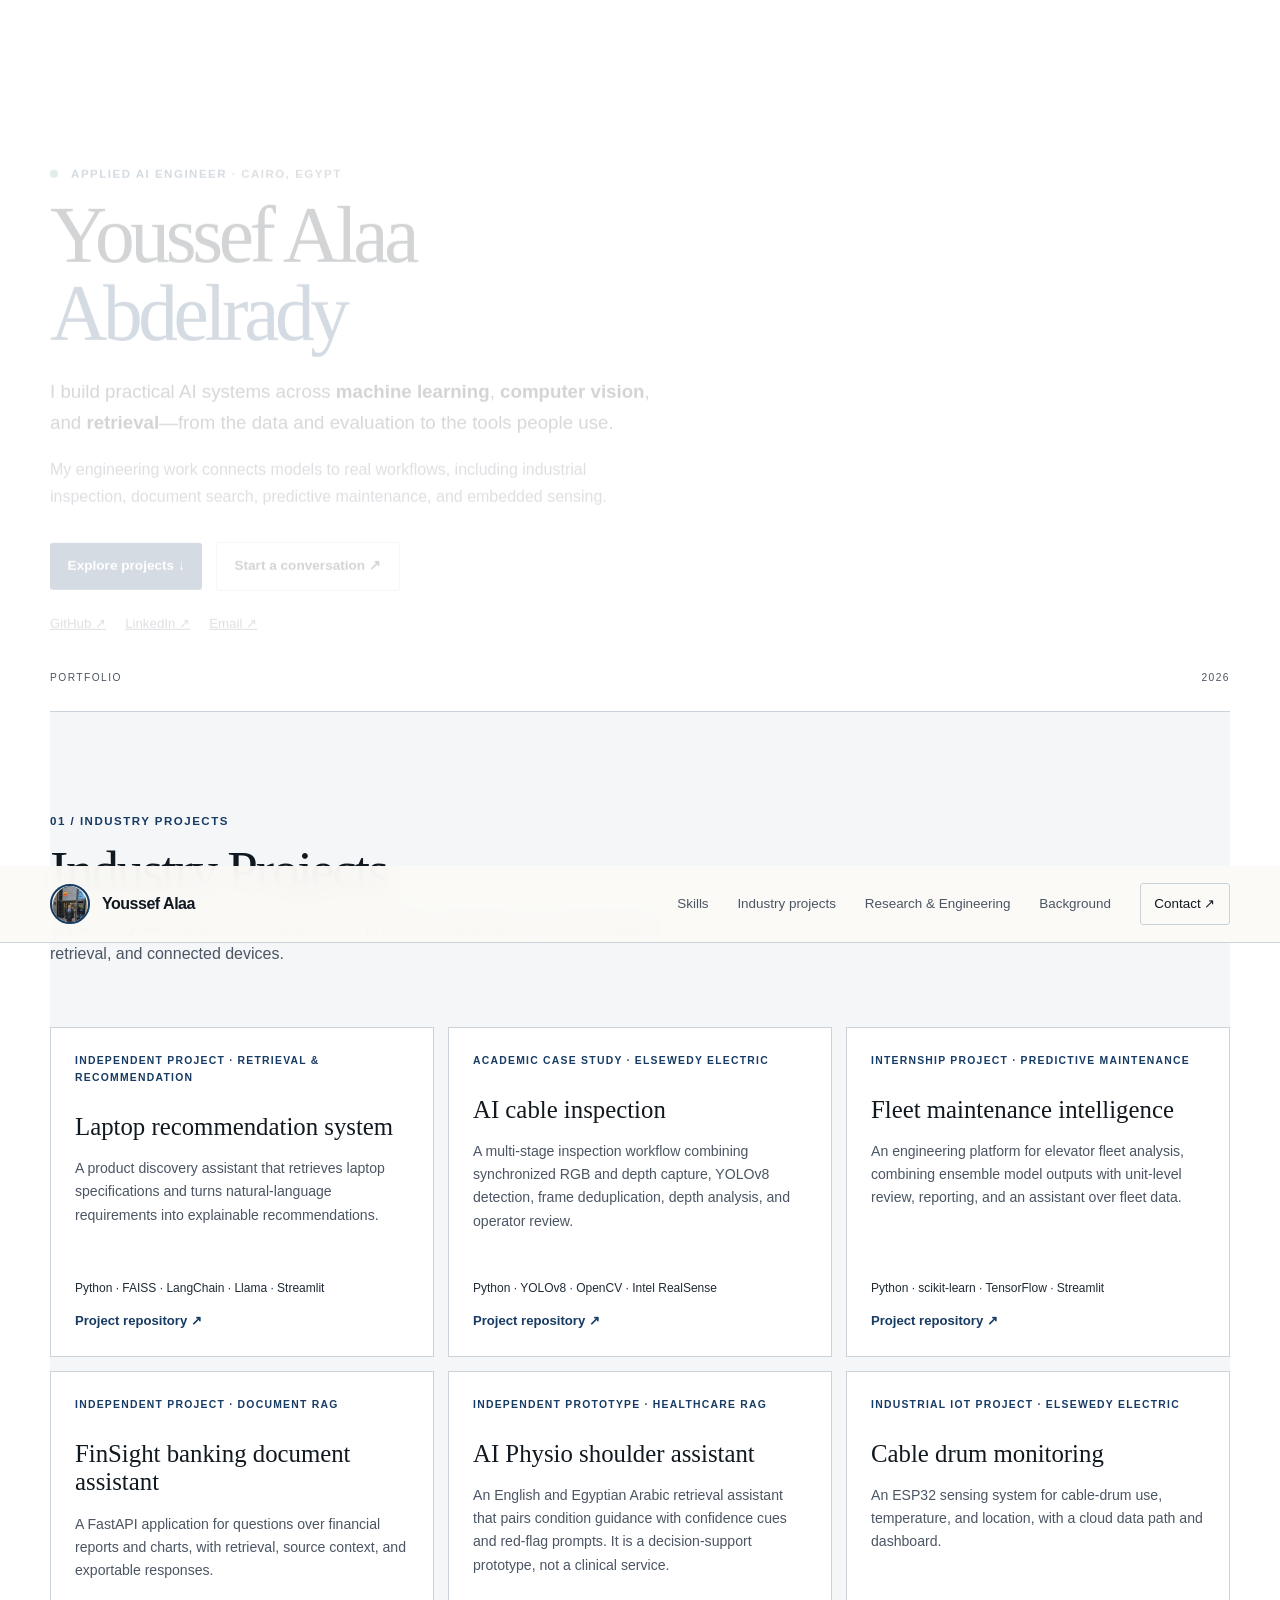
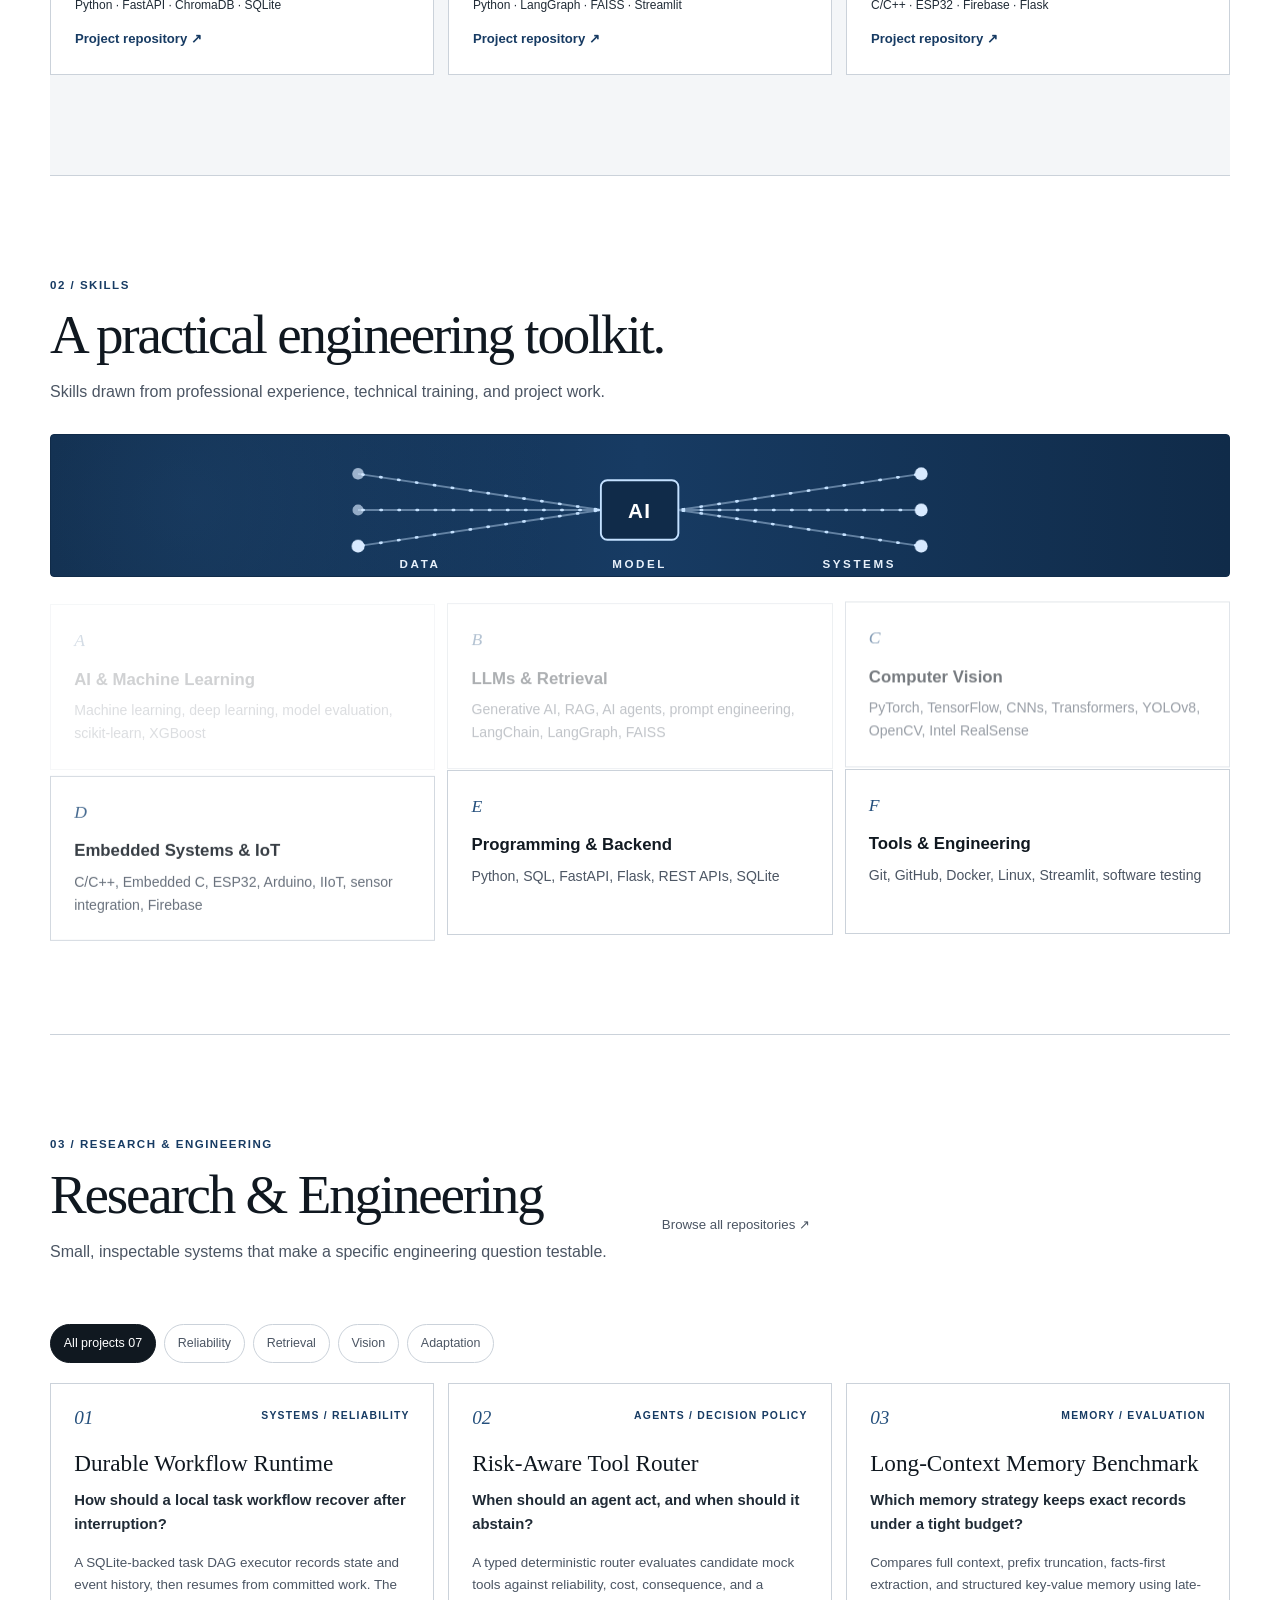
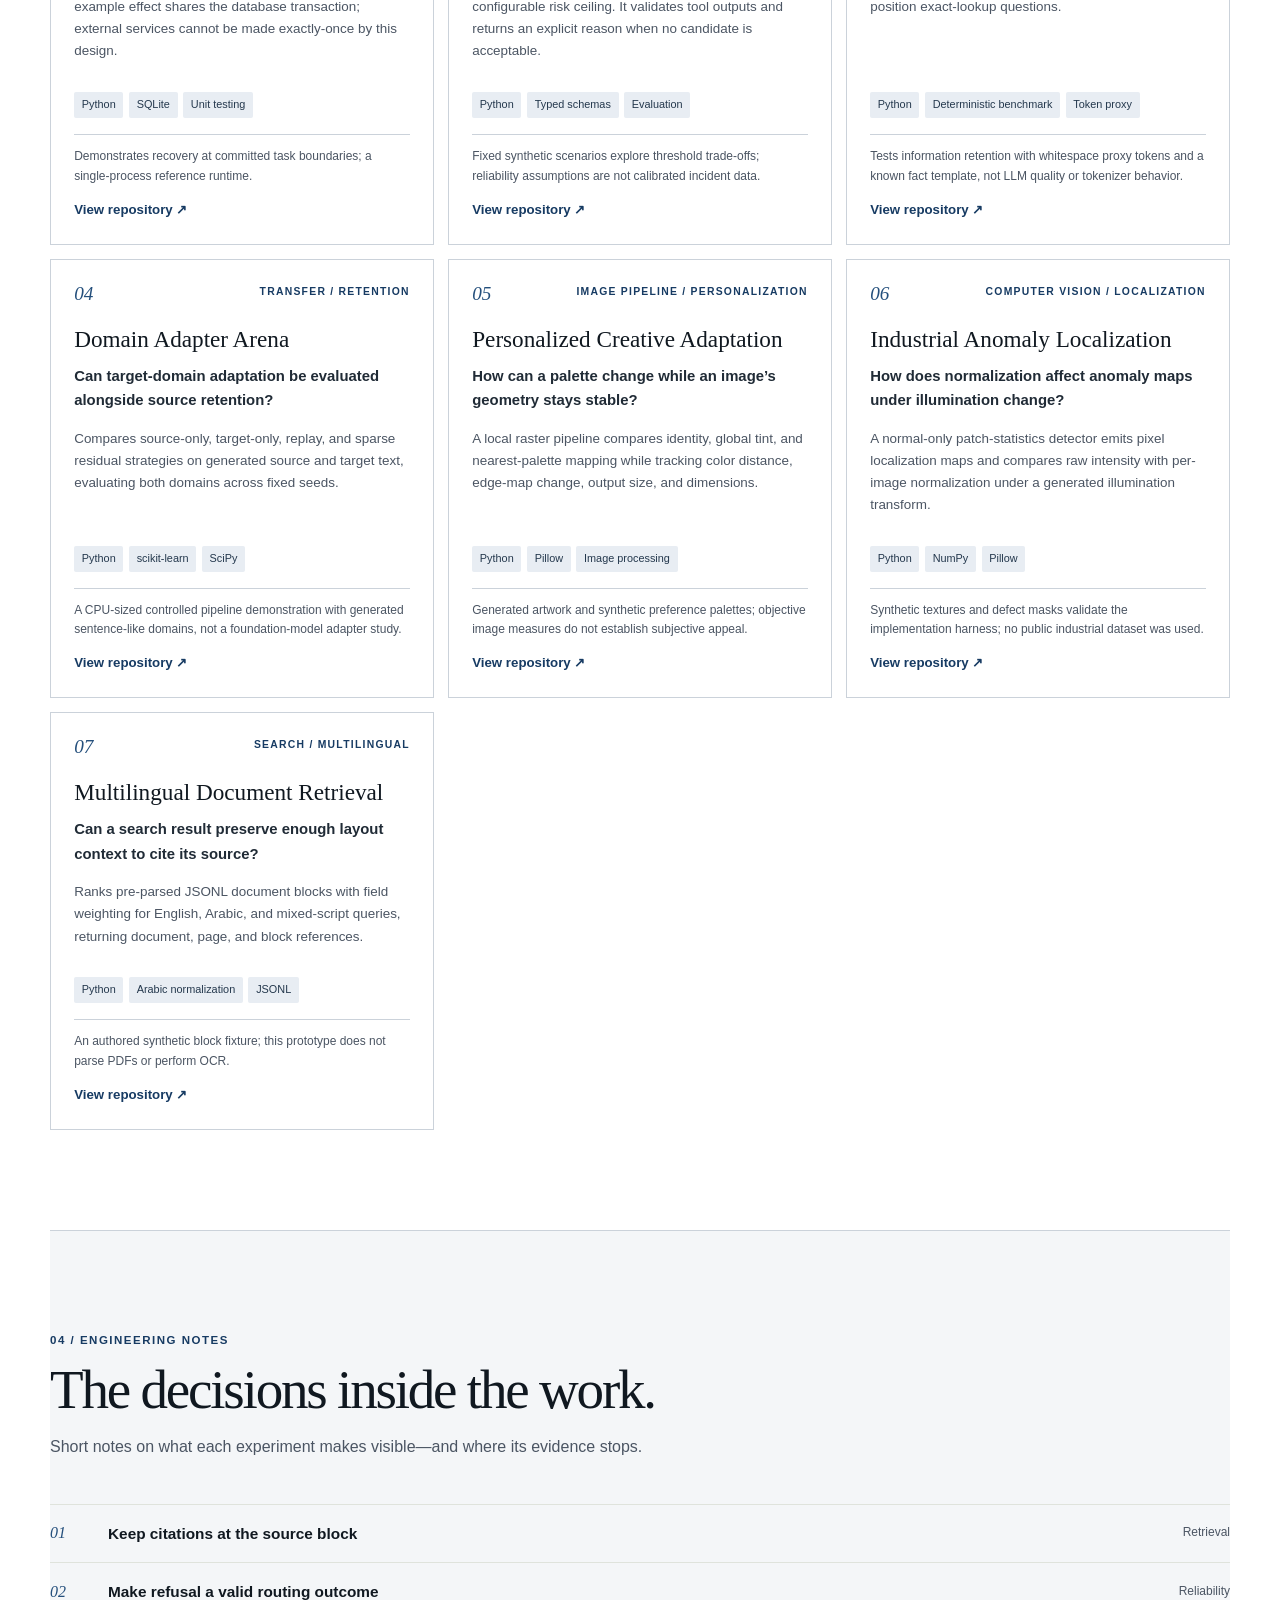
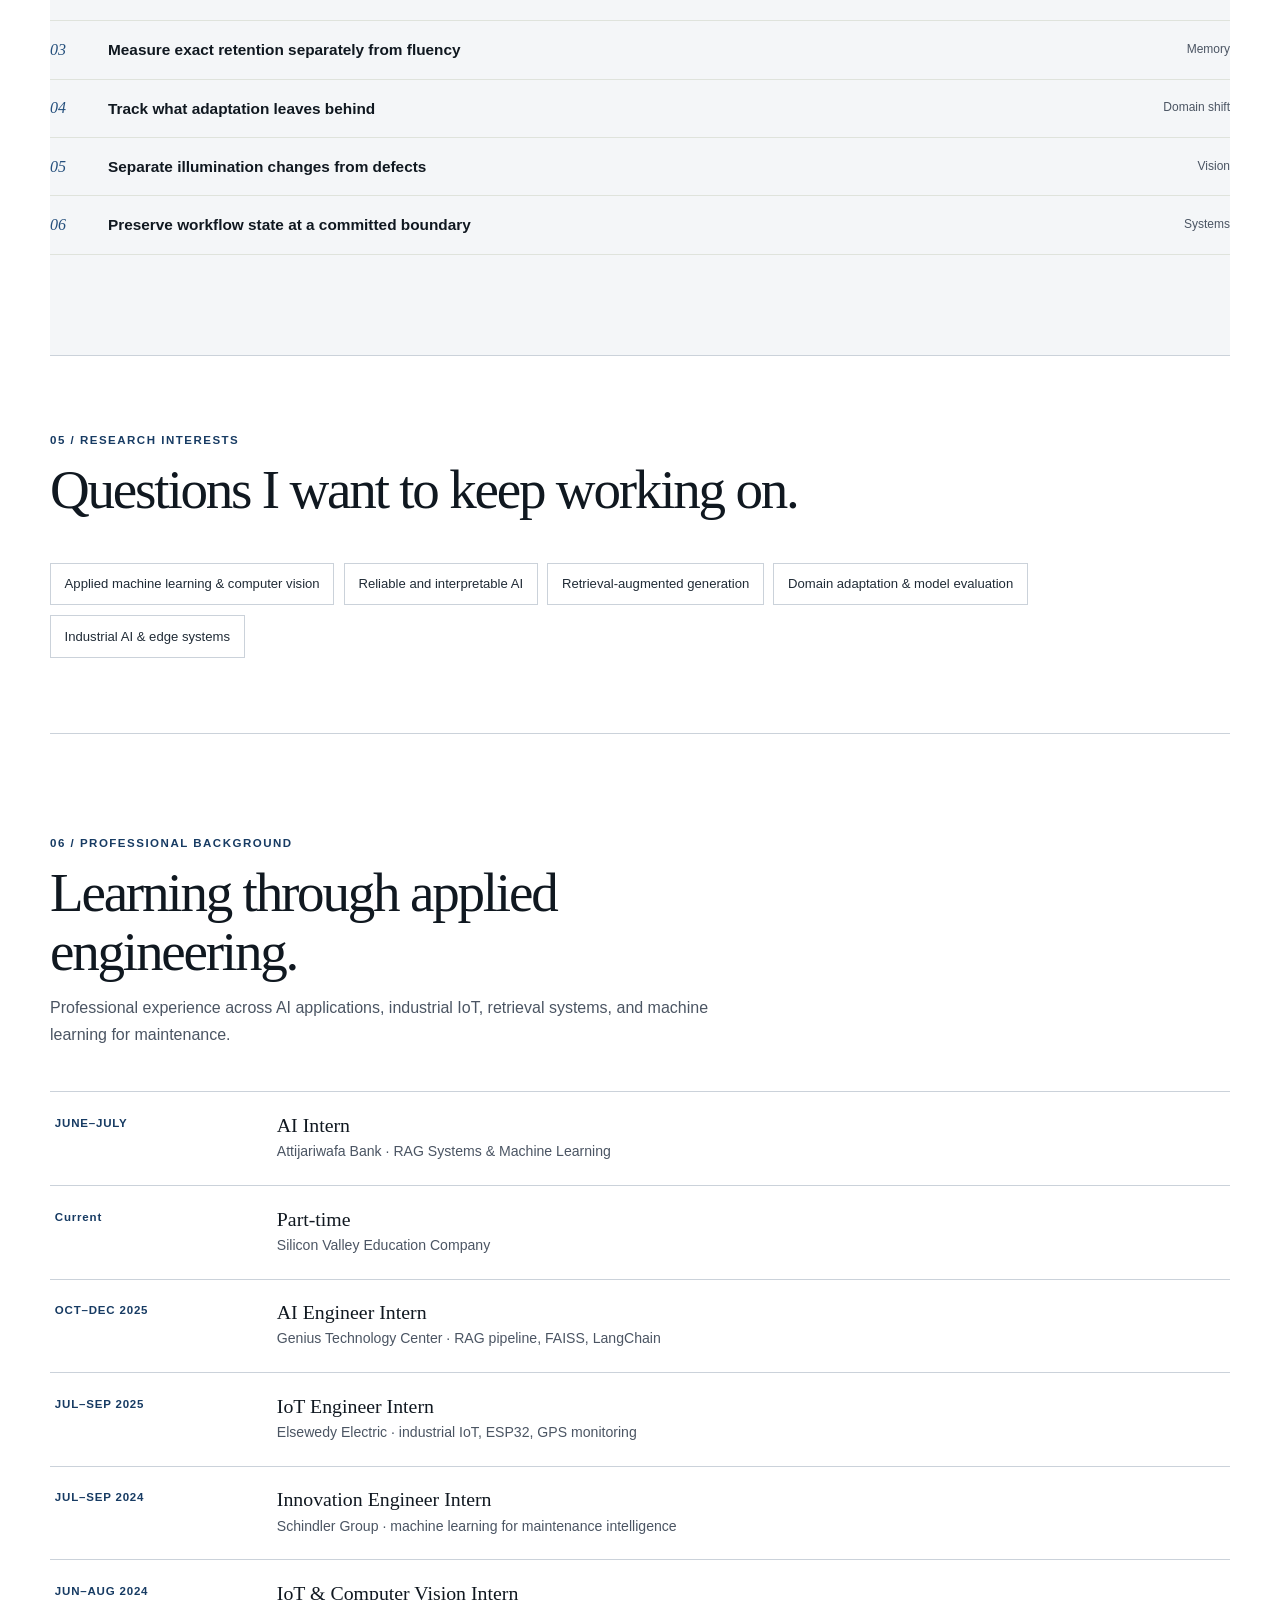
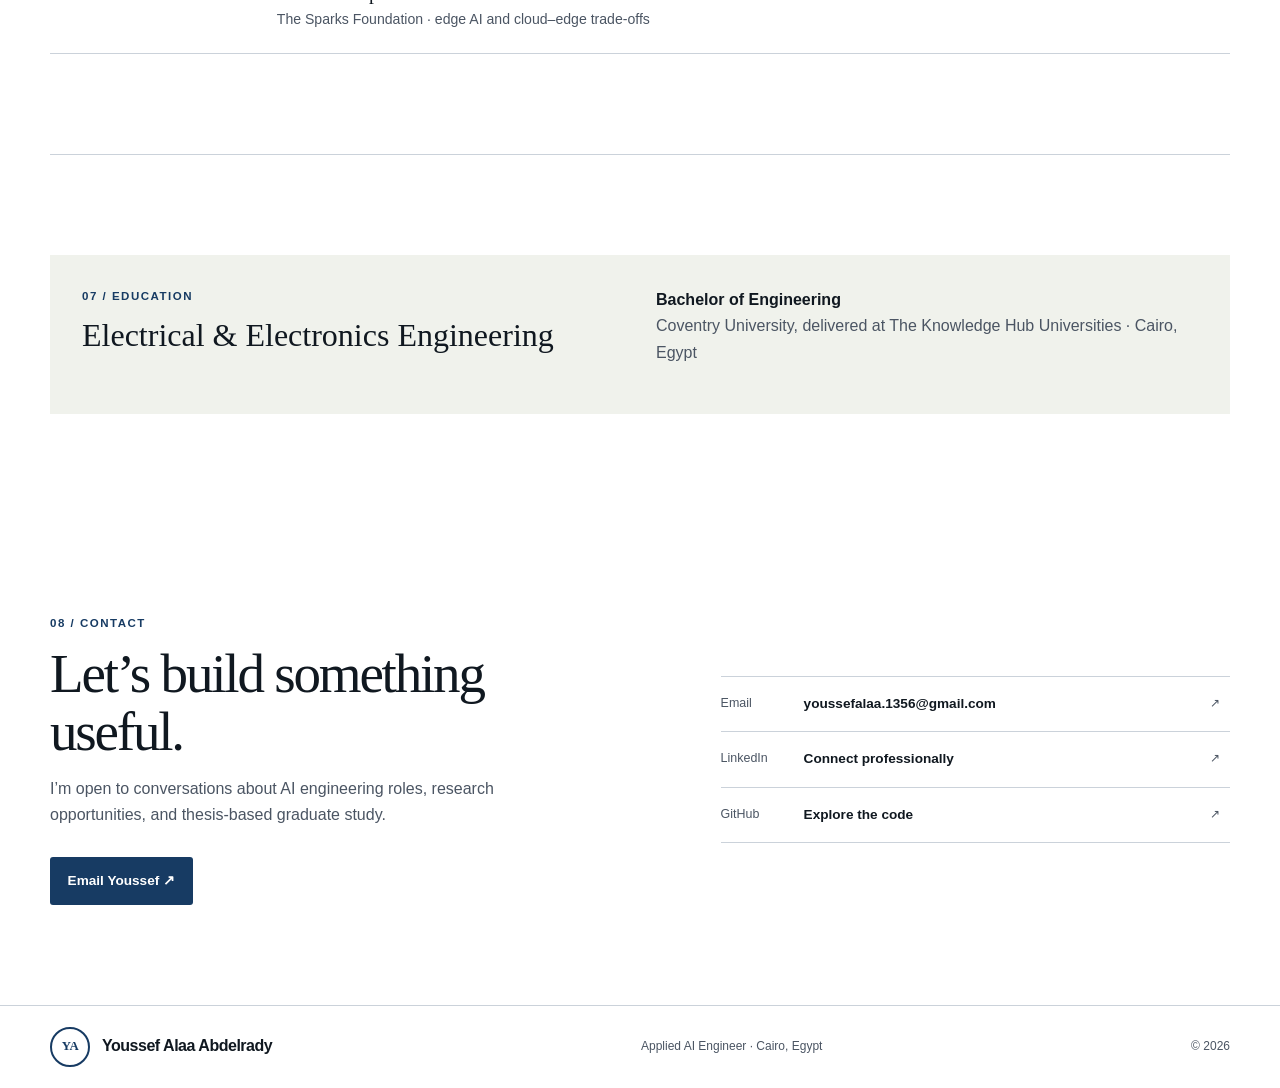
<file: research.html>
<!doctype html>
<html lang="en">
<head>
  <meta charset="utf-8">
  <meta name="viewport" content="width=device-width, initial-scale=1">
  <meta name="robots" content="noindex,follow">
  <title>Research · Youssef Alaa Abdelrady</title>
  <meta http-equiv="refresh" content="0;url=index.html#deep-dives">
  <link rel="canonical" href="https://youssef-al-eng.github.io/#deep-dives">
  <link rel="icon" href="favicon.svg?v=portfolio-v3" type="image/svg+xml">
  <link rel="stylesheet" href="style.css?v=portfolio-v3">
</head>
<body class="error-page">
  <main class="error-card">
    <p class="eyebrow">Youssef Alaa Abdelrady · Portfolio</p>
    <h1>Research</h1>
    <p>This section is now part of the portfolio homepage.</p>
    <p><a class="button button-primary" href="index.html#deep-dives">Continue to deep dives <span aria-hidden="true">↗</span></a></p>
  </main>
</body>
</html>
</file>
<file: style.css>
:root{color-scheme:light;--ink:#101820;--ink-2:#202b36;--paper:#fff;--white:#fff;--muted:#4b5563;--soft:#4b5563;--line:#cbd2da;--teal:#173b63;--teal-dark:#102b49;--amber:#244f7c;--max:1180px;--display:Georgia,"Times New Roman",serif;--body:Inter,"Aptos",-apple-system,BlinkMacSystemFont,"Segoe UI",sans-serif}
*{box-sizing:border-box}html{scroll-behavior:smooth;scroll-padding-top:90px}body{margin:0;background:var(--paper);color:var(--ink);font:16px/1.65 var(--body)}a{color:inherit}a:focus-visible,button:focus-visible,summary:focus-visible{outline:3px solid #244f7c;outline-offset:4px}.skip-link{position:absolute;left:1rem;top:-5rem;background:#fff;padding:.6rem 1rem;z-index:10}.skip-link:focus{top:1rem}.site-header{position:sticky;top:0;z-index:5;background:rgba(251,250,247,.94);backdrop-filter:blur(14px);border-bottom:1px solid var(--line)}.header-inner,.section-shell,.footer-inner{width:min(var(--max),calc(100% - 56px));margin-inline:auto}.header-inner{height:76px;display:flex;align-items:center;justify-content:space-between}.wordmark{display:flex;align-items:center;gap:.75rem;text-decoration:none;font-weight:700;letter-spacing:-.03em}.wordmark-mark{width:40px;height:40px;overflow:hidden;border:2px solid var(--teal);border-radius:50%;display:grid;place-items:center;color:var(--teal);font:600 .8rem var(--display);flex:none}.wordmark-mark img{display:block;width:100%;height:100%;object-fit:cover;object-position:50% 24%;border-radius:50%}.site-nav{display:flex;align-items:center;gap:1.8rem}.site-nav a{text-decoration:none;color:var(--muted);font-size:.84rem}.site-nav a:hover,.text-link:hover{color:var(--teal)}.site-nav a[aria-current="location"]{color:var(--ink);font-weight:700}.site-nav .nav-contact{border:1px solid var(--line);border-radius:3px;padding:.55rem .85rem;color:var(--ink)}.nav-toggle{display:none}.hero{min-height:620px;display:grid;grid-template-columns:minmax(0,1fr);align-items:center;padding-block:78px 86px;position:relative}.eyebrow{font-size:.72rem;letter-spacing:.13em;text-transform:uppercase;color:var(--teal);font-weight:700}.status-dot{display:inline-block;width:8px;height:8px;border-radius:50%;background:#5c9d76;margin-right:.55rem}.eyebrow-location{color:var(--soft)}h1,h2,h3,p{margin-top:0}h1{font:500 clamp(3rem,6.2vw,5.65rem)/.99 var(--display);letter-spacing:-.055em;max-width:700px;margin:.5rem 0 1.5rem}h1 span{display:block;color:var(--teal)}.hero-lede{font-size:1.17rem;max-width:620px;color:var(--ink-2)}.hero-lede strong{color:var(--ink)}.hero-support{color:var(--muted);max-width:570px}.hero-actions,.social-links{display:flex;align-items:center;gap:.85rem;flex-wrap:wrap}.hero-actions{margin:2rem 0 1.35rem}.button{padding:.78rem 1.1rem;border-radius:3px;text-decoration:none;font-size:.85rem;font-weight:650}.button-primary{background:var(--teal);color:white}.button-primary:hover{background:var(--teal-dark)}.button-quiet{border:1px solid var(--line);color:var(--ink)}.button-quiet:hover{border-color:var(--teal);color:var(--teal)}.social-links{gap:1.2rem}.social-links a,.text-link{font-size:.83rem;color:var(--muted)}.hero-visual{position:relative;min-height:500px;display:grid;place-items:center}.portrait-frame{position:relative;width:min(350px,77%);height:445px;background:#ebe8df;overflow:hidden;border-radius:180px 180px 3px 3px;box-shadow:0 25px 65px #26332c17}.portrait-frame img{width:100%;height:100%;object-fit:cover;object-position:50% 35%;transform:scale(1.14)}.portrait-index{position:absolute;bottom:1rem;left:1rem;color:#fff;text-shadow:0 1px 8px #000;font-size:.65rem;letter-spacing:.14em}.motion-code{position:absolute;right:-.5rem;top:23%;padding:1rem 1.2rem;border:1px solid #e2e5df;background:#ffffffdf;color:var(--teal);font: .77rem/1.8 ui-monospace,monospace;box-shadow:0 12px 35px #26332c0b;animation:float 6s ease-in-out infinite}.motion-code span{display:block}.motion-code i{position:absolute;width:5px;height:5px;border-radius:50%;background:#78a99a;animation:signal 3.5s ease-in-out infinite}.motion-code i:nth-of-type(1){left:-30px;top:15px}.motion-code i:nth-of-type(2){left:-54px;top:53px;animation-delay:.8s}.motion-code i:nth-of-type(3){left:-19px;bottom:8px;animation-delay:1.4s}.systems-diagram{width:100%;height:auto;position:absolute;inset:0;opacity:.12}.workflow-graphic{position:absolute;inset:0}.diagram-grid{fill:none;stroke:#8ea49a;stroke-width:.6}.diagram-line{fill:none;stroke:#357969;stroke-width:2;stroke-dasharray:5 7;animation:dash 16s linear infinite}.diagram-node{fill:#fff;stroke:#387b6a;stroke-width:2}.diagram-index,.diagram-label,.diagram-note{fill:#34584e;font-family:var(--body);text-anchor:middle}.diagram-index{font-size:14px}.diagram-label{font-size:10px;letter-spacing:1px}.diagram-note{font-size:12px}.visual-caption{position:absolute;bottom:8%;right:0;left:0;display:flex;justify-content:space-between;color:var(--soft);font-size:.65rem;letter-spacing:.12em}.hero-index{position:absolute;bottom:24px;left:0;right:0;display:flex;justify-content:space-between;color:#4b5563;font-size:.64rem;letter-spacing:.14em}.section-block{padding-block:100px;border-top:1px solid var(--line)}.section-heading{max-width:760px;margin-bottom:2.7rem}.section-heading h2,.contact-copy h2{font:500 clamp(2.2rem,4.3vw,3.8rem)/1.06 var(--display);letter-spacing:-.04em;margin:.35rem 0 .9rem}.section-intro{color:var(--muted);max-width:660px}.section-heading-row{display:flex;justify-content:space-between;align-items:end;gap:2rem}.text-link{text-decoration:none;white-space:nowrap;margin-bottom:2.8rem}.skills-grid{display:grid;grid-template-columns:repeat(3,1fr);gap:12px}.skills-card{background:var(--white);border:1px solid var(--line);padding:1.45rem;min-height:160px;transition:transform .25s,box-shadow .25s}.skills-card:hover,.applied-card:hover,.project-card:hover{transform:translateY(-4px);box-shadow:0 15px 38px #26332c0d}.card-index{font:italic 1.1rem var(--display);color:var(--amber)}.skills-card h3{font-size:1.05rem;margin:.7rem 0 .35rem}.skills-card p{font-size:.88rem;color:var(--muted);margin:0}.applied-section{background:#f4f6f8}.applied-grid{display:grid;grid-template-columns:repeat(3,1fr);gap:14px}.applied-card{background:#fff;border:1px solid var(--line);padding:1.5rem;min-height:290px;display:flex;flex-direction:column;transition:transform .25s,box-shadow .25s}.applied-card:first-child,.applied-card:nth-child(2){grid-column:span 1;min-height:330px}.work-label,.project-type{font-size:.65rem;letter-spacing:.12em;color:var(--teal);font-weight:700}.applied-card h3{font:500 1.55rem/1.15 var(--display);margin:1rem 0}.applied-card p:not(.work-label){color:var(--muted);font-size:.88rem}.applied-card .tags{font-size:.75rem!important;color:var(--ink-2)!important;margin-top:auto}.applied-card a{color:var(--teal);font-size:.82rem;text-decoration:none;font-weight:650}.projects-section{background:#fff}.project-filters{display:flex;gap:.5rem;flex-wrap:wrap;margin-bottom:1.25rem}.project-filters button{font:inherit;font-size:.78rem;border:1px solid var(--line);background:transparent;padding:.5rem .8rem;border-radius:99px;color:var(--muted);cursor:pointer}.project-filters button[aria-pressed=true]{background:var(--ink);color:#fff;border-color:var(--ink)}.project-filters button span{opacity:1}.project-filters button:hover{border-color:var(--teal);color:var(--ink)}.project-grid{display:grid;grid-template-columns:repeat(3,1fr);gap:14px}.project-card{border:1px solid var(--line);padding:1.45rem;background:var(--paper);min-height:385px;display:flex;flex-direction:column;transition:transform .25s,box-shadow .25s}.project-topline{display:flex;justify-content:space-between;gap:.5rem}.project-number{font:italic 1.2rem var(--display);color:var(--amber)}.project-card h3{font:500 1.45rem/1.12 var(--display);margin:1.3rem 0 .75rem}.project-question{font-weight:650;color:var(--ink-2);font-size:.93rem}.project-card>p:not(.project-question){font-size:.84rem;color:var(--muted)}.tag-list{display:flex;flex-wrap:wrap;gap:.35rem;margin-top:auto;padding:1rem 0}.tag-list span{background:#e8edf3;color:#24384d;border-radius:2px;padding:.25rem .48rem;font-size:.68rem}.evidence-note{border-top:1px solid var(--line);padding-top:.75rem;font-size:.75rem!important}.project-link{color:var(--teal);text-decoration:none;font-weight:650;font-size:.83rem}.filter-status{position:absolute;clip:rect(0 0 0 0);clip-path:inset(50%)}.deep-dive-section{background:#f4f6f8}.deep-dive-list details{border-top:1px solid #dfe3dc;padding:1rem 0}.deep-dive-list details:last-child{border-bottom:1px solid #dfe3dc}.deep-dive-list summary{display:grid;grid-template-columns:42px 1fr auto;gap:1rem;align-items:center;cursor:pointer;list-style:none}.deep-dive-list summary::-webkit-details-marker{display:none}.deep-dive-list summary>span:first-child{color:var(--amber);font:italic 1rem var(--display)}.deep-dive-list summary strong{font-size:.96rem}.summary-domain{font-size:.75rem;color:var(--muted)}.deep-dive-list details p{margin:1rem 0 0 58px;color:var(--muted);max-width:850px;font-size:.9rem}.interests-section{padding-block:75px}.interest-list{display:flex;flex-wrap:wrap;gap:.6rem}.interest-list span{border:1px solid var(--line);padding:.6rem .85rem;background:#fff;font-size:.82rem;color:var(--ink-2)}.timeline{border-top:1px solid var(--line)}.timeline-row{display:grid;grid-template-columns:190px 1fr;gap:2rem;padding:1.35rem .3rem;border-bottom:1px solid var(--line)}.timeline-date{font-size:.72rem;color:var(--teal);font-weight:700;letter-spacing:.07em}.timeline-row h3{font:500 1.24rem var(--display);margin:0 0 .2rem}.timeline-row p{color:var(--muted);margin:0;font-size:.88rem}.education-panel{display:grid;grid-template-columns:1fr 1fr;gap:2rem;background:#f0f2ec;padding:2rem}.education-panel h2{font:500 2rem/1.1 var(--display);margin:0}.degree-name{font-weight:700;margin:0}.education-panel p:last-child{color:var(--muted)}.contact-section{display:grid;grid-template-columns:1.1fr .9fr;gap:3rem;padding-block:100px}.contact-copy h2{max-width:550px}.contact-copy>p:not(.eyebrow){color:var(--muted);max-width:480px}.contact-copy .button{display:inline-block;margin-top:.8rem}.contact-links{align-self:center;border-top:1px solid var(--line)}.contact-links a{display:grid;grid-template-columns:75px 1fr 20px;gap:.5rem;padding:1rem 0;border-bottom:1px solid var(--line);text-decoration:none}.contact-links span{color:var(--muted);font-size:.78rem}.contact-links strong{font-size:.85rem;font-weight:600;overflow-wrap:anywhere}.site-footer{border-top:1px solid var(--line)}.footer-inner{min-height:82px;display:flex;justify-content:space-between;align-items:center;gap:1rem}.footer-inner>span{font-size:.75rem;color:var(--muted)}
@keyframes dash{to{stroke-dashoffset:-180}}@keyframes float{50%{transform:translateY(-7px)}}@keyframes signal{0%,100%{opacity:.35;transform:scale(.7)}50%{opacity:1;transform:scale(1.4)}}
@media(max-width:900px){.header-inner,.section-shell,.footer-inner{width:min(var(--max),calc(100% - 40px))}.hero{grid-template-columns:minmax(0,1fr);min-height:560px}.project-grid{grid-template-columns:repeat(2,1fr)}.applied-grid{grid-template-columns:repeat(2,1fr)}.skills-grid{grid-template-columns:repeat(2,1fr)}}
@media(max-width:760px){.nav-toggle{display:grid;gap:5px;border:0;background:none;padding:10px}.nav-toggle span{display:block;width:22px;height:1px;background:var(--ink)}.site-nav{display:none;position:absolute;top:75px;left:0;right:0;background:var(--paper);border-bottom:1px solid var(--line);padding:1rem 18px 1.4rem;align-items:stretch;gap:.25rem;flex-direction:column}.site-nav.is-open{display:flex}.site-nav a{padding:.6rem;min-height:44px;display:flex;align-items:center}}
@media (max-width:600px){html{scroll-padding-top:72px}.header-inner,.section-shell,.footer-inner{width:calc(100% - 36px)}.header-inner{height:68px}.wordmark{font-size:.88rem}.nav-toggle{display:grid;gap:5px;border:0;background:none;padding:10px}.nav-toggle span{display:block;width:22px;height:1px;background:var(--ink)}.site-nav{display:none;position:absolute;top:67px;left:0;right:0;background:var(--paper);border-bottom:1px solid var(--line);padding:1rem 18px 1.4rem;align-items:stretch;gap:.25rem;flex-direction:column}.site-nav.is-open{display:flex}.site-nav a{padding:.6rem;min-height:44px;display:flex;align-items:center}.hero{display:block;min-height:0;padding-block:58px 45px}.hero-copy{max-width:760px}.motion-code{right:0;top:15%;font-size:.66rem}.systems-diagram{display:none}.visual-caption{bottom:0}.hero-index{position:static;margin-top:1.5rem}.hero h1{font-size:clamp(3rem,14vw,4rem)}.hero-lede{font-size:1rem}.section-block{padding-block:68px}.section-heading h2,.contact-copy h2{font-size:2.5rem}.section-heading-row{display:block}.text-link{display:inline-block;margin:0}.skills-grid,.project-grid,.applied-grid{grid-template-columns:1fr}.applied-card,.project-card{min-height:0!important;grid-column:auto!important}.timeline-row{grid-template-columns:1fr;gap:.35rem;padding:1rem .1rem}.education-panel,.contact-section{grid-template-columns:1fr;gap:1.25rem}.education-panel{padding:1.3rem}.contact-section{padding-block:70px}.deep-dive-list summary{grid-template-columns:30px 1fr;gap:.6rem}.summary-domain{grid-column:2}.deep-dive-list details p{margin-left:38px}.footer-inner{padding-block:1rem;flex-wrap:wrap}.footer-inner>span{font-size:.68rem}}
@media(prefers-reduced-motion:reduce){html{scroll-behavior:auto}*,*::before,*::after{animation-duration:.01ms!important;animation-iteration-count:1!important;scroll-behavior:auto!important;transition-duration:.01ms!important}}

/* Small, nonessential motion for the opening and skills cards. */
.js .hero-copy{animation:hero-enter .65s cubic-bezier(.2,.7,.2,1) both}
.skills-card{position:relative;overflow:hidden;transition:transform .25s ease,box-shadow .25s ease,border-color .25s ease}
.skills-card::before{content:"";position:absolute;inset:0 0 auto;height:3px;background:var(--teal);transform:scaleX(0);transform-origin:left;transition:transform .25s ease}
.skills-card:hover,.skills-card:focus-within{border-color:#91a4b8}
.skills-card:hover::before,.skills-card:focus-within::before{transform:scaleX(1)}
.js.reveal-ready .skills-card.reveal{opacity:0;transform:translateY(14px);transition:opacity .5s ease,transform .5s cubic-bezier(.2,.7,.2,1),box-shadow .25s ease,border-color .25s ease}
.js.reveal-ready .skills-card.reveal.is-visible{opacity:1;transform:translateY(0)}
.js.reveal-ready .skills-card.reveal.is-visible:hover,.js.reveal-ready .skills-card.reveal.is-visible:focus-within{transform:translateY(-4px);box-shadow:0 15px 38px #26332c0d}
.js.reveal-ready .skills-card.reveal:nth-child(2){transition-delay:.06s}
.js.reveal-ready .skills-card.reveal:nth-child(3){transition-delay:.12s}
.js.reveal-ready .skills-card.reveal:nth-child(4){transition-delay:.18s}
.js.reveal-ready .skills-card.reveal:nth-child(5){transition-delay:.24s}
.js.reveal-ready .skills-card.reveal:nth-child(6){transition-delay:.3s}
@keyframes hero-enter{from{opacity:0;transform:translateY(12px)}to{opacity:1;transform:translateY(0)}}
@media(prefers-reduced-motion:reduce){.js .hero-copy{animation:none}.js.reveal-ready .skills-card.reveal{opacity:1;transform:none;transition:none}}
.skills-network{margin:-.9rem 0 14px;padding:.8rem 1.4rem .25rem;overflow:hidden;border:1px solid #102b49;border-radius:4px;background-color:#102b49;background-image:radial-gradient(circle at 12% 48%,#244f7c55 0,transparent 35%),linear-gradient(90deg,#102b49,#173b63 50%,#102b49)}
.skills-network svg{display:block;width:100%;height:124px;overflow:visible}
.network-wire{fill:none;stroke:#8da9c8;stroke-width:1.5;stroke-opacity:.65}
.network-flow{fill:none;stroke:#c4e1ff;stroke-width:2;stroke-dasharray:1 13;stroke-linecap:round;animation:data-flow 2.2s linear infinite}
.network-node{fill:#d8eaff;transform-box:fill-box;transform-origin:center;animation:network-pulse 2.4s ease-in-out infinite}
.network-node:nth-of-type(2){animation-delay:.25s}.network-node:nth-of-type(3){animation-delay:.5s}.network-node:nth-of-type(4){animation-delay:.75s}.network-node:nth-of-type(5){animation-delay:1s}.network-node:nth-of-type(6){animation-delay:1.25s}
.network-core{fill:#102b49;stroke:#c4e1ff;stroke-width:1.5}
.network-core-label{fill:#fff;font:700 16px var(--body);letter-spacing:1px}
.network-label{fill:#e8f1fb;font:700 9px var(--body);letter-spacing:2px}
@keyframes data-flow{to{stroke-dashoffset:-28}}
@keyframes network-pulse{0%,100%{opacity:.65;transform:scale(.85)}50%{opacity:1;transform:scale(1.3)}}
@media(max-width:600px){.skills-network{margin:-.6rem 0 12px;padding:.45rem .65rem .15rem}.skills-network svg{height:86px}}
@media(prefers-reduced-motion:reduce){.network-flow,.network-node{animation:none}}
</file>
